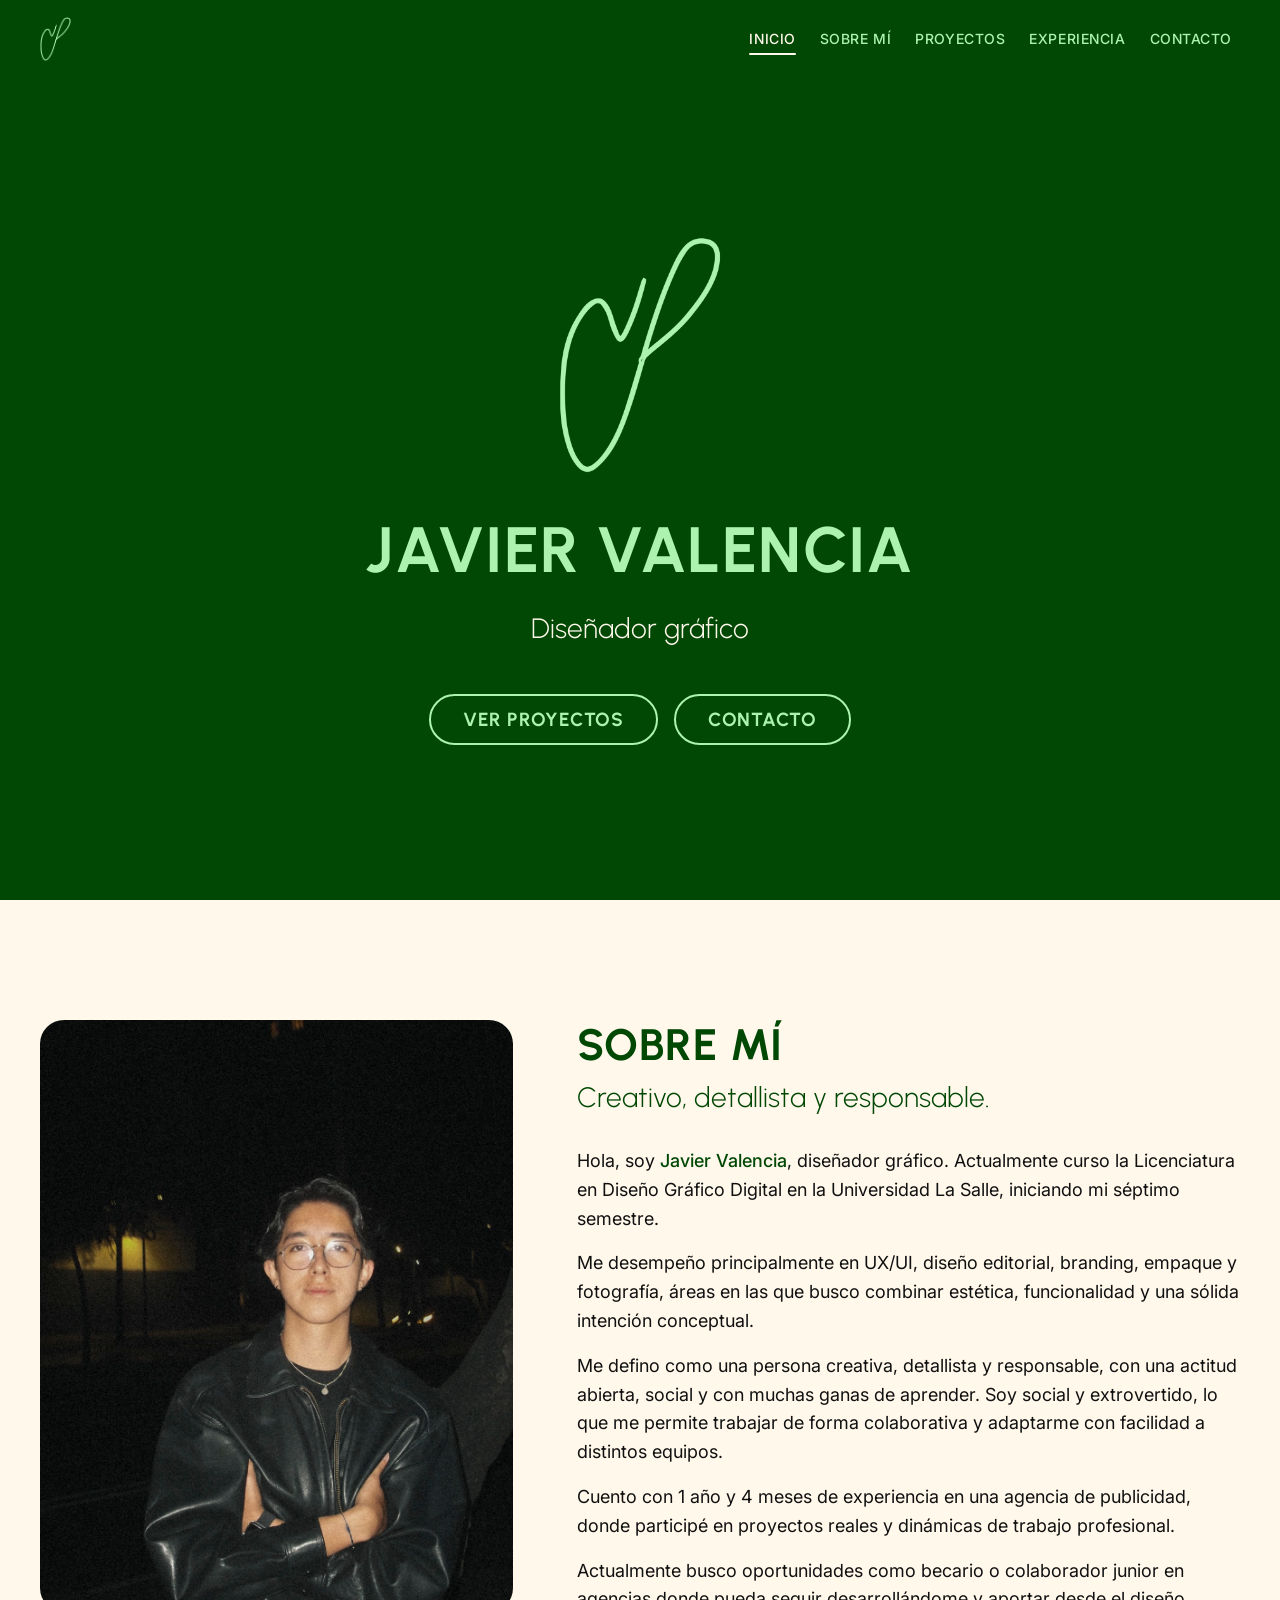
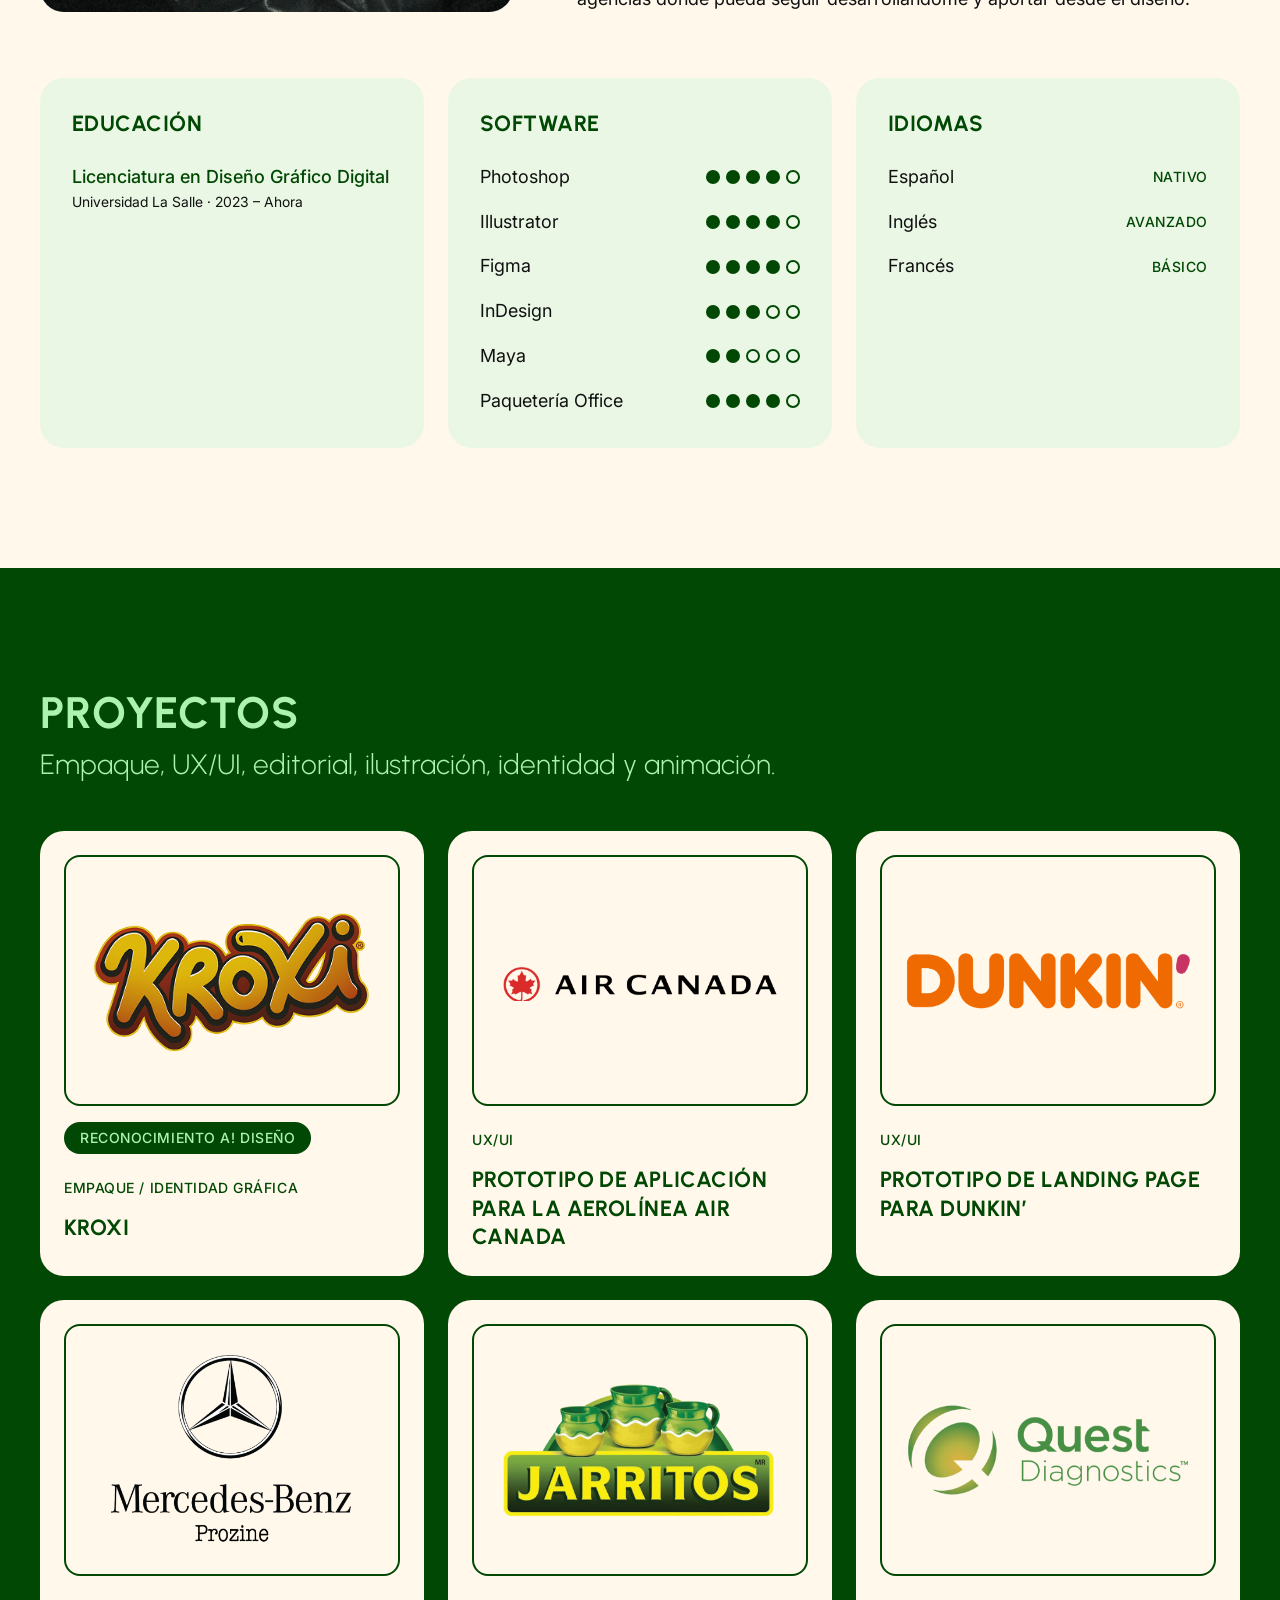
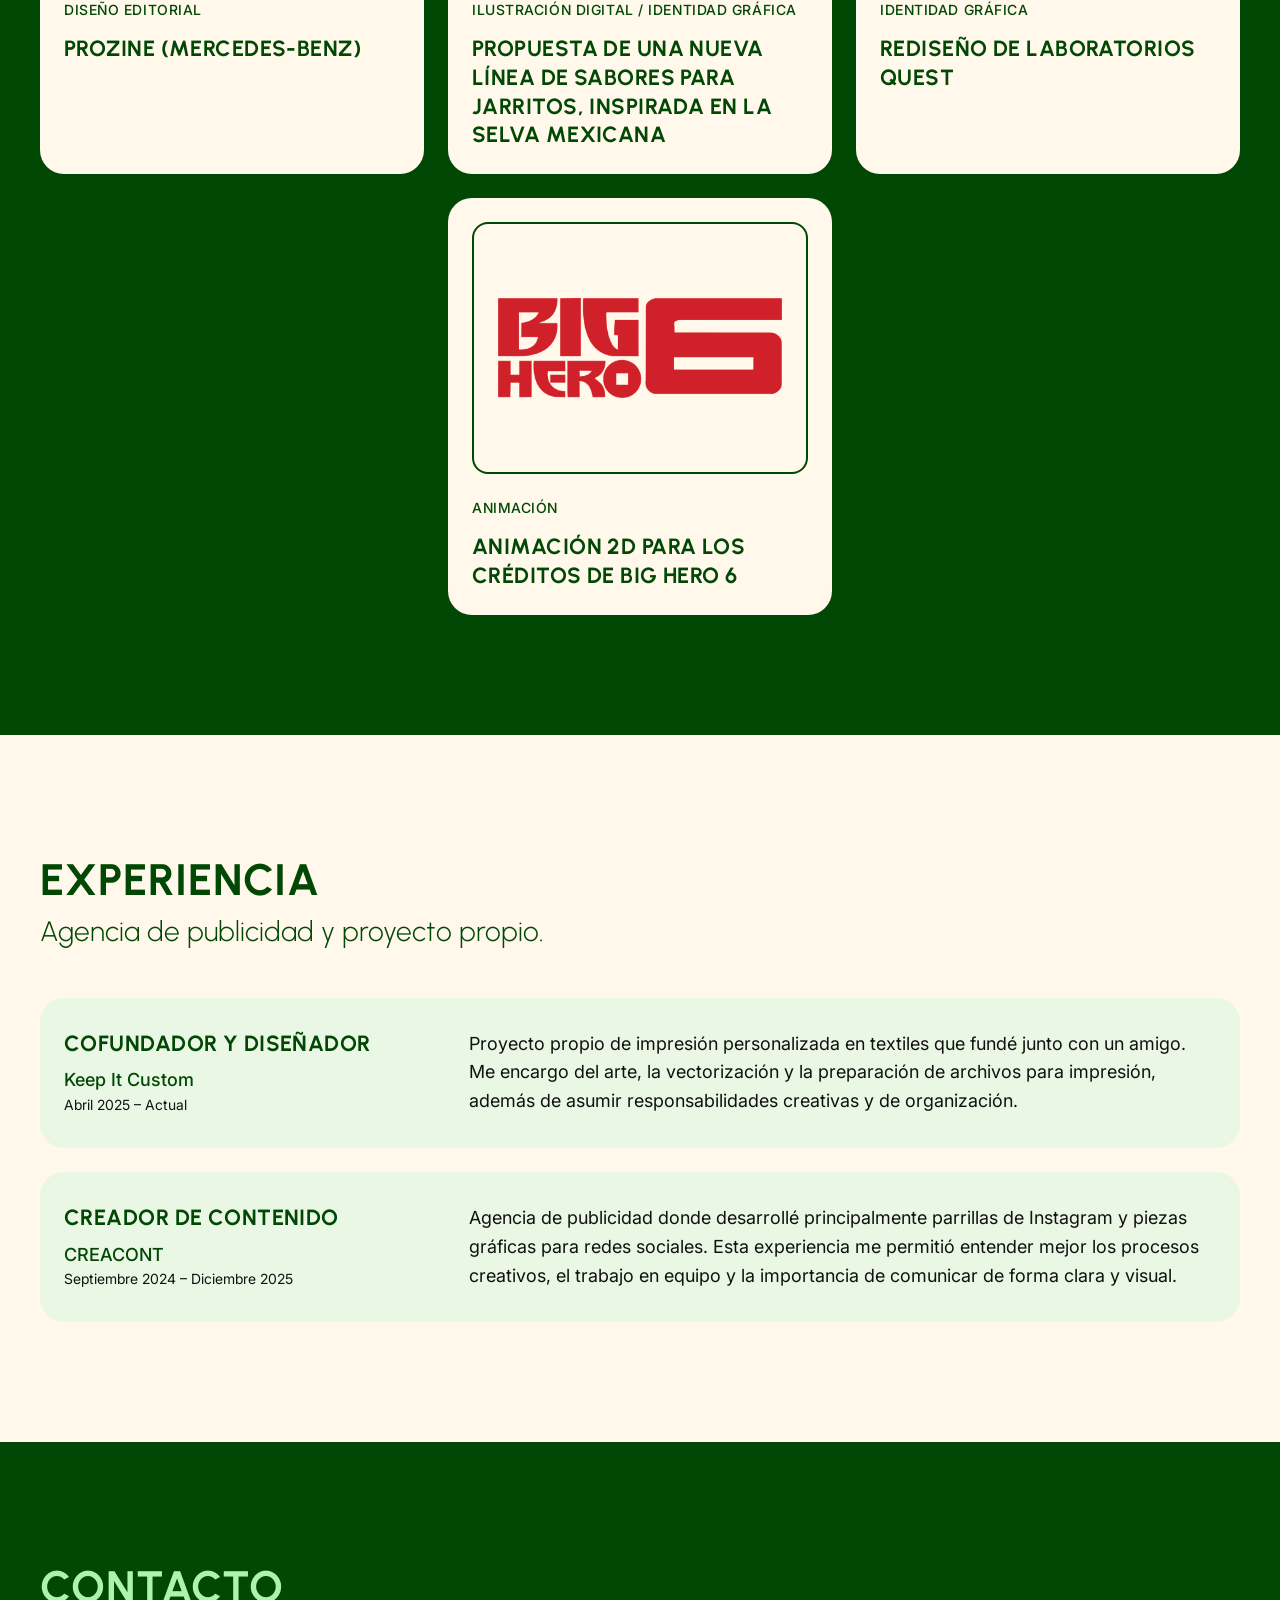
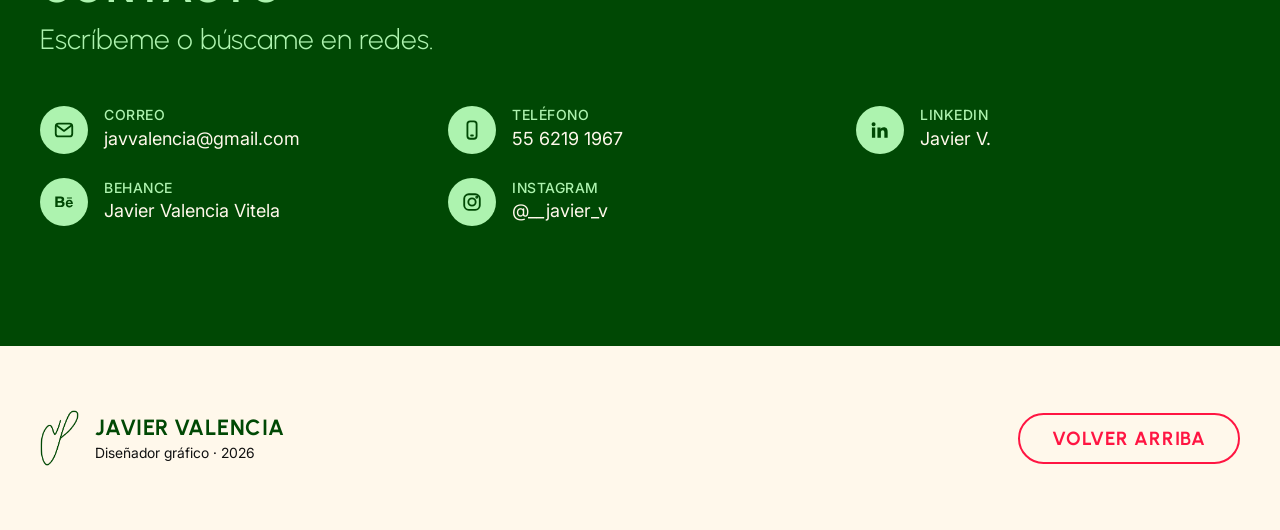
<file: index.html>
<!doctype html>
<html lang="es">
<head>
  <meta charset="utf-8">
  <meta name="viewport" content="width=device-width, initial-scale=1">
  <title>Javier Valencia · Diseñador gráfico</title>
  <meta name="description" content="CV y portafolio de Javier Valencia, diseñador gráfico. UX/UI, diseño editorial, branding, empaque y fotografía.">
  <meta name="theme-color" content="#004804">
  <link rel="icon" type="image/png" href="assets/img/logo-jv-oscuro.png">
  <link rel="preload" href="assets/fonts/Urbanist-Bold.woff2" as="font" type="font/woff2" crossorigin>
  <link rel="preload" href="assets/fonts/Inter-Regular.woff2" as="font" type="font/woff2" crossorigin>
  <style>
    /* ============================================================
       Tipografías (assets/fonts)
       ============================================================ */
    @font-face { font-family: "Urbanist"; src: url("assets/fonts/Urbanist-Light.woff2") format("woff2"); font-weight: 300; font-display: swap; }
    @font-face { font-family: "Urbanist"; src: url("assets/fonts/Urbanist-Bold.woff2") format("woff2"); font-weight: 700; font-display: swap; }
    @font-face { font-family: "Inter"; src: url("assets/fonts/Inter-Regular.woff2") format("woff2"); font-weight: 400; font-display: swap; }
    @font-face { font-family: "Inter"; src: url("assets/fonts/Inter-Medium.woff2") format("woff2"); font-weight: 500; font-display: swap; }

    /* ============================================================
       Tokens derivados de DESIGN.md
       ============================================================ */
    :root {
      /* colors */
      --color-primary: #004804;
      --color-on-primary: #FFF8EB;
      --color-secondary: #ADF3AF;
      --color-on-secondary: #004804;
      --color-tertiary: #FF1542;
      --color-on-tertiary: #FFF8EB;
      --color-neutral: #FFF8EB;
      --color-surface: var(--color-neutral);
      --color-on-surface: #111111;
      --color-surface-inverse: var(--color-primary);
      --color-on-surface-inverse: var(--color-on-primary);
      --color-surface-soft: #EAF7E4;
      --color-surface-inverse-soft: #0E6012;

      /* typography */
      --font-display: "Urbanist", system-ui, sans-serif;
      --font-body: "Inter", system-ui, sans-serif;

      /* spacing */
      --space-unit: 8px;
      --space-xs: 8px;
      --space-sm: 16px;
      --space-md: 24px;
      --space-lg: 32px;
      --space-xl: 48px;
      --space-2xl: 64px;
      --space-button-y: 14px;
      --space-button-x: 32px;
      --space-section: 120px;
      --space-section-tablet: 96px;
      --space-section-mobile: 64px;
      --space-container: 1200px;
      --space-gutter: 24px;
      --space-header-height: 80px;
      --space-touch-target: 44px;
      --space-divider: 2px;

      /* rounded */
      --rounded-sm: 16px;
      --rounded-md: 24px;
      --rounded-full: 9999px;

      /* motion & elevation */
      --ease: ease-out;
      --duration: 0.3s;
      --lift: -6px;
      --shadow-hover: 0 12px 32px rgba(0, 72, 4, 0.15);
      --shadow-hover-dark: 0 12px 32px rgba(17, 17, 17, 0.35);

      /* ritmo vertical (mobile first) */
      --section-pad: var(--space-section-mobile);
    }
    @media (min-width: 768px)  { :root { --section-pad: var(--space-section-tablet); } }
    @media (min-width: 1024px) { :root { --section-pad: var(--space-section); } }

    /* ============================================================
       Base
       ============================================================ */
    *, *::before, *::after { box-sizing: border-box; }
    html { scroll-behavior: smooth; scroll-padding-top: var(--space-header-height); -webkit-text-size-adjust: 100%; }
    body {
      margin: 0; background: var(--color-surface); color: var(--color-on-surface);
      font: 400 16px/1.6 var(--font-body); -webkit-font-smoothing: antialiased; overflow-x: hidden;
    }
    @media (min-width: 768px) { body { font-size: 18px; } }
    img { max-width: 100%; display: block; }
    h1, h2, h3, h4, p, ul, ol, dl, dd, figure { margin: 0; }
    ul[role="list"], ol[role="list"] { list-style: none; padding: 0; }
    a { color: inherit; }
    button { font: inherit; color: inherit; }
    [hidden] { display: none !important; }

    :focus-visible { outline: 3px solid var(--color-primary); outline-offset: 3px; border-radius: var(--rounded-sm); }
    .on-dark :focus-visible { outline-color: var(--color-secondary); }

    .sr-only { position: absolute; width: 1px; height: 1px; padding: 0; margin: -1px; overflow: hidden; clip: rect(0 0 0 0); white-space: nowrap; border: 0; }
    .skip-link {
      position: absolute; left: var(--space-gutter); top: -100px; z-index: 100;
      background: var(--color-primary); color: var(--color-secondary);
      padding: var(--space-button-y) var(--space-button-x); border-radius: var(--rounded-full);
      font: 700 16px/1 var(--font-display); letter-spacing: 0.04em; text-transform: uppercase; text-decoration: none;
    }
    .skip-link:focus { top: var(--space-sm); }

    .container { width: 100%; max-width: calc(var(--space-container) + 2 * var(--space-gutter)); margin-inline: auto; padding-inline: var(--space-gutter); }

    /* ============================================================
       Escala tipográfica (DESIGN.md · typography)
       ============================================================ */
    .t-display { font: 700 40px/1.1 var(--font-display); letter-spacing: 0.02em; text-transform: uppercase; }
    .t-heading { font: 700 32px/1.15 var(--font-display); letter-spacing: 0.02em; text-transform: uppercase; }
    .t-sub     { font: 300 28px/1.3 var(--font-display); letter-spacing: 0; }
    .t-card    { font: 700 22px/1.3 var(--font-display); letter-spacing: 0.02em; text-transform: uppercase; }
    .t-body    { font: 400 16px/1.6 var(--font-body); }
    .t-label   { font: 500 14px/1.4 var(--font-body); letter-spacing: 0.04em; text-transform: uppercase; }
    .t-meta    { font: 400 14px/1.4 var(--font-body); }
    @media (min-width: 768px) {
      .t-display { font-size: 64px; }
      .t-heading { font-size: 44px; }
      .t-body    { font-size: 18px; }
    }

    /* ============================================================
       Secciones alternadas
       ============================================================ */
    .section { padding-block: var(--section-pad); }
    .section--light { background: var(--color-surface); color: var(--color-on-surface); }
    .section--dark  { background: var(--color-surface-inverse); color: var(--color-on-surface-inverse); }
    .section__head { display: grid; gap: var(--space-xs); margin-bottom: var(--space-xl); max-width: 760px; }
    .section--light .section__title, .section--light .section__sub { color: var(--color-primary); }
    .section--dark  .section__title, .section--dark  .section__sub { color: var(--color-secondary); }

    /* ============================================================
       Botones (button-light / button-dark)
       ============================================================ */
    .btn {
      display: inline-flex; align-items: center; justify-content: center; gap: var(--space-xs);
      min-height: var(--space-touch-target); padding: var(--space-button-y) var(--space-button-x);
      border: var(--space-divider) solid currentColor; border-radius: var(--rounded-full); background: transparent;
      font: 700 19px/1 var(--font-display); letter-spacing: 0.04em; text-transform: uppercase;
      text-decoration: none; cursor: pointer;
      transition: background-color var(--duration) var(--ease), color var(--duration) var(--ease), border-color var(--duration) var(--ease);
    }
    .btn svg { width: 18px; height: 18px; flex: none; }
    .btn--light { color: var(--color-tertiary); border-color: var(--color-tertiary); }
    .btn--light:hover { background: var(--color-tertiary); color: var(--color-on-tertiary); }
    .btn--dark { color: var(--color-secondary); border-color: var(--color-secondary); }
    .btn--dark:hover { background: var(--color-secondary); color: var(--color-on-secondary); }

    /* ============================================================
       Logo
       ============================================================ */
    .logo { display: block; height: 48px; width: auto; aspect-ratio: 524 / 755; }

    /* ============================================================
       Header (header / header-on-hero)
       ============================================================ */
    .header {
      position: sticky; top: 0; z-index: 50; height: var(--space-header-height);
      background: var(--color-surface); color: var(--color-primary);
      border-bottom: var(--space-divider) solid transparent;
      transition: background-color var(--duration) var(--ease), color var(--duration) var(--ease), border-color var(--duration) var(--ease);
    }
    .header.is-scrolled { border-bottom-color: var(--color-surface-soft); }
    .header__inner { height: 100%; display: flex; align-items: center; justify-content: space-between; gap: var(--space-md); }
    .brand { display: inline-flex; align-items: center; gap: var(--space-sm); color: var(--color-primary); text-decoration: none; min-height: var(--space-touch-target); }
    .brand__logo { position: relative; display: block; height: 44px; aspect-ratio: 524 / 755; flex: none; }
    .brand__logo .logo { position: absolute; inset: 0; width: 100%; height: 100%; transition: opacity var(--duration) var(--ease); }
    .brand__logo .logo--claro { opacity: 0; }

    .nav__list { display: flex; gap: var(--space-xs); }
    .nav-link {
      position: relative; display: inline-flex; align-items: center; min-height: var(--space-touch-target);
      padding: var(--space-xs); color: var(--color-primary); text-decoration: none;
      transition: color var(--duration) var(--ease);
    }
    .nav-link::after {
      content: ""; position: absolute; left: var(--space-xs); right: var(--space-xs); bottom: 6px;
      height: var(--space-divider); border-radius: var(--rounded-full); background: var(--color-tertiary);
      transform: scaleX(0); transition: transform var(--duration) var(--ease), background-color var(--duration) var(--ease);
    }
    .nav-link:hover, .nav-link[aria-current="true"] { color: var(--color-tertiary); }
    .nav-link[aria-current="true"]::after { transform: scaleX(1); }

    .nav-toggle {
      display: none; place-items: center; width: var(--space-touch-target); height: var(--space-touch-target);
      border: var(--space-divider) solid var(--color-tertiary); border-radius: var(--rounded-full);
      background: transparent; color: var(--color-tertiary); cursor: pointer;
      transition: background-color var(--duration) var(--ease), color var(--duration) var(--ease), border-color var(--duration) var(--ease);
    }
    .nav-toggle:hover { background: var(--color-tertiary); color: var(--color-on-tertiary); }
    .nav-toggle svg { width: 20px; height: 20px; }
    .nav-toggle .icon-close { display: none; }
    .nav-toggle[aria-expanded="true"] .icon-open { display: none; }
    .nav-toggle[aria-expanded="true"] .icon-close { display: block; }

    /* Estado sobre el hero: verde fuerte; sin rojo sobre verde */
    .header.is-on-hero { background: var(--color-surface-inverse); color: var(--color-secondary); border-bottom-color: transparent; }
    .header.is-on-hero .brand { color: var(--color-secondary); }
    .header.is-on-hero .brand__logo .logo--claro { opacity: 1; }
    .header.is-on-hero .brand__logo .logo--oscuro { opacity: 0; }
    .header.is-on-hero .nav-link { color: var(--color-secondary); }
    .header.is-on-hero .nav-link:hover, .header.is-on-hero .nav-link[aria-current="true"] { color: var(--color-on-primary); }
    .header.is-on-hero .nav-link::after { background: var(--color-on-primary); }
    .header.is-on-hero .nav-toggle { border-color: var(--color-secondary); color: var(--color-secondary); }
    .header.is-on-hero .nav-toggle:hover { background: var(--color-secondary); color: var(--color-primary); }
    .header.is-on-hero :focus-visible { outline-color: var(--color-secondary); }

    @media (max-width: 1023px) {
      .js .nav-toggle { display: grid; }
      .js .nav {
        position: fixed; inset: var(--space-header-height) 0 auto 0;
        background: var(--color-surface); padding: var(--space-sm) var(--space-gutter) var(--space-lg);
        border-bottom: var(--space-divider) solid var(--color-surface-soft);
        visibility: hidden; opacity: 0; transform: translateY(-8px);
        transition: opacity var(--duration) var(--ease), transform var(--duration) var(--ease), visibility 0s linear var(--duration);
      }
      .js .nav.is-open { visibility: visible; opacity: 1; transform: none; transition-delay: 0s; }
      .js .header.is-on-hero .nav { background: var(--color-surface-inverse); border-bottom-color: var(--color-surface-inverse-soft); }
      .js .nav__list { flex-direction: column; gap: 0; }
      .nav { overflow-x: auto; }
    }

    /* ============================================================
       Inicio (hero): pantalla completa, centrado
       ============================================================ */
    .hero {
      background: var(--color-surface-inverse); color: var(--color-on-surface-inverse);
      min-height: calc(100vh - var(--space-header-height));
      min-height: calc(100svh - var(--space-header-height));
      display: grid; place-items: center; text-align: center;
      padding-block: var(--space-2xl);
    }
    .hero__inner { display: grid; justify-items: center; gap: var(--space-md); }
    .hero__logo { height: 180px; }
    .hero__title { color: var(--color-secondary); margin-top: var(--space-sm); }
    .hero__title:focus { outline: none; }
    .hero__sub { color: var(--color-on-primary); }
    .hero__actions { display: flex; flex-wrap: wrap; justify-content: center; gap: var(--space-sm); margin-top: var(--space-md); }
    @media (min-width: 768px) { .hero__logo { height: 240px; } }

    /* ============================================================
       Sobre mí
       ============================================================ */
    .about { display: grid; gap: var(--space-xl); align-items: start; }
    @media (min-width: 1024px) { .about { grid-template-columns: 5fr 7fr; gap: var(--space-2xl); } }
    .photo { border-radius: var(--rounded-md); overflow: hidden; aspect-ratio: 4 / 5; background: var(--color-surface-soft); max-width: 480px; width: 100%; }
    .photo > img { width: 100%; height: 100%; object-fit: cover; object-position: 50% 60%; }
    .photo__fallback { width: 100%; height: 100%; display: grid; place-items: center; color: var(--color-primary); }
    .photo__fallback .logo { height: 40%; width: auto; }
    .about__text { display: grid; gap: var(--space-sm); max-width: 680px; }
    .about__text strong { color: var(--color-primary); font-weight: 500; }

    .info-grid { display: grid; gap: var(--space-md); margin-top: var(--space-2xl); }
    @media (min-width: 768px)  { .info-grid { grid-template-columns: repeat(2, 1fr); } }
    @media (min-width: 1024px) { .info-grid { grid-template-columns: repeat(3, 1fr); } }

    /* info-box */
    .box { background: var(--color-surface-soft); color: var(--color-on-surface); border-radius: var(--rounded-md); padding: var(--space-lg); }
    .box__title { color: var(--color-primary); margin-bottom: var(--space-md); }
    .rows { display: grid; gap: var(--space-sm); }
    .row { display: flex; align-items: center; justify-content: space-between; gap: var(--space-sm); flex-wrap: wrap; }
    .row__level { color: var(--color-primary); }
    .degree { color: var(--color-primary); font-weight: 500; }

    /* level-dot / level-dot-empty */
    .dots { display: inline-flex; gap: 6px; }
    .dot { width: 14px; height: 14px; border-radius: var(--rounded-full); background: var(--color-surface-soft); border: var(--space-divider) solid var(--color-primary); }
    .dot--on { background: var(--color-primary); }

    /* ============================================================
       Proyectos (card-project-dark)
       ============================================================ */
    /* Cuadrícula de proyectos: la última fila incompleta queda centrada */
    .projects { display: flex; flex-wrap: wrap; justify-content: center; gap: var(--space-md); }
    .projects > li { flex: 0 1 100%; }
    @media (min-width: 768px)  { .projects > li { flex-basis: calc((100% - var(--space-md)) / 2); } }
    @media (min-width: 1024px) { .projects > li { flex-basis: calc((100% - 2 * var(--space-md)) / 3); } }
    .card-project {
      height: 100%; display: flex; flex-direction: column; gap: var(--space-sm);
      background: var(--color-surface); color: var(--color-on-surface);
      border-radius: var(--rounded-md); padding: var(--space-md);
      transition: transform var(--duration) var(--ease), box-shadow var(--duration) var(--ease);
    }
    .card-project:hover, .card-project:focus-within { transform: translateY(var(--lift)); box-shadow: var(--shadow-hover-dark); }
    .card-project__media { position: relative; border-radius: var(--rounded-sm); overflow: hidden; aspect-ratio: 4 / 3; background: transparent; border: var(--space-divider) solid var(--color-primary); }
    .card-project__img, .card-project__fallback { width: 100%; height: 100%; transition: transform var(--duration) var(--ease); }
    .card-project__img { object-fit: contain; padding: var(--space-md); }
    .card-project__fallback { display: grid; place-items: center; text-align: center; padding: var(--space-md); color: var(--color-primary); font: 700 28px/1.15 var(--font-display); letter-spacing: 0.02em; text-transform: uppercase; }
    .card-project:hover .card-project__img, .card-project:hover .card-project__fallback,
    .card-project:focus-within .card-project__img, .card-project:focus-within .card-project__fallback { transform: scale(1.04); }
    .card-project__category { color: var(--color-primary); margin-top: var(--space-xs); }
    .card-project__title { color: var(--color-primary); }
    /* Toda la tarjeta abre la página del proyecto (el enlace se extiende sobre la tarjeta) */
    .card-project { position: relative; }
    .card-project__link { color: inherit; text-decoration: none; }
    .card-project__link::after { content: ""; position: absolute; inset: 0; border-radius: var(--rounded-md); }
    .card-project__link:focus-visible { outline: none; }
    .card-project:has(.card-project__link:focus-visible) { outline: 3px solid var(--color-secondary); outline-offset: 4px; }
    .tag { display: inline-flex; align-items: center; align-self: flex-start; padding: 6px var(--space-sm); border-radius: var(--rounded-full); background: var(--color-primary); color: var(--color-secondary); }

    /* ============================================================
       Experiencia (card-experience)
       ============================================================ */
    .experience { display: grid; gap: var(--space-md); }
    .card-experience { background: var(--color-surface-soft); border-radius: var(--rounded-md); padding: var(--space-md); display: grid; gap: var(--space-sm); }
    @media (min-width: 768px) { .card-experience { grid-template-columns: 1fr 2fr; gap: var(--space-lg); padding: var(--space-lg) var(--space-md); } }
    .card-experience__title { color: var(--color-primary); }
    .card-experience__place { color: var(--color-primary); font-weight: 500; margin-top: var(--space-xs); }
    .card-experience__meta { color: var(--color-on-surface); }

    /* ============================================================
       Contacto (icon-circle / contact-link)
       ============================================================ */
    .contact { display: grid; gap: var(--space-md); }
    @media (min-width: 768px)  { .contact { grid-template-columns: repeat(2, 1fr); } }
    @media (min-width: 1024px) { .contact { grid-template-columns: repeat(3, 1fr); } }
    .contact-link {
      display: flex; align-items: center; gap: var(--space-sm); min-height: var(--space-touch-target);
      color: var(--color-on-surface-inverse); text-decoration: none; border-radius: var(--rounded-full);
    }
    .contact-link__text { display: grid; min-width: 0; }
    .contact-link__label { color: var(--color-secondary); }
    .contact-link__value { overflow-wrap: anywhere; }
    .icon-circle {
      width: 48px; height: 48px; flex: none; border-radius: var(--rounded-full); display: grid; place-items: center;
      background: var(--color-secondary); color: var(--color-primary);
      transition: background-color var(--duration) var(--ease), color var(--duration) var(--ease);
    }
    .icon-circle svg { width: 22px; height: 22px; }
    .contact-link:hover .icon-circle, .contact-link:focus-visible .icon-circle { background: var(--color-on-primary); color: var(--color-primary); }

    /* ============================================================
       Pie de página (footer)
       ============================================================ */
    .footer { background: var(--color-surface); color: var(--color-primary); padding-block: var(--space-2xl); }
    .footer__inner { display: flex; flex-wrap: wrap; gap: var(--space-md); align-items: center; justify-content: space-between; }
    .footer__brand { display: flex; align-items: center; gap: var(--space-sm); }
    .footer__brand .logo { height: 56px; }
    .footer__meta { color: var(--color-on-surface); }

    /* ============================================================
       Aparición al hacer scroll
       ============================================================ */
    .js .reveal { opacity: 0; transform: translateY(16px); transition: opacity 0.6s var(--ease), transform 0.6s var(--ease); }
    .js .reveal.is-in { opacity: 1; transform: none; }

    @media (prefers-reduced-motion: reduce) {
      html { scroll-behavior: auto; }
      *, *::before, *::after { transition-duration: 0.01ms !important; animation-duration: 0.01ms !important; }
      .js .reveal { opacity: 1; transform: none; }
      .card-project:hover, .card-project:focus-within { transform: none; }
    }
  </style>
  <script>document.documentElement.classList.add("js");</script>
</head>
<body>
  <a class="skip-link" href="#contenido">Saltar al contenido</a>

  <!-- ===================== Header ===================== -->
  <header class="header is-on-hero">
    <div class="container header__inner">
      <a class="brand" href="#inicio" aria-label="Javier Valencia: ir al inicio">
        <span class="brand__logo" aria-hidden="true">
          <img class="logo logo--claro" src="assets/img/logo-jv-claro.png" alt="" width="524" height="755">
          <img class="logo logo--oscuro" src="assets/img/logo-jv-oscuro.png" alt="" width="524" height="755">
        </span>
      </a>

      <button class="nav-toggle" type="button" aria-expanded="false" aria-controls="nav" aria-label="Abrir menú">
        <svg class="icon-open" viewBox="0 0 24 24" fill="none" stroke="currentColor" stroke-width="2.5" stroke-linecap="round" aria-hidden="true"><path d="M4 7h16M4 12h16M4 17h16"/></svg>
        <svg class="icon-close" viewBox="0 0 24 24" fill="none" stroke="currentColor" stroke-width="2.5" stroke-linecap="round" aria-hidden="true"><path d="M6 6l12 12M18 6L6 18"/></svg>
      </button>

      <nav class="nav" id="nav" aria-label="Secciones">
        <ul class="nav__list" role="list">
          <li><a class="nav-link t-label" href="#inicio">Inicio</a></li>
          <li><a class="nav-link t-label" href="#sobre-mi">Sobre mí</a></li>
          <li><a class="nav-link t-label" href="#proyectos">Proyectos</a></li>
          <li><a class="nav-link t-label" href="#experiencia">Experiencia</a></li>
          <li><a class="nav-link t-label" href="#contacto">Contacto</a></li>
        </ul>
      </nav>
    </div>
  </header>

  <main id="contenido" tabindex="-1">

    <!-- ===================== Inicio ===================== -->
    <section class="hero on-dark" id="inicio" aria-labelledby="hero-title">
      <div class="container hero__inner">
        <img class="logo hero__logo reveal" src="assets/img/logo-jv-claro.png" alt="Logotipo jv" width="524" height="755">
        <h1 class="t-display hero__title reveal" id="hero-title" tabindex="-1">Javier Valencia</h1>
        <p class="t-sub hero__sub reveal">Diseñador gráfico</p>
        <div class="hero__actions reveal">
          <a class="btn btn--dark" href="#proyectos">Ver proyectos</a>
          <a class="btn btn--dark" href="#contacto">Contacto</a>
        </div>
      </div>
    </section>

    <!-- ===================== Sobre mí ===================== -->
    <section class="section section--light" id="sobre-mi" aria-labelledby="sobre-mi-title">
      <div class="container">
        <div class="about">
          <figure class="photo reveal">
            <img src="assets/img/foto-javier-web.jpg" alt="Javier Valencia de pie con los brazos cruzados, con lentes y chamarra de piel negra, de noche" width="1045" height="1400" loading="lazy" data-fallback>
            <div class="photo__fallback" hidden><img class="logo" src="assets/img/logo-jv-oscuro.png" alt="" width="524" height="755"></div>
          </figure>

          <div class="about__text">
            <header class="section__head reveal" style="margin-bottom: var(--space-sm);">
              <h2 class="t-heading section__title" id="sobre-mi-title">Sobre mí</h2>
              <p class="t-sub section__sub">Creativo, detallista y responsable.</p>
            </header>
            <p class="t-body reveal">Hola, soy <strong>Javier Valencia</strong>, diseñador gráfico. Actualmente curso la Licenciatura en Diseño Gráfico Digital en la Universidad La Salle, iniciando mi séptimo semestre.</p>
            <p class="t-body reveal">Me desempeño principalmente en UX/UI, diseño editorial, branding, empaque y fotografía, áreas en las que busco combinar estética, funcionalidad y una sólida intención conceptual.</p>
            <p class="t-body reveal">Me defino como una persona creativa, detallista y responsable, con una actitud abierta, social y con muchas ganas de aprender. Soy social y extrovertido, lo que me permite trabajar de forma colaborativa y adaptarme con facilidad a distintos equipos.</p>
            <p class="t-body reveal">Cuento con 1 año y 4 meses de experiencia en una agencia de publicidad, donde participé en proyectos reales y dinámicas de trabajo profesional.</p>
            <p class="t-body reveal">Actualmente busco oportunidades como becario o colaborador junior en agencias donde pueda seguir desarrollándome y aportar desde el diseño.</p>
          </div>
        </div>

        <div class="info-grid">
          <article class="box reveal" aria-labelledby="educacion-title">
            <h3 class="t-card box__title" id="educacion-title">Educación</h3>
            <p class="t-body degree">Licenciatura en Diseño Gráfico Digital</p>
            <p class="t-meta">Universidad La Salle · 2023 – Ahora</p>
          </article>

          <article class="box reveal" aria-labelledby="software-title">
            <h3 class="t-card box__title" id="software-title">Software</h3>
            <ul class="rows" role="list">
              <li class="row"><span class="t-body">Photoshop</span><span class="dots" role="img" aria-label="Nivel 4 de 5"><span class="dot dot--on"></span><span class="dot dot--on"></span><span class="dot dot--on"></span><span class="dot dot--on"></span><span class="dot"></span></span></li>
              <li class="row"><span class="t-body">Illustrator</span><span class="dots" role="img" aria-label="Nivel 4 de 5"><span class="dot dot--on"></span><span class="dot dot--on"></span><span class="dot dot--on"></span><span class="dot dot--on"></span><span class="dot"></span></span></li>
              <li class="row"><span class="t-body">Figma</span><span class="dots" role="img" aria-label="Nivel 4 de 5"><span class="dot dot--on"></span><span class="dot dot--on"></span><span class="dot dot--on"></span><span class="dot dot--on"></span><span class="dot"></span></span></li>
              <li class="row"><span class="t-body">InDesign</span><span class="dots" role="img" aria-label="Nivel 3 de 5"><span class="dot dot--on"></span><span class="dot dot--on"></span><span class="dot dot--on"></span><span class="dot"></span><span class="dot"></span></span></li>
              <li class="row"><span class="t-body">Maya</span><span class="dots" role="img" aria-label="Nivel 2 de 5"><span class="dot dot--on"></span><span class="dot dot--on"></span><span class="dot"></span><span class="dot"></span><span class="dot"></span></span></li>
              <li class="row"><span class="t-body">Paquetería Office</span><span class="dots" role="img" aria-label="Nivel 4 de 5"><span class="dot dot--on"></span><span class="dot dot--on"></span><span class="dot dot--on"></span><span class="dot dot--on"></span><span class="dot"></span></span></li>
            </ul>
          </article>

          <article class="box reveal" aria-labelledby="idiomas-title">
            <h3 class="t-card box__title" id="idiomas-title">Idiomas</h3>
            <dl class="rows">
              <div class="row"><dt class="t-body">Español</dt><dd class="t-label row__level">Nativo</dd></div>
              <div class="row"><dt class="t-body">Inglés</dt><dd class="t-label row__level">Avanzado</dd></div>
              <div class="row"><dt class="t-body">Francés</dt><dd class="t-label row__level">Básico</dd></div>
            </dl>
          </article>
        </div>
      </div>
    </section>

    <!-- ===================== Proyectos ===================== -->
    <section class="section section--dark on-dark" id="proyectos" aria-labelledby="proyectos-title">
      <div class="container">
        <header class="section__head reveal">
          <h2 class="t-heading section__title" id="proyectos-title">Proyectos</h2>
          <p class="t-sub section__sub">Empaque, UX/UI, editorial, ilustración, identidad y animación.</p>
        </header>

        <ul class="projects" role="list">
          <li class="reveal">
            <article class="card-project" aria-labelledby="p-kroxi">
              <div class="card-project__media">
                <img class="card-project__img" src="assets/img/web/logos/kroxi.png" alt="Logotipo de Kroxi" loading="lazy" data-fallback>
                <div class="card-project__fallback" aria-hidden="true" hidden>Kroxi</div>
              </div>
              <span class="tag t-label">Reconocimiento a! diseño</span>
              <p class="t-label card-project__category">Empaque / Identidad gráfica</p>
              <h3 class="t-card card-project__title" id="p-kroxi"><a class="card-project__link" href="proyectos/kroxi.html">Kroxi</a></h3>
            </article>
          </li>
          <li class="reveal">
            <article class="card-project" aria-labelledby="p-aircanada">
              <div class="card-project__media">
                <img class="card-project__img" src="assets/img/web/logos/air-canada.png" alt="Logotipo de Air Canada" loading="lazy" data-fallback>
                <div class="card-project__fallback" aria-hidden="true" hidden>Air Canada</div>
              </div>
              <p class="t-label card-project__category">UX/UI</p>
              <h3 class="t-card card-project__title" id="p-aircanada"><a class="card-project__link" href="proyectos/air-canada.html">Prototipo de aplicación para la aerolínea Air Canada</a></h3>
            </article>
          </li>
          <li class="reveal">
            <article class="card-project" aria-labelledby="p-dunkin">
              <div class="card-project__media">
                <img class="card-project__img" src="assets/img/web/logos/dunkin.png" alt="Logotipo de Dunkin’" loading="lazy" data-fallback>
                <div class="card-project__fallback" aria-hidden="true" hidden>Dunkin’</div>
              </div>
              <p class="t-label card-project__category">UX/UI</p>
              <h3 class="t-card card-project__title" id="p-dunkin"><a class="card-project__link" href="proyectos/dunkin.html">Prototipo de landing page para Dunkin’</a></h3>
            </article>
          </li>
          <li class="reveal">
            <article class="card-project" aria-labelledby="p-prozine">
              <div class="card-project__media">
                <img class="card-project__img" src="assets/img/web/logos/prozine.png" alt="Logotipo de Mercedes-Benz Prozine" loading="lazy" data-fallback>
                <div class="card-project__fallback" aria-hidden="true" hidden>Prozine</div>
              </div>
              <p class="t-label card-project__category">Diseño editorial</p>
              <h3 class="t-card card-project__title" id="p-prozine"><a class="card-project__link" href="proyectos/prozine.html">Prozine (Mercedes-Benz)</a></h3>
            </article>
          </li>
          <li class="reveal">
            <article class="card-project" aria-labelledby="p-jarritos">
              <div class="card-project__media">
                <img class="card-project__img" src="assets/img/web/logos/jarritos.png" alt="Logotipo de Jarritos" loading="lazy" data-fallback>
                <div class="card-project__fallback" aria-hidden="true" hidden>Jarritos</div>
              </div>
              <p class="t-label card-project__category">Ilustración digital / Identidad gráfica</p>
              <h3 class="t-card card-project__title" id="p-jarritos"><a class="card-project__link" href="proyectos/jarritos.html">Propuesta de una nueva línea de sabores para Jarritos, inspirada en la Selva Mexicana</a></h3>
            </article>
          </li>
          <li class="reveal">
            <article class="card-project" aria-labelledby="p-quest">
              <div class="card-project__media">
                <img class="card-project__img" src="assets/img/web/logos/quest.png" alt="Logotipo de Laboratorios Quest" loading="lazy" data-fallback>
                <div class="card-project__fallback" aria-hidden="true" hidden>Quest</div>
              </div>
              <p class="t-label card-project__category">Identidad gráfica</p>
              <h3 class="t-card card-project__title" id="p-quest"><a class="card-project__link" href="proyectos/quest.html">Rediseño de Laboratorios Quest</a></h3>
            </article>
          </li>
          <li class="reveal">
            <article class="card-project" aria-labelledby="p-bighero">
              <div class="card-project__media">
                <img class="card-project__img" src="assets/img/web/logos/big-hero-6.png" alt="Logotipo de Big Hero 6" loading="lazy" data-fallback>
                <div class="card-project__fallback" aria-hidden="true" hidden>Big Hero 6</div>
              </div>
              <p class="t-label card-project__category">Animación</p>
              <h3 class="t-card card-project__title" id="p-bighero"><a class="card-project__link" href="proyectos/big-hero-6.html">Animación 2D para los créditos de Big Hero 6</a></h3>
            </article>
          </li>
        </ul>
      </div>
    </section>

    <!-- ===================== Experiencia ===================== -->
    <section class="section section--light" id="experiencia" aria-labelledby="experiencia-title">
      <div class="container">
        <header class="section__head reveal">
          <h2 class="t-heading section__title" id="experiencia-title">Experiencia</h2>
          <p class="t-sub section__sub">Agencia de publicidad y proyecto propio.</p>
        </header>

        <ol class="experience" role="list">
          <li class="card-experience reveal">
            <div>
              <h3 class="t-card card-experience__title">Cofundador y diseñador</h3>
              <p class="t-body card-experience__place">Keep It Custom</p>
              <p class="t-meta card-experience__meta">Abril 2025 – Actual</p>
            </div>
            <p class="t-body">Proyecto propio de impresión personalizada en textiles que fundé junto con un amigo. Me encargo del arte, la vectorización y la preparación de archivos para impresión, además de asumir responsabilidades creativas y de organización.</p>
          </li>
          <li class="card-experience reveal">
            <div>
              <h3 class="t-card card-experience__title">Creador de contenido</h3>
              <p class="t-body card-experience__place">CREACONT</p>
              <p class="t-meta card-experience__meta">Septiembre 2024 – Diciembre 2025</p>
            </div>
            <p class="t-body">Agencia de publicidad donde desarrollé principalmente parrillas de Instagram y piezas gráficas para redes sociales. Esta experiencia me permitió entender mejor los procesos creativos, el trabajo en equipo y la importancia de comunicar de forma clara y visual.</p>
          </li>
        </ol>
      </div>
    </section>

    <!-- ===================== Contacto ===================== -->
    <section class="section section--dark on-dark" id="contacto" aria-labelledby="contacto-title">
      <div class="container">
        <header class="section__head reveal">
          <h2 class="t-heading section__title" id="contacto-title">Contacto</h2>
          <p class="t-sub section__sub">Escríbeme o búscame en redes.</p>
        </header>

        <ul class="contact" role="list">
          <li class="reveal">
            <a class="contact-link" href="mailto:javvalencia@gmail.com">
              <span class="icon-circle" aria-hidden="true"><svg viewBox="0 0 24 24" fill="none" stroke="currentColor" stroke-width="2" stroke-linecap="round" stroke-linejoin="round"><rect x="3" y="5" width="18" height="14" rx="3"/><path d="M4 7l8 6 8-6"/></svg></span>
              <span class="contact-link__text"><span class="t-label contact-link__label">Correo</span><span class="t-body contact-link__value">javvalencia@gmail.com</span></span>
            </a>
          </li>
          <li class="reveal">
            <a class="contact-link" href="tel:+525562191967">
              <span class="icon-circle" aria-hidden="true"><svg viewBox="0 0 24 24" fill="none" stroke="currentColor" stroke-width="2" stroke-linecap="round" stroke-linejoin="round"><rect x="7" y="2.5" width="10" height="19" rx="3"/><path d="M11 18h2"/></svg></span>
              <span class="contact-link__text"><span class="t-label contact-link__label">Teléfono</span><span class="t-body contact-link__value">55 6219 1967</span></span>
            </a>
          </li>
          <li class="reveal">
            <a class="contact-link" href="https://www.linkedin.com/in/javier-v-46b795307/" target="_blank" rel="noopener noreferrer">
              <span class="icon-circle" aria-hidden="true"><svg viewBox="0 0 24 24" fill="currentColor"><path d="M5 3.5a2.2 2.2 0 1 1 0 4.4 2.2 2.2 0 0 1 0-4.4zM3.2 9.4h3.6V20.5H3.2zM9.2 9.4h3.4v1.5h.05c.48-.9 1.66-1.85 3.4-1.85 3.64 0 4.3 2.4 4.3 5.5v5.95h-3.6v-5.27c0-1.26-.02-2.88-1.75-2.88-1.76 0-2.03 1.37-2.03 2.79v5.36H9.2z"/></svg></span>
              <span class="contact-link__text"><span class="t-label contact-link__label">LinkedIn</span><span class="t-body contact-link__value">Javier V.<span class="sr-only"> (se abre en una pestaña nueva)</span></span></span>
            </a>
          </li>
          <li class="reveal">
            <a class="contact-link" href="https://www.behance.net/javiervalenci5" target="_blank" rel="noopener noreferrer">
              <span class="icon-circle" aria-hidden="true"><svg viewBox="0 0 24 24" fill="currentColor"><path d="M2.5 6h6.1c2.2 0 3.6 1.1 3.6 2.9 0 1.2-.6 2-1.6 2.4 1.4.4 2.1 1.4 2.1 2.8 0 2.2-1.7 3.4-4.2 3.4H2.5zm2.6 2.1v2.7h3c.9 0 1.5-.5 1.5-1.4 0-.8-.6-1.3-1.5-1.3zm0 4.7v3h3.3c1 0 1.7-.6 1.7-1.5 0-.9-.7-1.5-1.7-1.5zM15.2 7h5.4v1.3h-5.4zM17.9 9.6c2.6 0 3.9 1.8 3.8 4.6h-5.8c.1 1.3.9 2 2.1 2 .9 0 1.4-.4 1.7-1h1.9c-.5 1.8-1.9 2.7-3.7 2.7-2.4 0-4-1.6-4-4.1 0-2.5 1.6-4.2 4-4.2zm-.1 1.6c-1 0-1.7.6-1.9 1.7h3.7c-.1-1.1-.8-1.7-1.8-1.7z"/></svg></span>
              <span class="contact-link__text"><span class="t-label contact-link__label">Behance</span><span class="t-body contact-link__value">Javier Valencia Vitela<span class="sr-only"> (se abre en una pestaña nueva)</span></span></span>
            </a>
          </li>
          <li class="reveal">
            <a class="contact-link" href="https://www.instagram.com/__javier_v/" target="_blank" rel="noopener noreferrer">
              <span class="icon-circle" aria-hidden="true"><svg viewBox="0 0 24 24" fill="none" stroke="currentColor" stroke-width="2" stroke-linecap="round" stroke-linejoin="round"><rect x="3.5" y="3.5" width="17" height="17" rx="5"/><circle cx="12" cy="12" r="4"/><circle cx="17.2" cy="6.8" r="0.6" fill="currentColor"/></svg></span>
              <span class="contact-link__text"><span class="t-label contact-link__label">Instagram</span><span class="t-body contact-link__value">@__javier_v<span class="sr-only"> (se abre en una pestaña nueva)</span></span></span>
            </a>
          </li>
        </ul>
      </div>
    </section>
  </main>

  <!-- ===================== Pie de página ===================== -->
  <footer class="footer">
    <div class="container footer__inner">
      <div class="footer__brand">
        <img class="logo" src="assets/img/logo-jv-oscuro.png" alt="" width="524" height="755">
        <div>
          <p class="t-card">Javier Valencia</p>
          <p class="t-meta footer__meta">Diseñador gráfico · <span id="year">2026</span></p>
        </div>
      </div>
      <a class="btn btn--light" href="#inicio" data-back-to-top>Volver arriba</a>
    </div>
  </footer>

  <script>
  (function () {
    "use strict";
    var reduceMotion = window.matchMedia("(prefers-reduced-motion: reduce)").matches;
    var header = document.querySelector(".header");

    /* ---------- Imágenes pendientes: si falta el archivo, se muestra el respaldo ---------- */
    document.querySelectorAll("img[data-fallback]").forEach(function (img) {
      function useFallback() {
        img.hidden = true;
        var fb = img.nextElementSibling;
        if (fb) fb.hidden = false;
      }
      if (img.complete && img.naturalWidth === 0) useFallback();
      else img.addEventListener("error", useFallback);
    });

    /* ---------- Menú hamburguesa ---------- */
    var toggle = document.querySelector(".nav-toggle");
    var nav = document.getElementById("nav");
    function setMenu(open) {
      toggle.setAttribute("aria-expanded", String(open));
      toggle.setAttribute("aria-label", open ? "Cerrar menú" : "Abrir menú");
      nav.classList.toggle("is-open", open);
    }
    toggle.addEventListener("click", function () { setMenu(toggle.getAttribute("aria-expanded") !== "true"); });
    nav.addEventListener("click", function (e) { if (e.target.closest("a")) setMenu(false); });
    document.addEventListener("keydown", function (e) {
      if (e.key === "Escape" && toggle.getAttribute("aria-expanded") === "true") { setMenu(false); toggle.focus(); }
    });
    window.matchMedia("(min-width: 1024px)").addEventListener("change", function (mq) { if (mq.matches) setMenu(false); });

    /* ---------- Header: borde al hacer scroll ---------- */
    function onScroll() { header.classList.toggle("is-scrolled", window.scrollY > 8); }
    window.addEventListener("scroll", onScroll, { passive: true }); onScroll();

    /* ---------- Header verde sobre el hero, hueso al bajar ---------- */
    var hero = document.getElementById("inicio");
    if ("IntersectionObserver" in window) {
      new IntersectionObserver(function (entries) {
        header.classList.toggle("is-on-hero", entries[0].isIntersecting);
      }, { rootMargin: "-" + header.offsetHeight + "px 0px 0px 0px", threshold: 0 }).observe(hero);
    } else {
      header.classList.remove("is-on-hero");
    }

    /* ---------- Enlace de la sección actual ---------- */
    var links = Array.prototype.slice.call(nav.querySelectorAll(".nav-link"));
    var byId = {};
    links.forEach(function (a) { byId[a.getAttribute("href").slice(1)] = a; });
    if ("IntersectionObserver" in window) {
      var spy = new IntersectionObserver(function (entries) {
        entries.forEach(function (entry) {
          if (!entry.isIntersecting) return;
          links.forEach(function (a) { a.removeAttribute("aria-current"); });
          var link = byId[entry.target.id];
          if (link) link.setAttribute("aria-current", "true");
        });
      }, { rootMargin: "-45% 0px -50% 0px" });
      document.querySelectorAll("main section[id]").forEach(function (s) { spy.observe(s); });
    }

    /* ---------- Volver arriba: al hero ---------- */
    document.querySelector("[data-back-to-top]").addEventListener("click", function (e) {
      e.preventDefault();
      window.scrollTo({ top: 0, behavior: reduceMotion ? "auto" : "smooth" });
      document.getElementById("hero-title").focus({ preventScroll: true });
    });

    /* ---------- Año del pie de página ---------- */
    document.getElementById("year").textContent = new Date().getFullYear();

    /* ---------- Aparición suave al hacer scroll ---------- */
    var reveals = document.querySelectorAll(".reveal");
    if (reduceMotion || !("IntersectionObserver" in window)) {
      reveals.forEach(function (el) { el.classList.add("is-in"); });
    } else {
      var io = new IntersectionObserver(function (entries) {
        entries.forEach(function (entry) {
          if (entry.isIntersecting) { entry.target.classList.add("is-in"); io.unobserve(entry.target); }
        });
      }, { rootMargin: "0px 0px -8% 0px", threshold: 0.05 });
      reveals.forEach(function (el) { io.observe(el); });
    }
  })();
  </script>
</body>
</html>
</file>
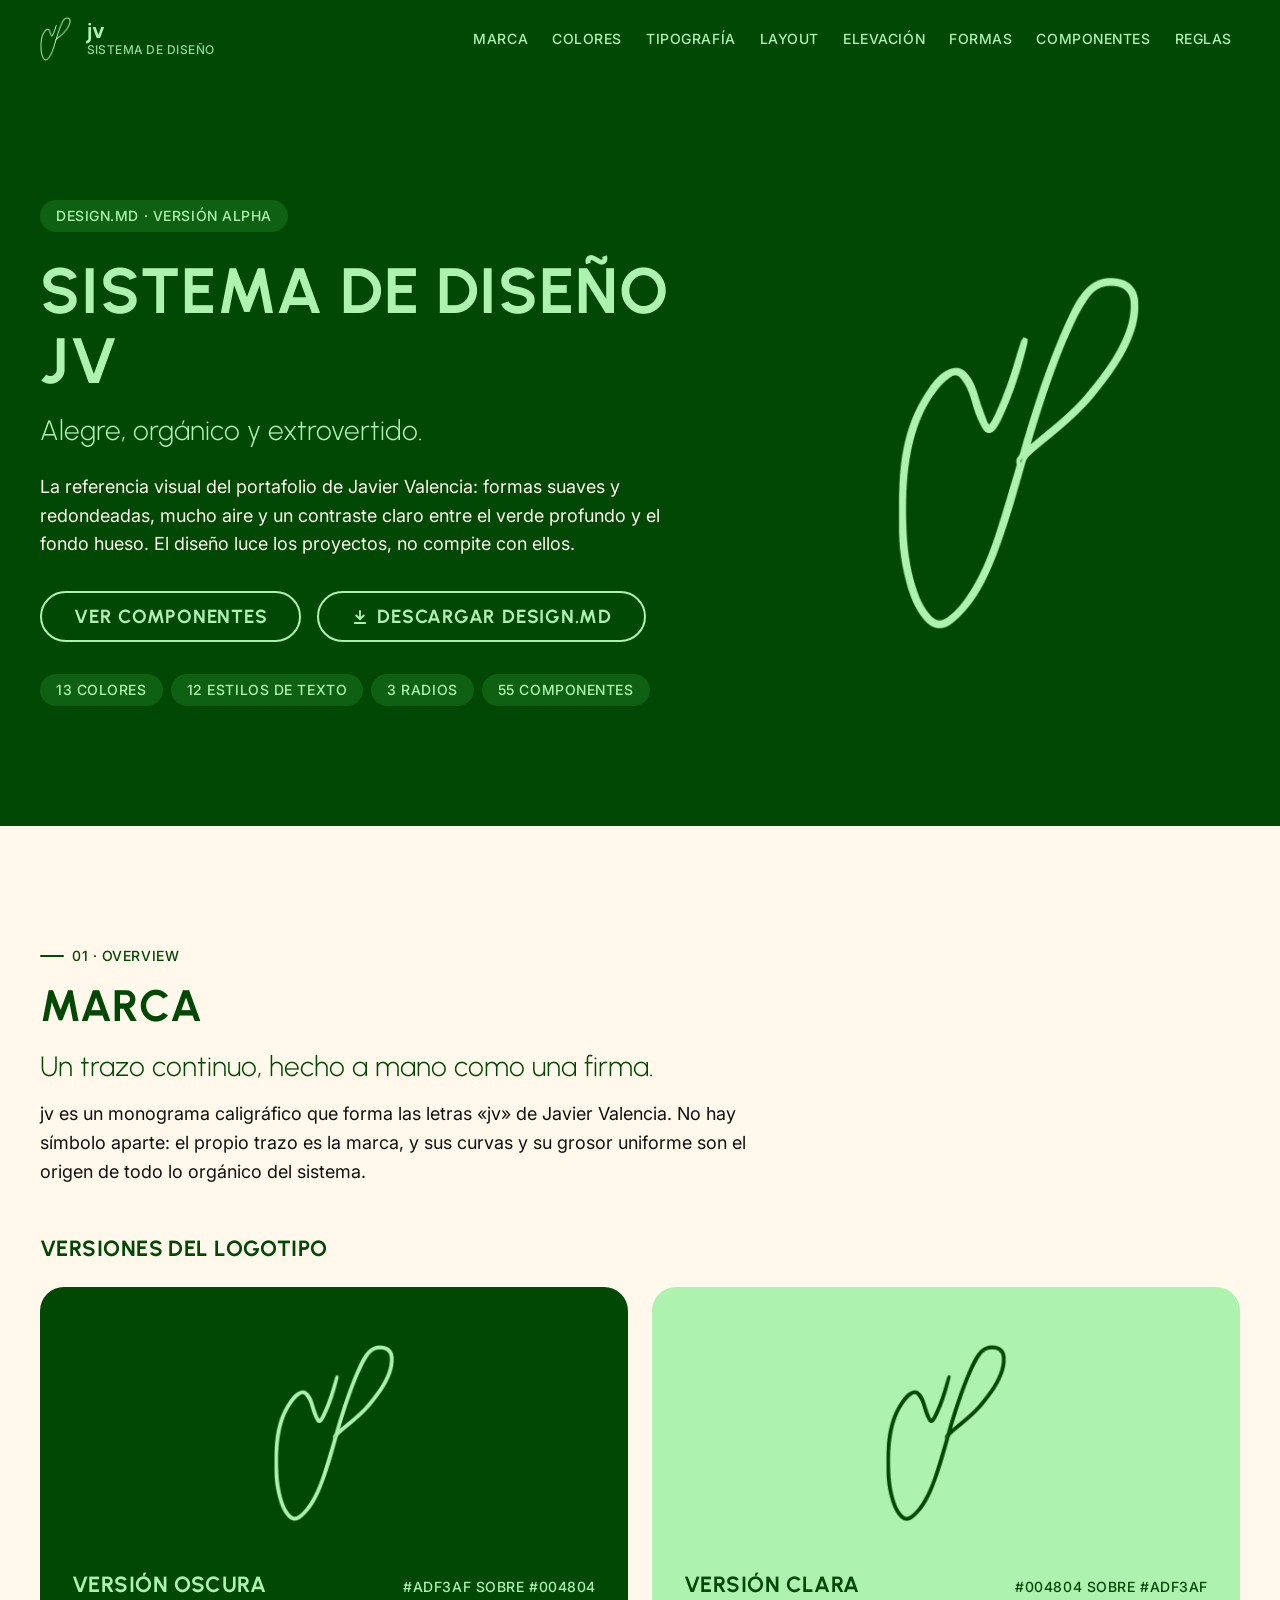
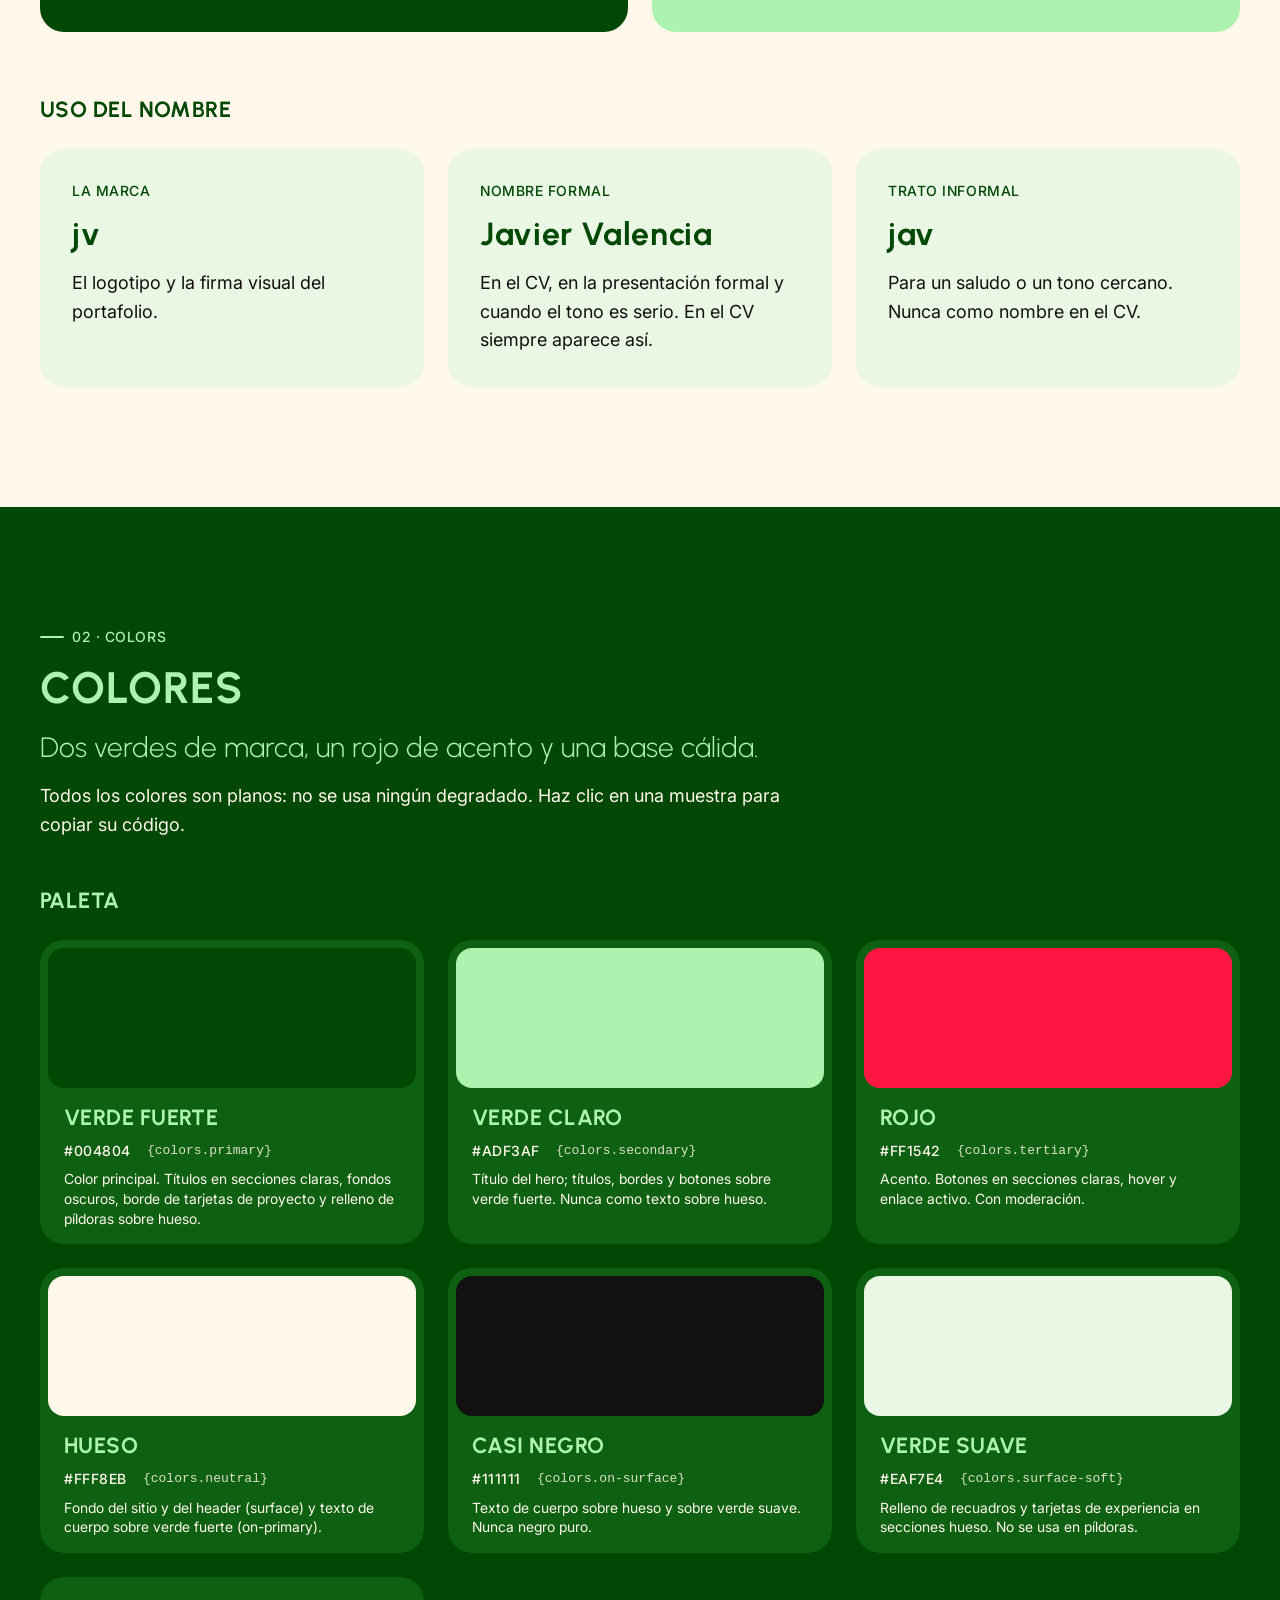
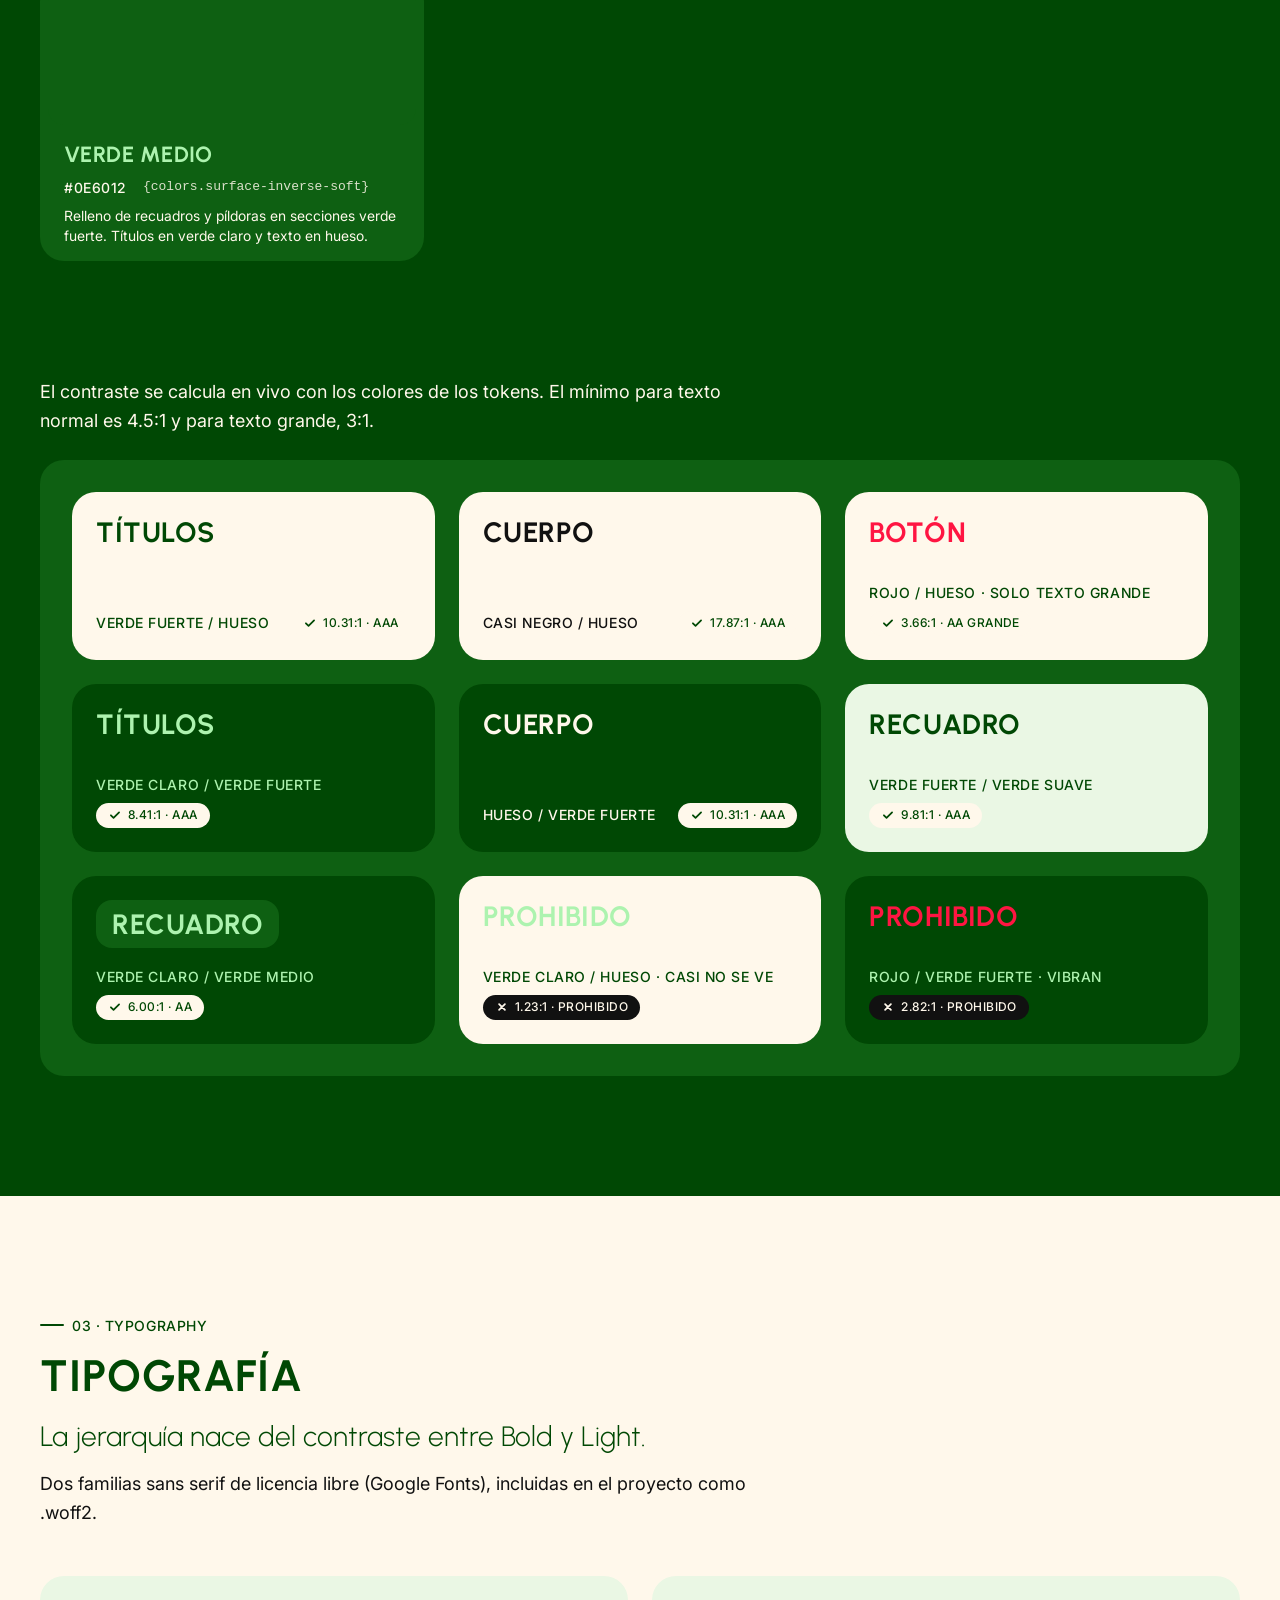
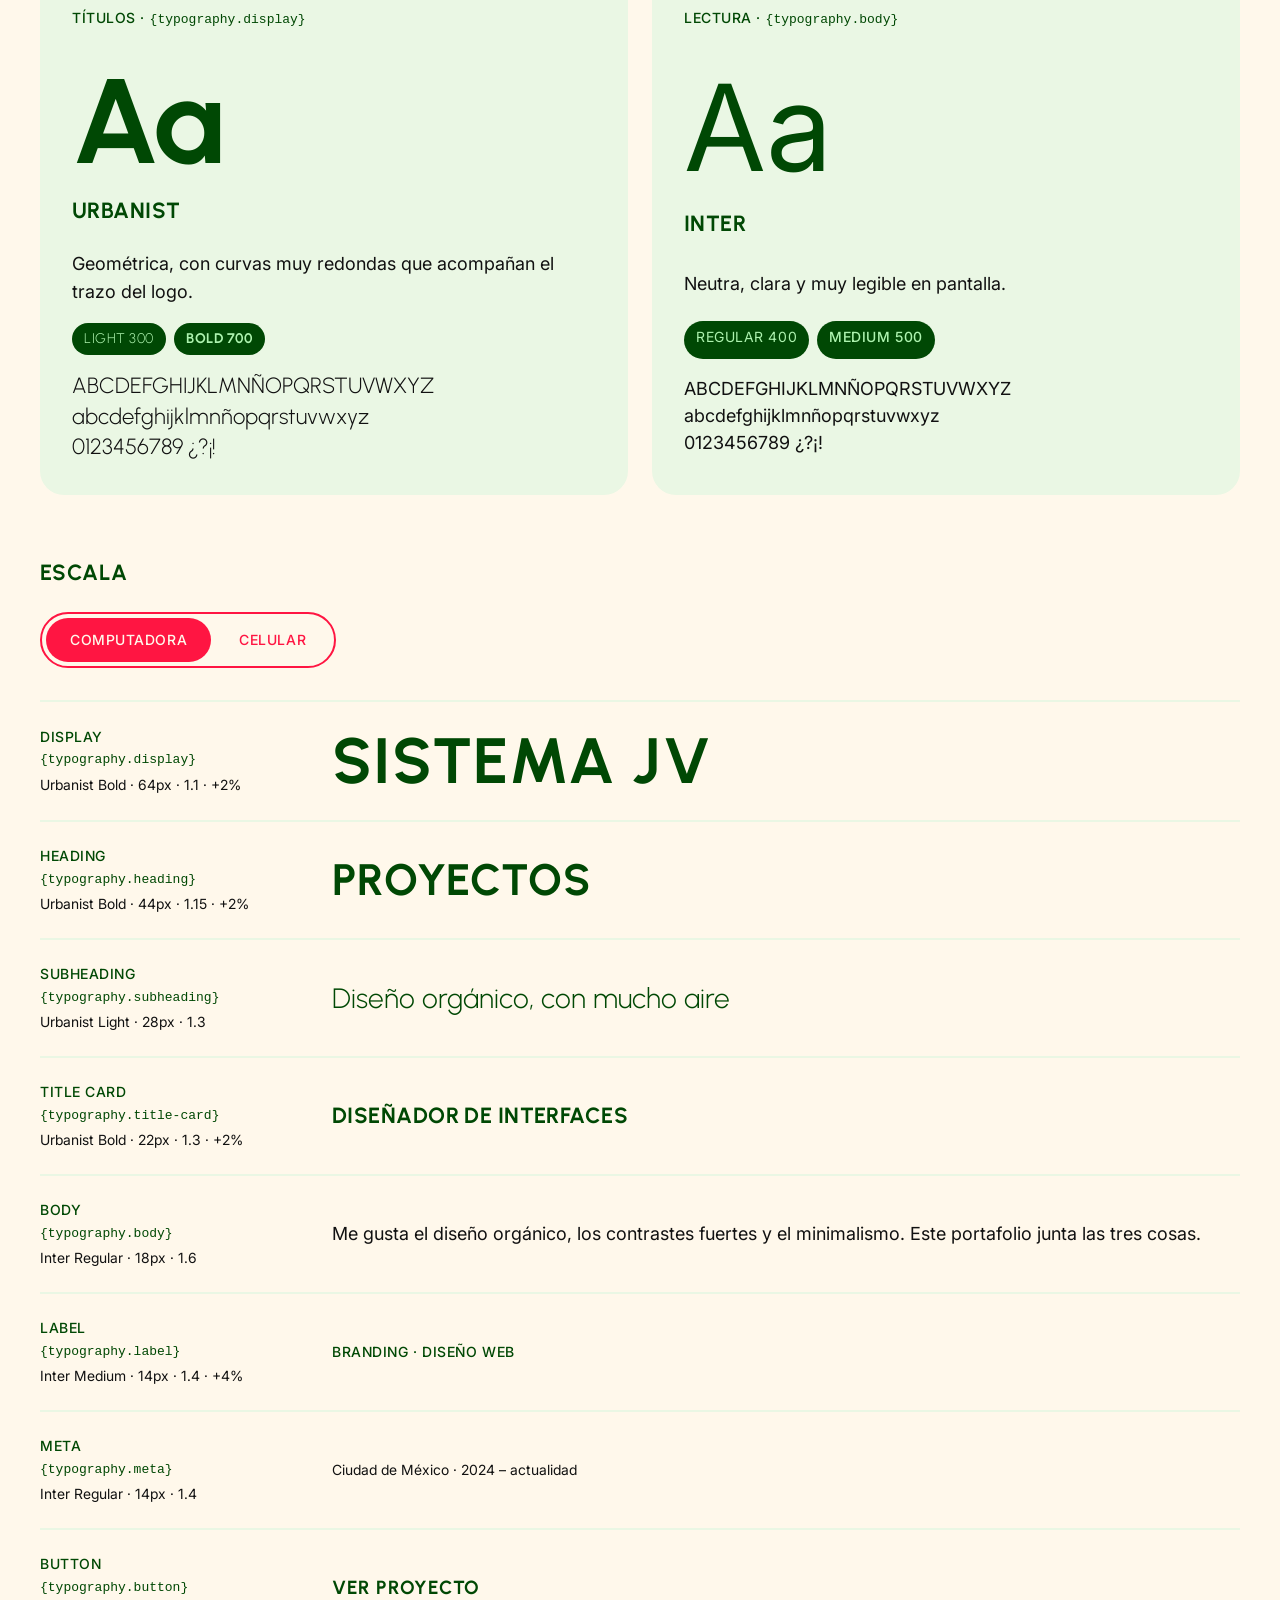
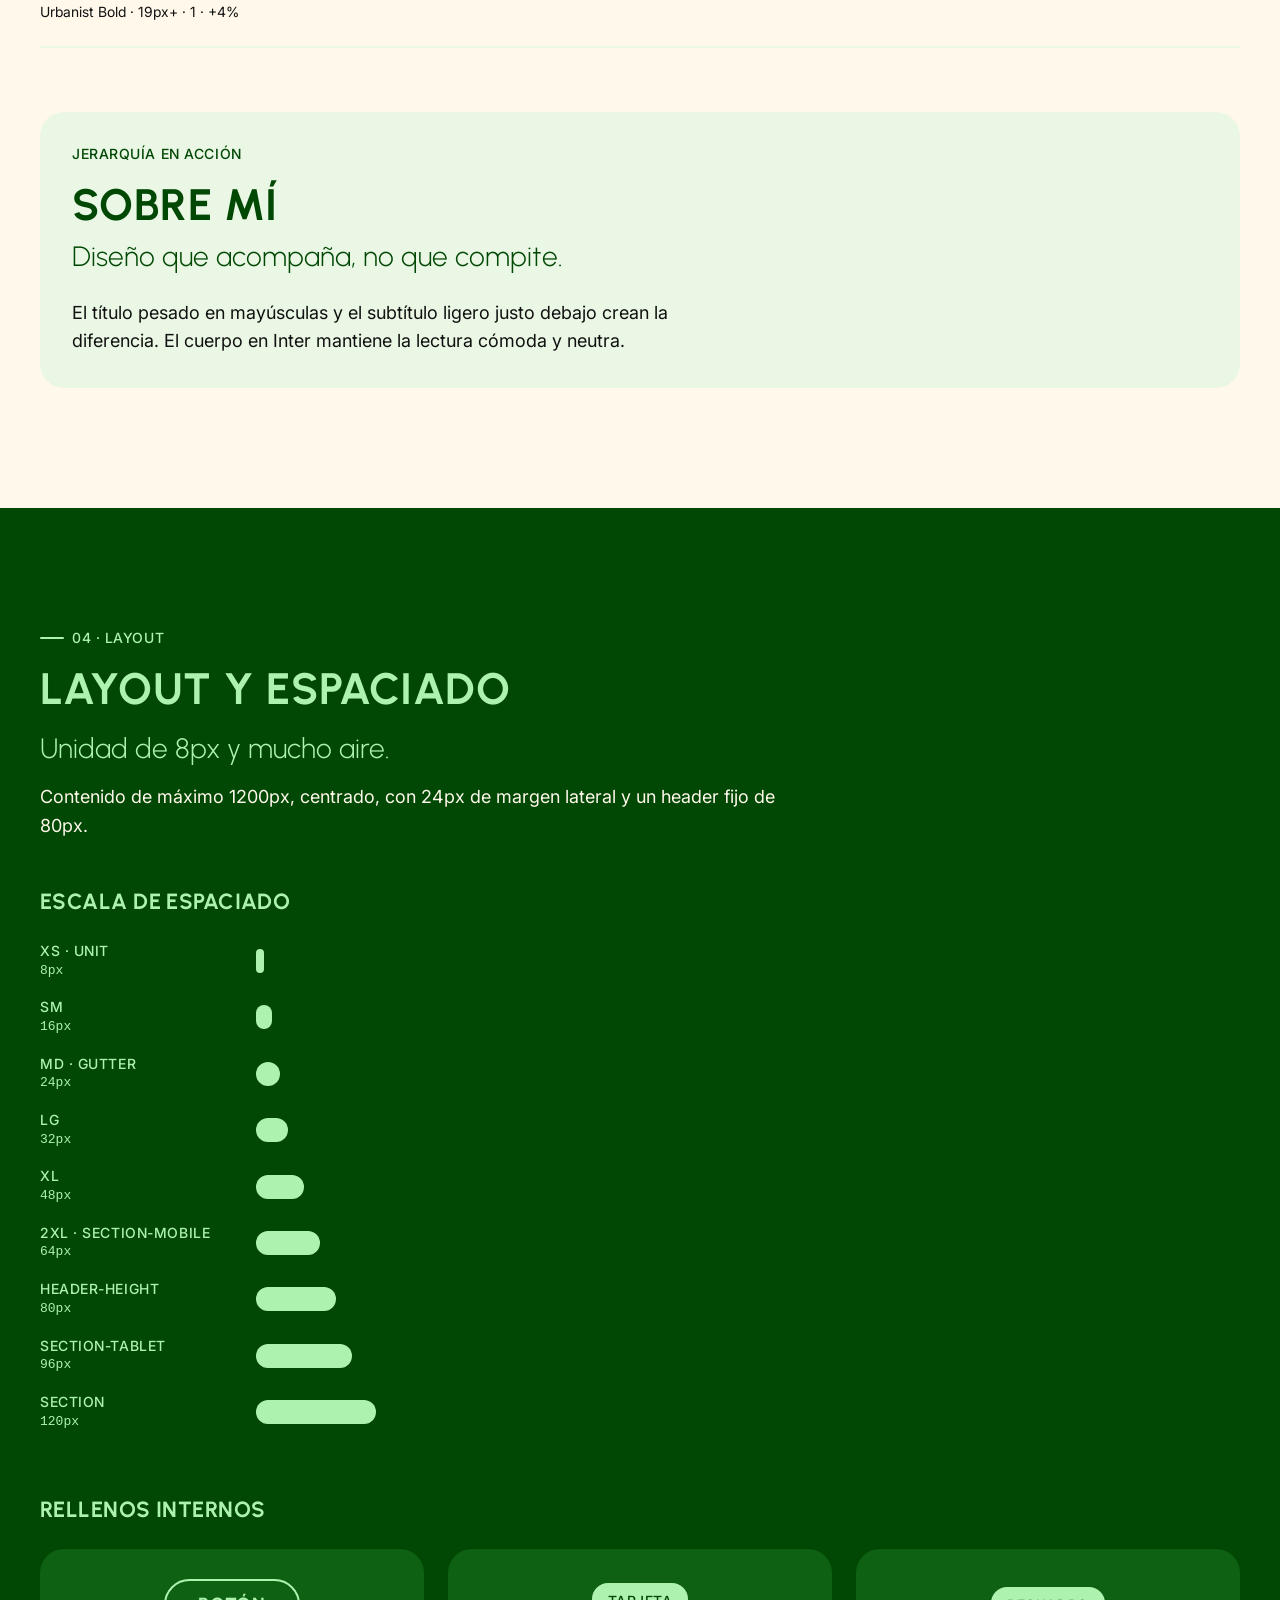
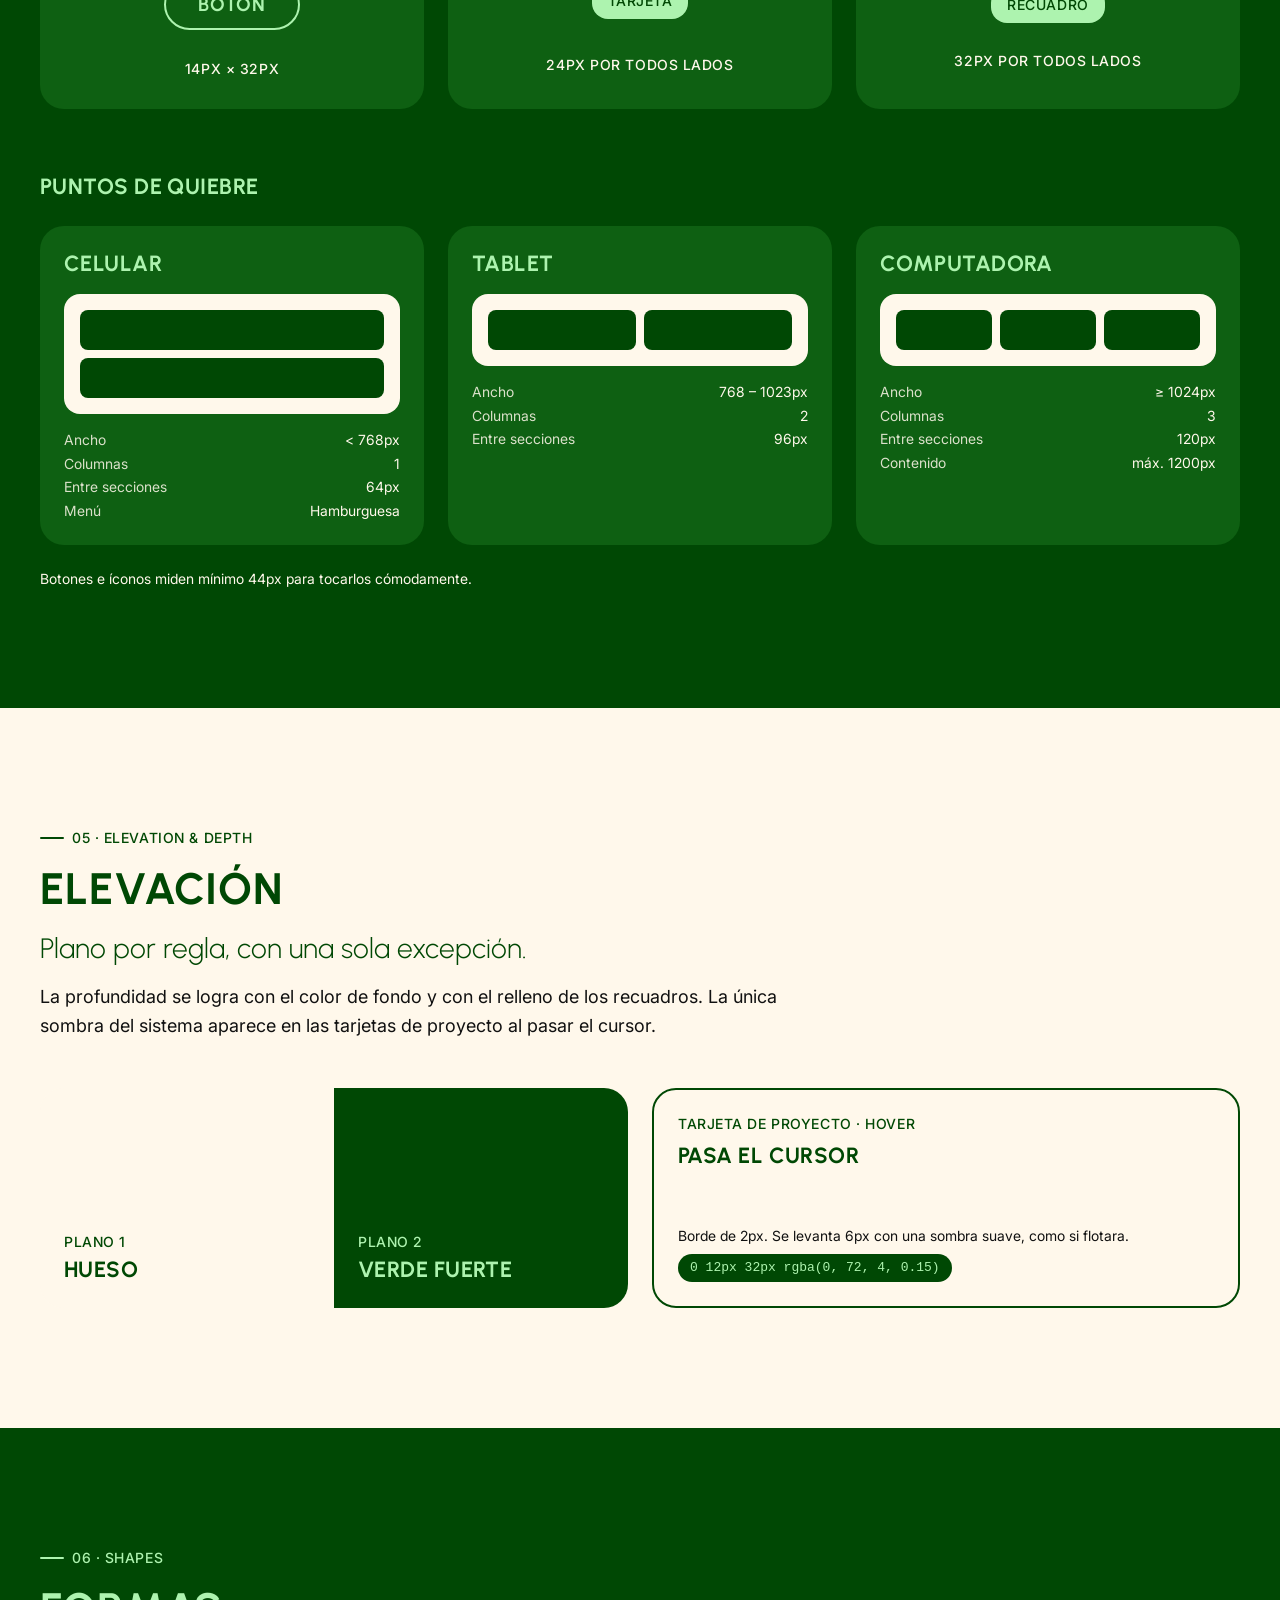
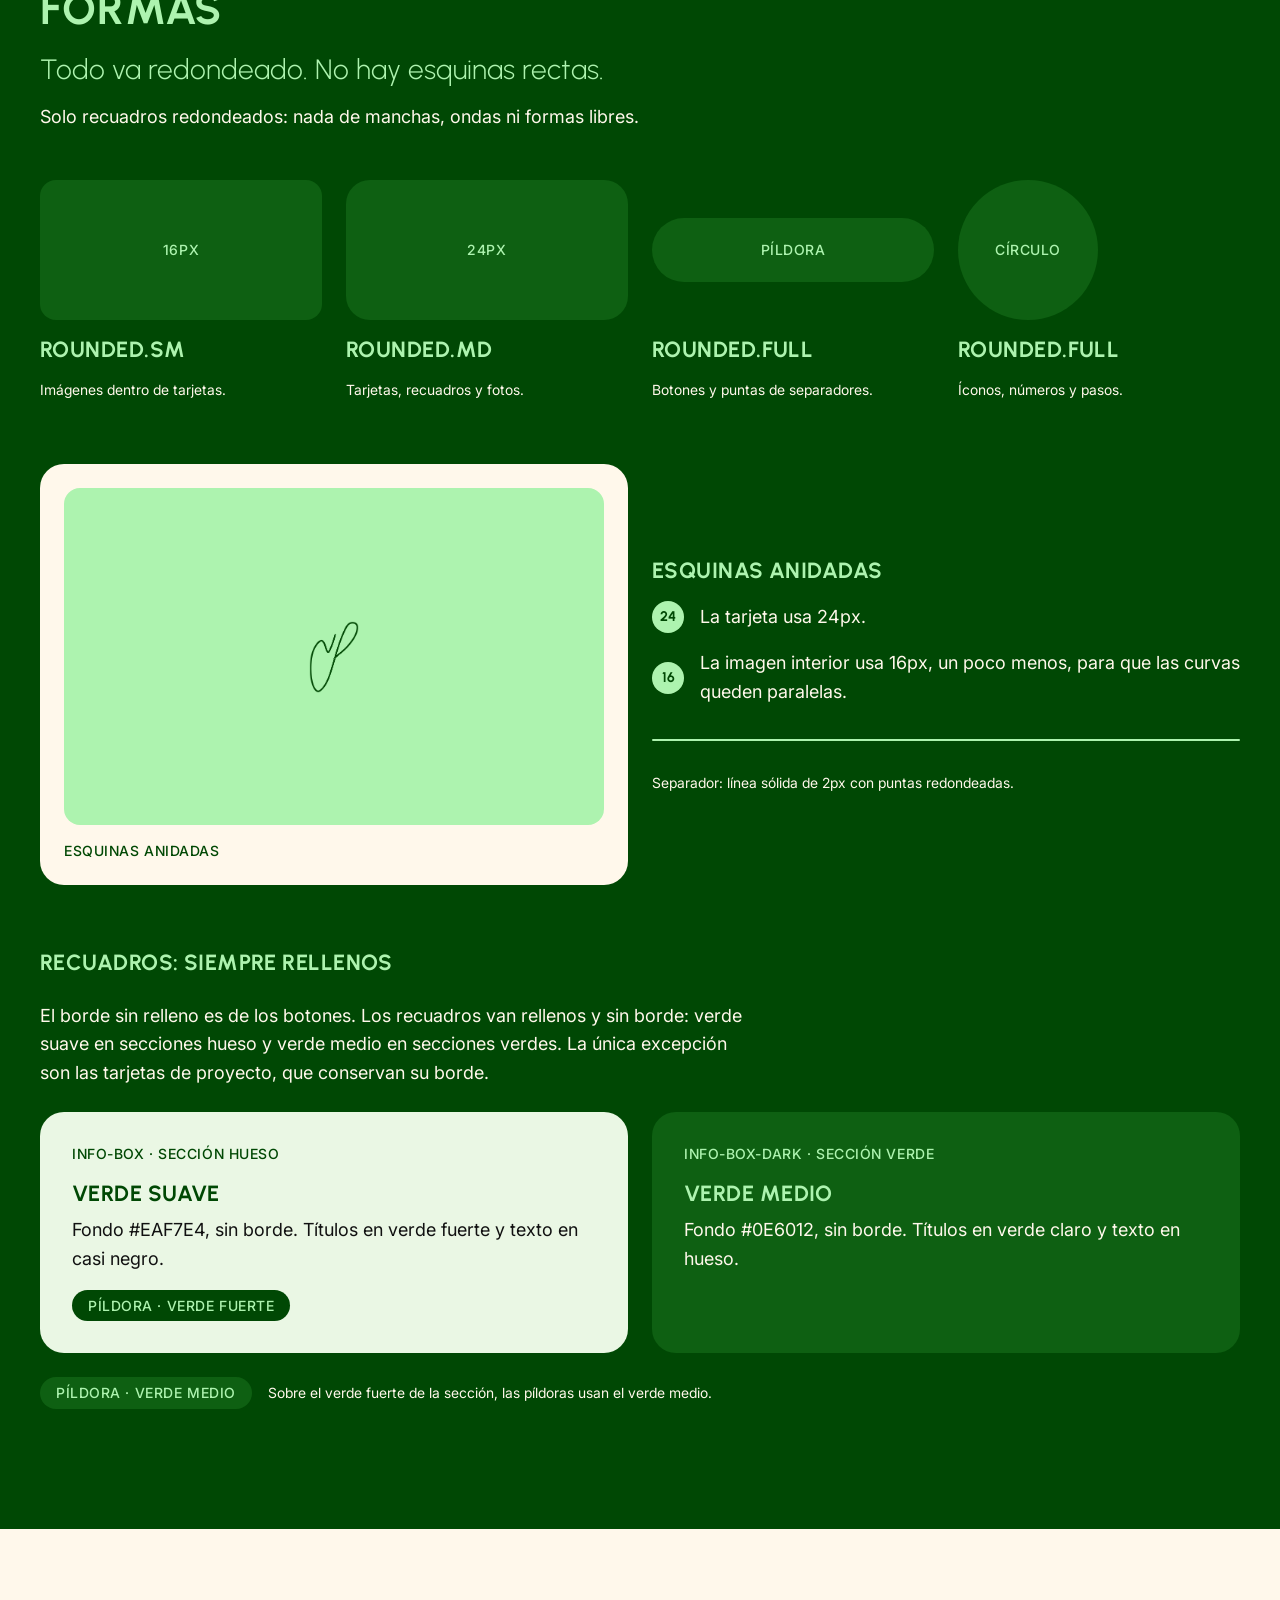
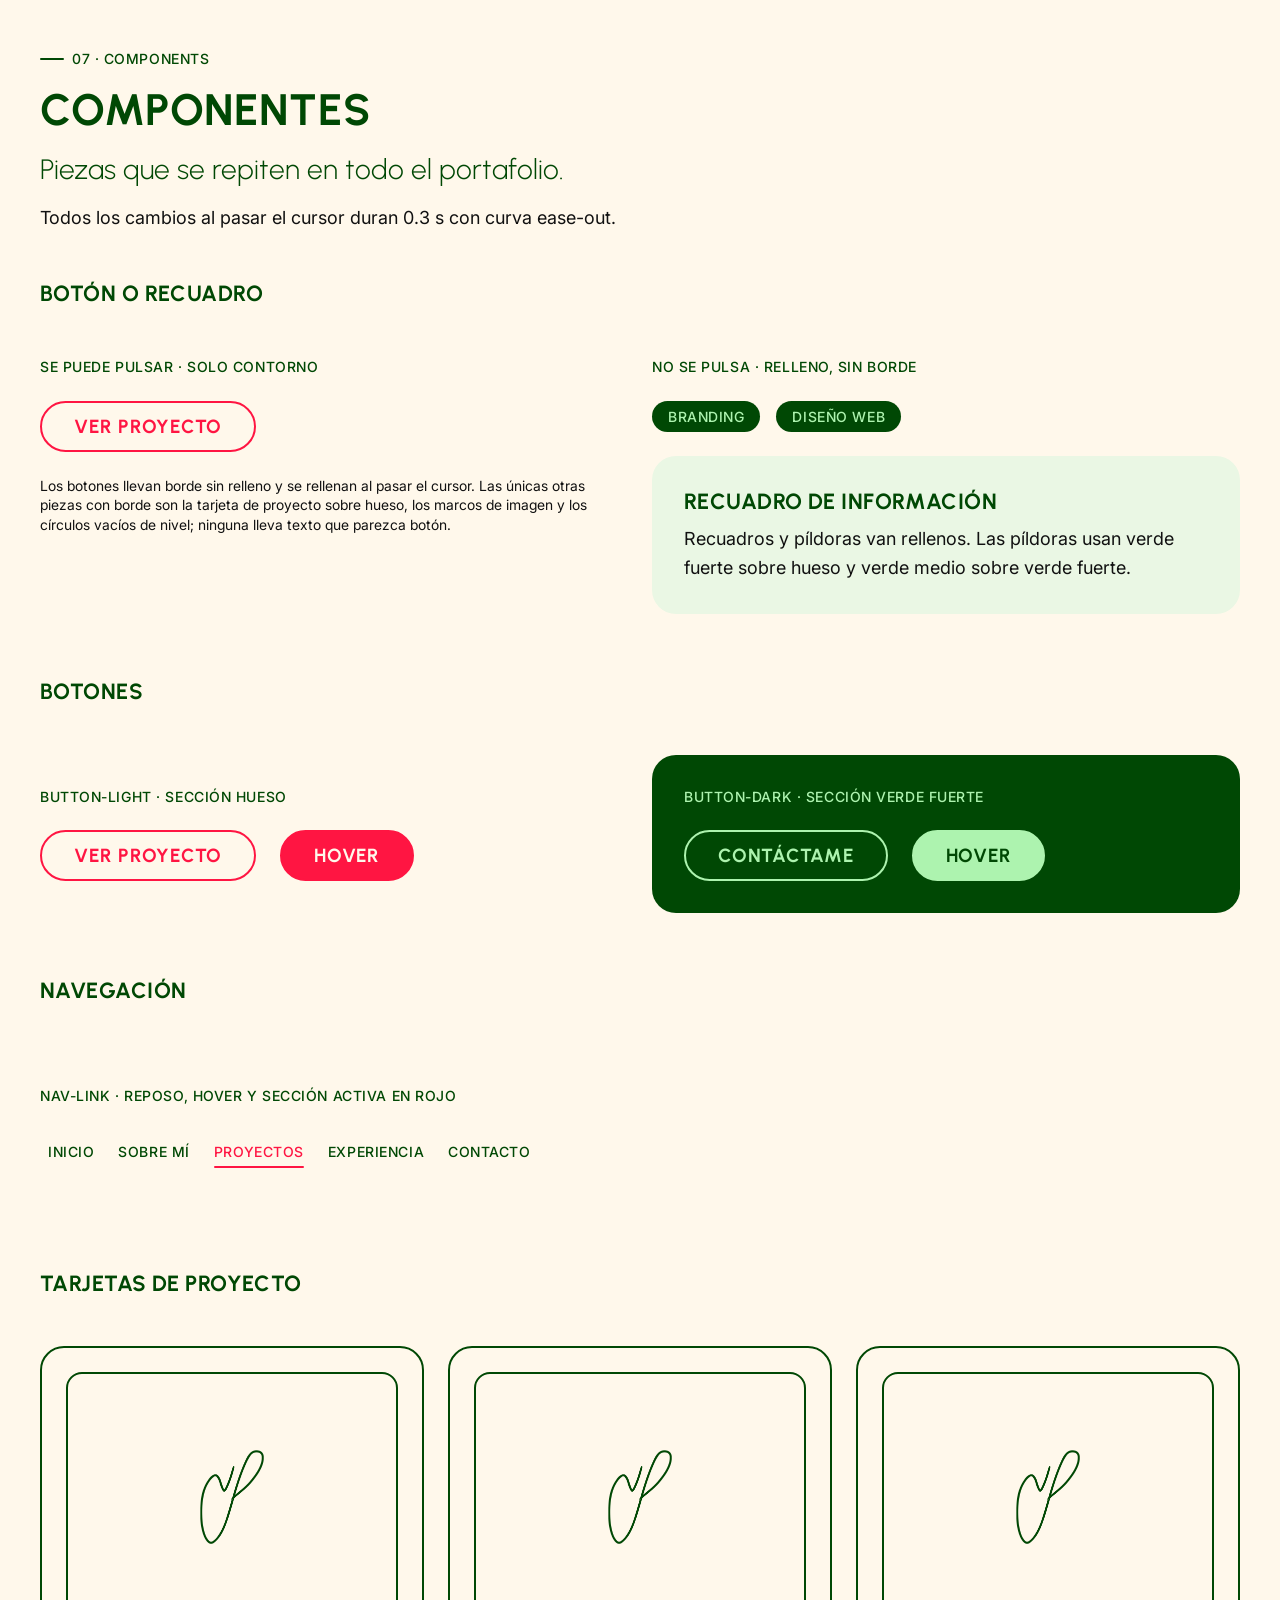
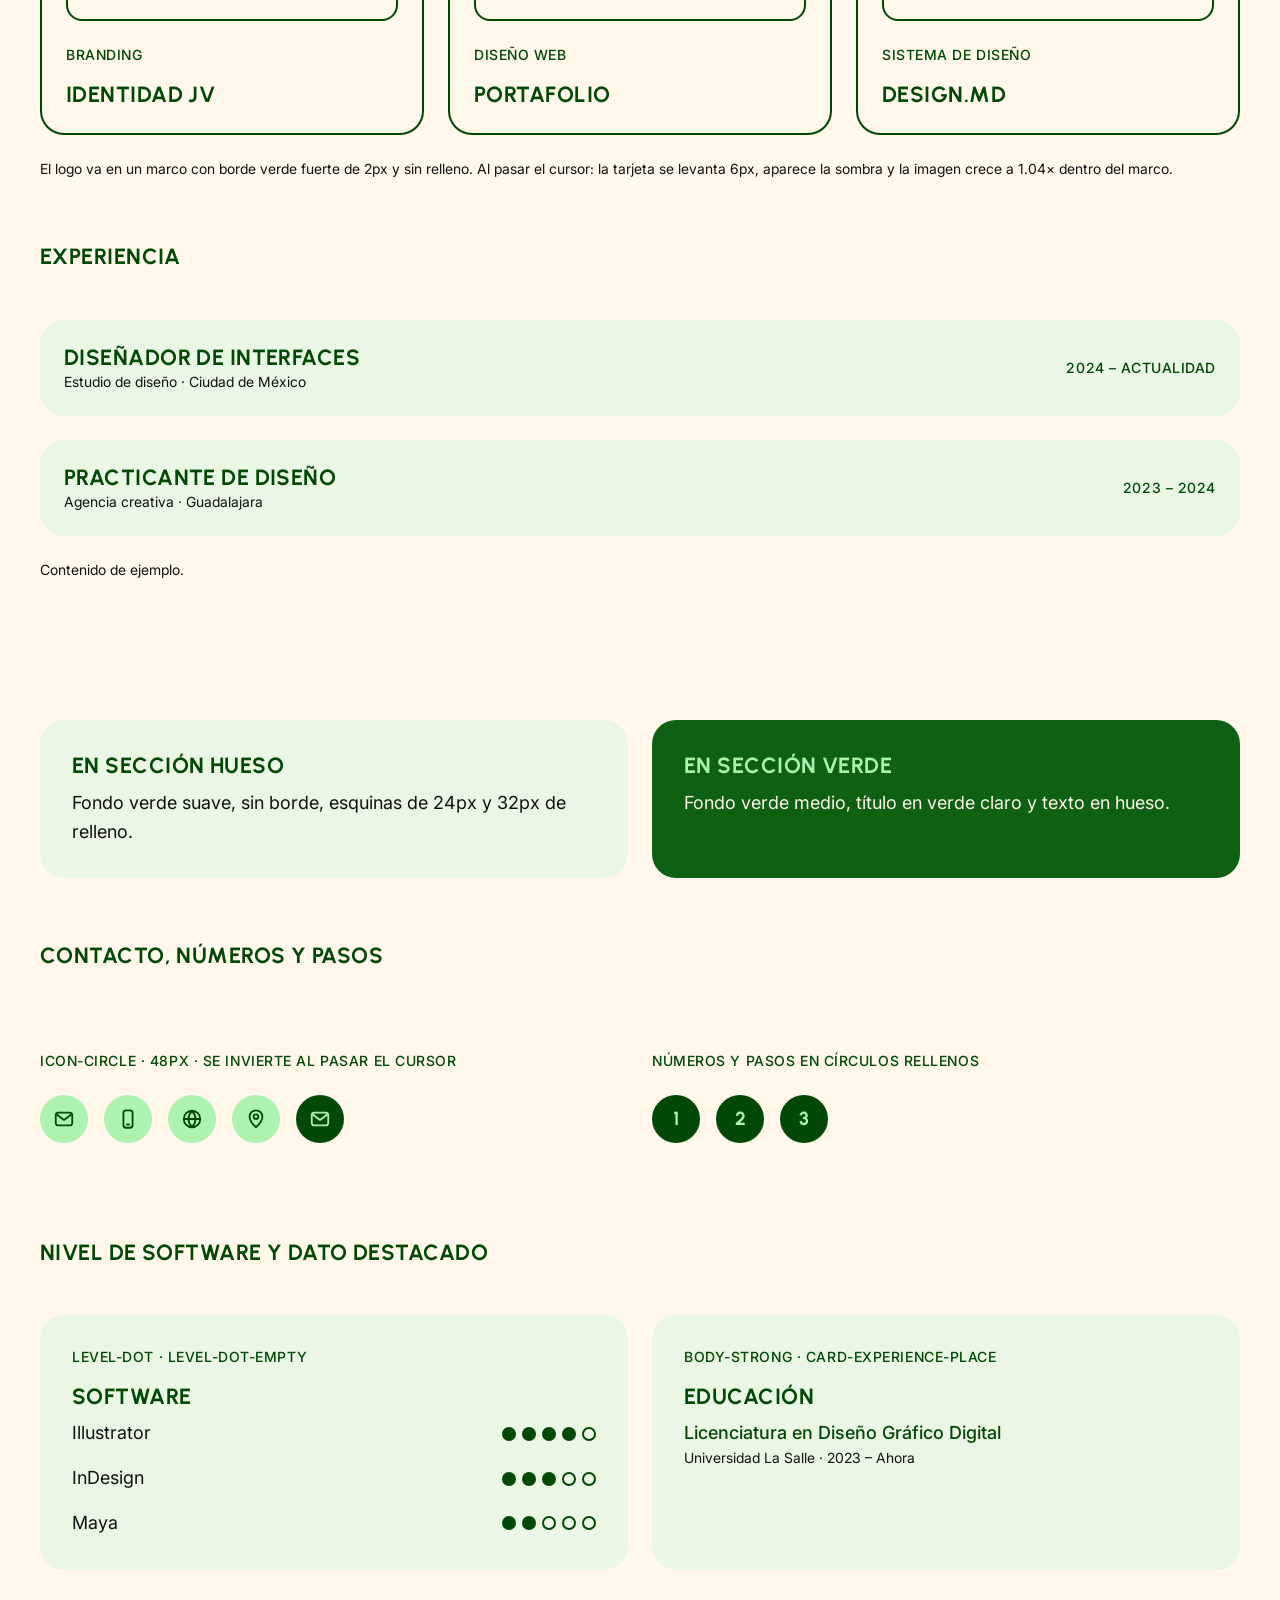
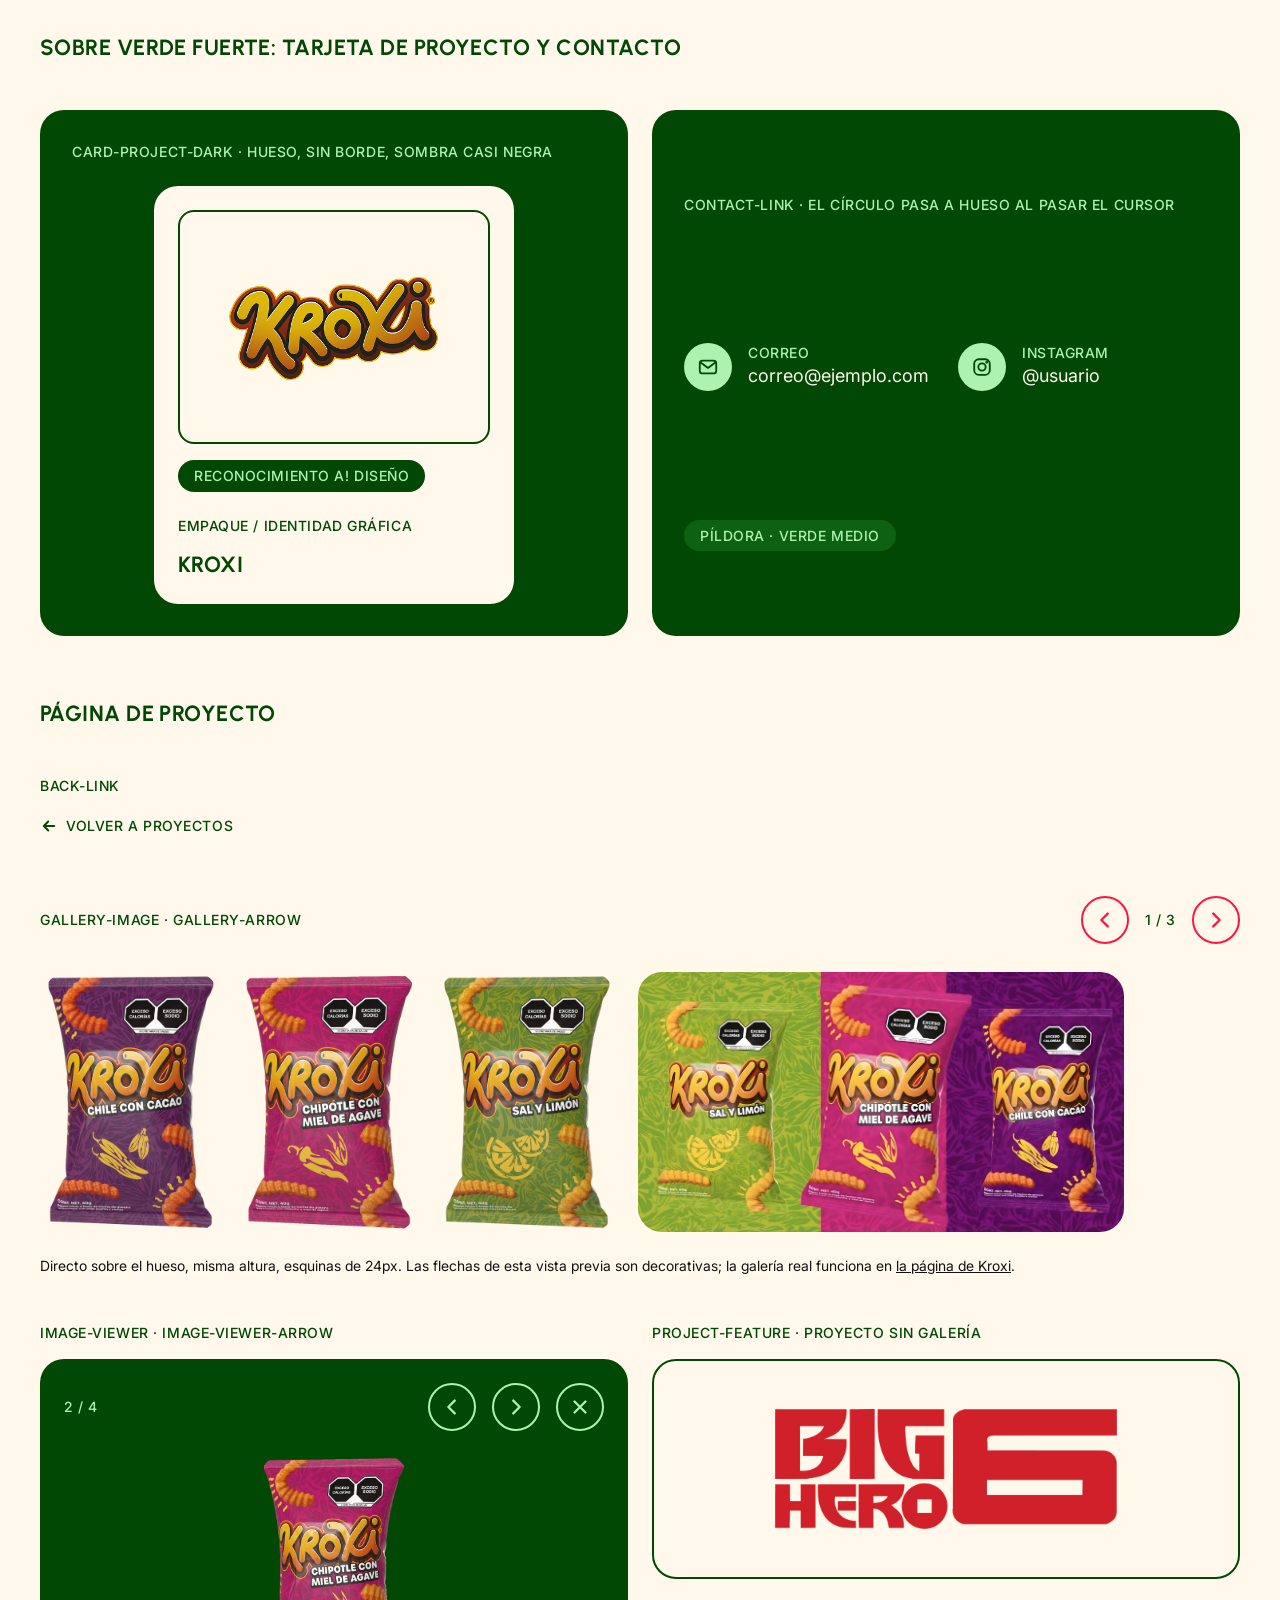
<file: design.html>
<!doctype html>
<html lang="es">
<head>
  <meta charset="utf-8">
  <meta name="viewport" content="width=device-width, initial-scale=1">
  <title>jv · Sistema de diseño</title>
  <meta name="description" content="Referencia visual del sistema de diseño jv de Javier Valencia: colores, tipografía, espaciado, formas, elevación y componentes.">
  <meta name="theme-color" content="#004804">
  <link rel="preload" href="assets/fonts/Urbanist-Bold.woff2" as="font" type="font/woff2" crossorigin>
  <link rel="preload" href="assets/fonts/Inter-Regular.woff2" as="font" type="font/woff2" crossorigin>
  <style>
    /* ============================================================
       Tipografías (assets/fonts)
       ============================================================ */
    @font-face { font-family: "Urbanist"; src: url("assets/fonts/Urbanist-Light.woff2") format("woff2"); font-weight: 300; font-style: normal; font-display: swap; }
    @font-face { font-family: "Urbanist"; src: url("assets/fonts/Urbanist-Bold.woff2") format("woff2"); font-weight: 700; font-style: normal; font-display: swap; }
    @font-face { font-family: "Inter"; src: url("assets/fonts/Inter-Regular.woff2") format("woff2"); font-weight: 400; font-style: normal; font-display: swap; }
    @font-face { font-family: "Inter"; src: url("assets/fonts/Inter-Medium.woff2") format("woff2"); font-weight: 500; font-style: normal; font-display: swap; }

    /* ============================================================
       Tokens (DESIGN.md)
       ============================================================ */
    :root {
      /* colors */
      --color-primary: #004804;
      --color-on-primary: #FFF8EB;
      --color-secondary: #ADF3AF;
      --color-on-secondary: #004804;
      --color-tertiary: #FF1542;
      --color-on-tertiary: #FFF8EB;
      --color-neutral: #FFF8EB;
      --color-surface: var(--color-neutral);
      --color-on-surface: #111111;
      --color-surface-inverse: var(--color-primary);
      --color-on-surface-inverse: var(--color-on-primary);
      --color-surface-soft: #EAF7E4;
      --color-surface-inverse-soft: #0E6012;

      /* typography */
      --font-display: "Urbanist", system-ui, sans-serif;
      --font-body: "Inter", system-ui, sans-serif;

      /* spacing */
      --space-unit: 8px;
      --space-xs: 8px;
      --space-sm: 16px;
      --space-md: 24px;
      --space-lg: 32px;
      --space-xl: 48px;
      --space-2xl: 64px;
      --space-button-y: 14px;
      --space-button-x: 32px;
      --space-section: 120px;
      --space-section-tablet: 96px;
      --space-section-mobile: 64px;
      --space-container: 1200px;
      --space-gutter: 24px;
      --space-header-height: 80px;
      --space-touch-target: 44px;
      --space-divider: 2px;

      /* rounded */
      --rounded-sm: 16px;
      --rounded-md: 24px;
      --rounded-full: 9999px;

      /* motion & elevation */
      --ease: ease-out;
      --duration: 0.3s;
      --shadow-hover: 0 12px 32px rgba(0, 72, 4, 0.15);
      --lift: -6px;

      /* section rhythm: mobile first */
      --section-pad: var(--space-section-mobile);
    }
    @media (min-width: 768px)  { :root { --section-pad: var(--space-section-tablet); } }
    @media (min-width: 1024px) { :root { --section-pad: var(--space-section); } }

    /* ============================================================
       Base
       ============================================================ */
    *, *::before, *::after { box-sizing: border-box; }
    html { scroll-behavior: smooth; scroll-padding-top: calc(var(--space-header-height) + var(--space-sm)); -webkit-text-size-adjust: 100%; }
    body {
      margin: 0;
      background: var(--color-surface);
      color: var(--color-on-surface);
      font-family: var(--font-body);
      font-size: 16px; line-height: 1.6; font-weight: 400;
      -webkit-font-smoothing: antialiased;
      overflow-x: hidden;
    }
    @media (min-width: 768px) { body { font-size: 18px; } }
    img { max-width: 100%; display: block; }
    h1, h2, h3, h4, p, ul, ol, figure, dl, dd { margin: 0; }
    ul[role="list"], ol[role="list"] { list-style: none; padding: 0; }
    a { color: inherit; }
    button { font: inherit; color: inherit; }

    :focus-visible { outline: 3px solid var(--color-primary); outline-offset: 3px; border-radius: var(--rounded-sm); }
    .on-dark :focus-visible { outline-color: var(--color-secondary); }

    .sr-only { position: absolute; width: 1px; height: 1px; padding: 0; margin: -1px; overflow: hidden; clip: rect(0 0 0 0); white-space: nowrap; border: 0; }
    .skip-link {
      position: absolute; left: var(--space-gutter); top: -100px; z-index: 100;
      background: var(--color-primary); color: var(--color-secondary);
      padding: var(--space-button-y) var(--space-button-x); border-radius: var(--rounded-full);
      font: 700 16px/1 var(--font-display); text-transform: uppercase; letter-spacing: 0.04em; text-decoration: none;
    }
    .skip-link:focus { top: var(--space-sm); }

    .container { width: 100%; max-width: calc(var(--space-container) + 2 * var(--space-gutter)); margin-inline: auto; padding-inline: var(--space-gutter); }

    /* ============================================================
       Escala tipográfica (clases utilitarias)
       ============================================================ */
    .t-display  { font: 700 40px/1.1 var(--font-display); letter-spacing: 0.02em; text-transform: uppercase; }
    .t-heading  { font: 700 32px/1.15 var(--font-display); letter-spacing: 0.02em; text-transform: uppercase; }
    .t-sub      { font: 300 28px/1.3 var(--font-display); letter-spacing: 0; }
    .t-card     { font: 700 22px/1.3 var(--font-display); letter-spacing: 0.02em; text-transform: uppercase; }
    .t-body     { font: 400 16px/1.6 var(--font-body); }
    .t-label    { font: 500 14px/1.4 var(--font-body); letter-spacing: 0.04em; text-transform: uppercase; }
    .t-meta     { font: 400 14px/1.4 var(--font-body); }
    .t-button   { font: 700 19px/1 var(--font-display); letter-spacing: 0.04em; text-transform: uppercase; }
    @media (min-width: 768px) {
      .t-display { font-size: 64px; }
      .t-heading { font-size: 44px; }
      .t-body    { font-size: 18px; }
    }
    .t-mono { font-family: ui-monospace, "SF Mono", Menlo, Consolas, monospace; font-size: 13px; letter-spacing: 0; text-transform: none; }

    /* ============================================================
       Secciones alternadas
       ============================================================ */
    .section { padding-block: var(--section-pad); }
    .section--light { background: var(--color-surface); color: var(--color-on-surface); }
    .section--dark  { background: var(--color-surface-inverse); color: var(--color-on-surface-inverse); }
    .section__head { display: grid; gap: var(--space-sm); margin-bottom: var(--space-xl); max-width: 760px; }
    .section--light .section__title { color: var(--color-primary); }
    .section--dark  .section__title { color: var(--color-secondary); }
    .section--light .section__sub { color: var(--color-primary); }
    .section--dark  .section__sub { color: var(--color-secondary); }
    .eyebrow { display: inline-flex; align-items: center; gap: var(--space-xs); }
    .section--light .eyebrow { color: var(--color-primary); }
    .section--dark  .eyebrow { color: var(--color-secondary); }
    .eyebrow::before { content: ""; width: 24px; height: var(--space-divider); border-radius: var(--rounded-full); background: currentColor; }

    .block + .block { margin-top: var(--space-2xl); }
    .block__title { margin-bottom: var(--space-md); }
    .section--light .block__title { color: var(--color-primary); }
    .section--dark  .block__title { color: var(--color-secondary); }

    .divider { height: var(--space-divider); border: 0; border-radius: var(--rounded-full); background: var(--color-primary); margin: var(--space-xl) 0; }
    .section--dark .divider { background: var(--color-secondary); }

    /* ============================================================
       Logo (trazo recortado, fondo transparente, en los dos verdes)
       ============================================================ */
    .logo { display: block; height: 48px; width: auto; aspect-ratio: 524 / 755; }

    /* ============================================================
       Header
       ============================================================ */
    .header {
      position: sticky; top: 0; z-index: 50;
      height: var(--space-header-height);
      background: var(--color-surface); color: var(--color-primary);
      border-bottom: var(--space-divider) solid transparent;
      transition: border-color var(--duration) var(--ease);
    }
    .header { transition: background-color var(--duration) var(--ease), color var(--duration) var(--ease), border-color var(--duration) var(--ease); }
    .header.is-scrolled { border-bottom-color: var(--color-surface-soft); }
    /* Estado inicial sobre el hero: verde fuerte, sin tonos intermedios */
    .header.is-on-hero { background: var(--color-surface-inverse); color: var(--color-secondary); border-bottom-color: transparent; }
    .header.is-on-hero .brand { color: var(--color-secondary); }
    .header.is-on-hero .nav-link { color: var(--color-secondary); }
    .header.is-on-hero .nav-link:hover, .header.is-on-hero .nav-link[aria-current="true"] { color: var(--color-on-primary); }
    .header.is-on-hero .nav-link::after { background: var(--color-on-primary); }
    .header.is-on-hero .nav-toggle { border-color: var(--color-secondary); color: var(--color-secondary); }
    .header.is-on-hero .nav-toggle:hover { background: var(--color-secondary); color: var(--color-primary); }
    .header.is-on-hero :focus-visible { outline-color: var(--color-secondary); }
    .brand__logo { position: relative; display: block; height: 44px; aspect-ratio: 524 / 755; flex: none; }
    .brand__logo .logo { position: absolute; inset: 0; width: 100%; height: 100%; transition: opacity var(--duration) var(--ease); }
    .brand__logo .logo--claro { opacity: 0; }
    .header.is-on-hero .brand__logo .logo--claro { opacity: 1; }
    .header.is-on-hero .brand__logo .logo--oscuro { opacity: 0; }
    .header__inner { height: 100%; display: flex; align-items: center; justify-content: space-between; gap: var(--space-md); }
    .brand { display: inline-flex; align-items: center; gap: var(--space-sm); text-decoration: none; color: var(--color-primary); min-height: var(--space-touch-target); border-radius: var(--rounded-sm); }
    .brand__text { display: grid; line-height: 1.1; }
    .brand__name { font: 700 22px/1 var(--font-display); letter-spacing: 0.02em; }
    .brand__tag { font: 500 12px/1.4 var(--font-body); letter-spacing: 0.04em; text-transform: uppercase; opacity: 0.85; }

    .nav__list { display: flex; gap: var(--space-xs); }
    .nav-link {
      position: relative; display: inline-flex; align-items: center; min-height: var(--space-touch-target);
      padding: var(--space-xs); color: var(--color-primary); text-decoration: none; border-radius: var(--rounded-sm);
      transition: color var(--duration) var(--ease);
    }
    .nav-link::after {
      content: ""; position: absolute; left: var(--space-xs); right: var(--space-xs); bottom: 6px;
      height: var(--space-divider); border-radius: var(--rounded-full); background: var(--color-tertiary);
      transform: scaleX(0); transition: transform var(--duration) var(--ease);
    }
    .nav-link:hover, .nav-link[aria-current="true"] { color: var(--color-tertiary); }
    .nav-link[aria-current="true"]::after { transform: scaleX(1); }

    .nav-toggle {
      display: none; width: var(--space-touch-target); height: var(--space-touch-target);
      border: var(--space-divider) solid var(--color-tertiary); border-radius: var(--rounded-full);
      background: transparent; color: var(--color-tertiary); cursor: pointer; place-items: center;
      transition: background-color var(--duration) var(--ease), color var(--duration) var(--ease);
    }
    .nav-toggle:hover { background: var(--color-tertiary); color: var(--color-on-tertiary); }
    .nav-toggle svg { width: 20px; height: 20px; }
    .nav-toggle .icon-close { display: none; }
    .nav-toggle[aria-expanded="true"] .icon-open { display: none; }
    .nav-toggle[aria-expanded="true"] .icon-close { display: block; }

    @media (max-width: 1023px) {
      .js .nav-toggle { display: grid; }
      .js .nav {
        position: fixed; inset: var(--space-header-height) 0 auto 0;
        background: var(--color-surface); padding: var(--space-sm) var(--space-gutter) var(--space-lg);
        border-bottom: var(--space-divider) solid var(--color-surface-soft);
        visibility: hidden; opacity: 0; transform: translateY(-8px);
        transition: opacity var(--duration) var(--ease), transform var(--duration) var(--ease), visibility 0s linear var(--duration);
      }
      .js .nav.is-open { visibility: visible; opacity: 1; transform: none; transition-delay: 0s; }
      .js .header.is-on-hero .nav { background: var(--color-surface-inverse); border-bottom-color: var(--color-surface-inverse-soft); }
      .js .nav__list { flex-direction: column; gap: 0; }
      .nav { overflow-x: auto; }
    }

    /* ============================================================
       Hero
       ============================================================ */
    .hero { background: var(--color-surface-inverse); color: var(--color-on-surface-inverse); padding-block: var(--section-pad); }
    .hero__grid { display: grid; gap: var(--space-xl); align-items: center; }
    .hero__logo { color: var(--color-secondary); justify-self: center; }
    .hero__logo .logo { height: 220px; }
    .hero__title { color: var(--color-secondary); }
    .hero__title:focus { outline: none; }
    .hero__sub { color: var(--color-secondary); margin-top: var(--space-sm); }
    .hero__lead { margin-top: var(--space-md); max-width: 620px; }
    .hero__actions { display: flex; flex-wrap: wrap; gap: var(--space-sm); margin-top: var(--space-lg); }
    .hero__stats { display: flex; flex-wrap: wrap; gap: var(--space-xs); margin-top: var(--space-lg); }
    .chip {
      display: inline-flex; align-items: center; gap: var(--space-xs); padding: 6px var(--space-sm);
      border-radius: var(--rounded-full); background: var(--color-surface-inverse-soft); color: var(--color-secondary);
    }
    /* Píldoras que no son botones: verde fuerte sobre hueso, verde medio sobre verde fuerte */
    .tag {
      display: inline-flex; align-items: center; padding: 6px var(--space-sm); border-radius: var(--rounded-full);
      background: var(--color-primary); color: var(--color-secondary);
    }
    .section--dark .tag { background: var(--color-surface-inverse-soft); }
    @media (min-width: 768px) {
      .hero__grid { grid-template-columns: 1.6fr 1fr; }
      .hero__logo { order: 2; }
      .hero__logo .logo { height: 360px; }
    }

    /* ============================================================
       Botones
       ============================================================ */
    .btn {
      display: inline-flex; align-items: center; justify-content: center; gap: var(--space-xs);
      min-height: var(--space-touch-target);
      padding: var(--space-button-y) var(--space-button-x);
      border: var(--space-divider) solid currentColor; border-radius: var(--rounded-full);
      font: 700 19px/1 var(--font-display); letter-spacing: 0.04em; text-transform: uppercase;
      text-decoration: none; cursor: pointer; background: transparent;
      transition: background-color var(--duration) var(--ease), color var(--duration) var(--ease), border-color var(--duration) var(--ease);
    }
    .btn--light { color: var(--color-tertiary); border-color: var(--color-tertiary); }
    .btn--light:hover, .btn--light.is-hover { background: var(--color-tertiary); color: var(--color-on-tertiary); }
    .btn--dark { color: var(--color-secondary); border-color: var(--color-secondary); }
    .btn--dark:hover, .btn--dark.is-hover { background: var(--color-secondary); color: var(--color-on-secondary); }
    .btn svg { width: 18px; height: 18px; flex: none; }

    /* ============================================================
       Marca
       ============================================================ */
    .grid-2 { display: grid; gap: var(--space-md); }
    .grid-3 { display: grid; gap: var(--space-md); }
    @media (min-width: 768px)  { .grid-2 { grid-template-columns: repeat(2, 1fr); } .grid-3 { grid-template-columns: repeat(2, 1fr); } }
    @media (min-width: 1024px) { .grid-3 { grid-template-columns: repeat(3, 1fr); } }

    .logo-tile { border-radius: var(--rounded-md); padding: var(--space-lg); display: grid; gap: var(--space-md); min-height: 320px; }
    .logo-tile__art { display: grid; place-items: center; flex: 1; padding-block: var(--space-md); }
    .logo-tile .logo { height: 180px; }
    .logo-tile--dark  { background: var(--color-primary); color: var(--color-secondary); }
    .logo-tile--light { background: var(--color-secondary); color: var(--color-primary); }
    .logo-tile__caption { display: flex; flex-wrap: wrap; justify-content: space-between; gap: var(--space-xs); align-items: baseline; }

    .box { border-radius: var(--rounded-md); padding: var(--space-lg); }
    /* Recuadros: siempre rellenos y sin borde (el contorno es exclusivo de los botones) */
    .box--filled { background: var(--color-surface-soft); color: var(--color-on-surface); }
    .section--dark .box--filled { background: var(--color-surface-inverse-soft); color: var(--color-on-surface-inverse); }
    .box__title { color: var(--color-primary); margin-bottom: var(--space-xs); }
    .box__kicker { color: var(--color-primary); margin-bottom: var(--space-sm); display: block; }
    .section--dark .box--filled .box__title, .section--dark .box--filled .box__kicker { color: var(--color-secondary); }
    .section--dark .box--filled.box--demo-light { background: var(--color-surface-soft); color: var(--color-on-surface); }
    .section--dark .box--filled.box--demo-light .box__title, .section--dark .box--filled.box--demo-light .box__kicker { color: var(--color-primary); }
    .name-sample { font: 700 32px/1.15 var(--font-display); letter-spacing: 0.02em; color: var(--color-primary); margin-bottom: var(--space-sm); }

    /* ============================================================
       Colores
       ============================================================ */
    .swatches { display: grid; gap: var(--space-md); grid-template-columns: 1fr; }
    @media (min-width: 560px)  { .swatches { grid-template-columns: repeat(2, 1fr); } }
    @media (min-width: 1024px) { .swatches { grid-template-columns: repeat(3, 1fr); } }
    .swatch {
      border-radius: var(--rounded-md); padding: var(--space-xs);
      display: flex; flex-direction: column; background: var(--color-surface-inverse-soft);
    }
    .swatch__chip {
      height: 140px; border: 0; width: 100%; cursor: pointer; position: relative; display: block;
      border-radius: var(--rounded-sm); padding: 0; text-align: left;
    }
    .swatch__chip:focus-visible { outline-offset: 3px; border-radius: var(--rounded-sm); }
    .swatch__copyhint {
      position: absolute; right: var(--space-sm); bottom: var(--space-sm);
      padding: 6px 12px; border-radius: var(--rounded-full); background: var(--color-surface); color: var(--color-primary);
      opacity: 0; transform: translateY(4px); transition: opacity var(--duration) var(--ease), transform var(--duration) var(--ease);
    }
    .swatch__chip:hover .swatch__copyhint, .swatch__chip:focus-visible .swatch__copyhint { opacity: 1; transform: none; }
    .swatch__body { padding: var(--space-sm) var(--space-sm) var(--space-xs); display: grid; gap: var(--space-xs); }
    .swatch__name { color: var(--color-secondary); }
    .swatch__row { display: flex; flex-wrap: wrap; gap: var(--space-xs) var(--space-sm); align-items: center; }
    .swatch__hex { font: 500 14px/1.4 var(--font-body); letter-spacing: 0.04em; }
    .swatch__token { opacity: 0.85; }
    .swatch__role { color: var(--color-on-primary); }

    .pairs { display: grid; gap: var(--space-md); grid-template-columns: 1fr; }
    @media (min-width: 768px)  { .pairs { grid-template-columns: repeat(2, 1fr); } }
    @media (min-width: 1024px) { .pairs { grid-template-columns: repeat(3, 1fr); } }
    .pairs-panel { background: var(--color-surface-inverse-soft); border-radius: var(--rounded-md); padding: var(--space-md); }
    @media (min-width: 768px) { .pairs-panel { padding: var(--space-lg); } }
    .pair { border-radius: var(--rounded-md); padding: var(--space-md); display: grid; gap: var(--space-sm); min-height: 168px; align-content: space-between; }
    .pair__sample { font: 700 28px/1.15 var(--font-display); letter-spacing: 0.02em; text-transform: uppercase; }
    .pair__meta { display: flex; justify-content: space-between; align-items: center; gap: var(--space-xs); flex-wrap: wrap; }
    .badge {
      display: inline-flex; align-items: center; gap: 6px; padding: 4px 12px; border-radius: var(--rounded-full);
      font: 500 12px/1.4 var(--font-body); letter-spacing: 0.04em; text-transform: uppercase;
      background: var(--color-surface); color: var(--color-primary);
    }
    .badge--no { background: var(--color-on-surface); color: var(--color-on-primary); }
    .badge svg { width: 14px; height: 14px; }

    /* ============================================================
       Tipografía
       ============================================================ */
    .families { display: grid; gap: var(--space-md); }
    @media (min-width: 768px) { .families { grid-template-columns: repeat(2, 1fr); } }
    .family { display: grid; gap: var(--space-sm); }
    .family__aa { font-size: 120px; line-height: 1; color: var(--color-primary); }
    .family__aa--urbanist { font-family: var(--font-display); font-weight: 700; }
    .family__aa--inter { font-family: var(--font-body); font-weight: 400; }
    .family__weights { display: flex; flex-wrap: wrap; gap: var(--space-xs); }
    .weight-pill { padding: 6px 12px; border-radius: var(--rounded-full); background: var(--color-primary); color: var(--color-secondary); }
    .family__chars { color: var(--color-on-surface); word-break: break-word; }

    .segmented { display: inline-flex; padding: 4px; gap: 4px; border: var(--space-divider) solid var(--color-tertiary); border-radius: var(--rounded-full); margin-bottom: var(--space-lg); }
    .segmented button {
      min-height: var(--space-touch-target); padding: 0 var(--space-md); border: 0; border-radius: var(--rounded-full); background: transparent;
      color: var(--color-tertiary); cursor: pointer; transition: background-color var(--duration) var(--ease), color var(--duration) var(--ease);
    }
    .segmented button[aria-pressed="true"] { background: var(--color-tertiary); color: var(--color-on-tertiary); }

    .scale { display: grid; }
    .scale__row { display: grid; gap: var(--space-sm); padding-block: var(--space-md); border-top: var(--space-divider) solid var(--color-surface-soft); }
    .scale__row:last-child { border-bottom: var(--space-divider) solid var(--color-surface-soft); }
    @media (min-width: 1024px) { .scale__row { grid-template-columns: 260px 1fr; gap: var(--space-lg); align-items: center; } }
    .scale__meta { display: grid; gap: 4px; color: var(--color-primary); }
    .scale__specs { color: var(--color-on-surface); }
    .scale__sample { color: var(--color-primary); overflow-wrap: anywhere; }
    .scale__sample--body, .scale__sample--meta { color: var(--color-on-surface); }
    /* tamaños fijos de la muestra según el modo elegido */
    .scale [data-size="display"] { font: 700 64px/1.1 var(--font-display); letter-spacing: 0.02em; text-transform: uppercase; }
    .scale [data-size="heading"] { font: 700 44px/1.15 var(--font-display); letter-spacing: 0.02em; text-transform: uppercase; }
    .scale [data-size="sub"]     { font: 300 28px/1.3 var(--font-display); }
    .scale [data-size="card"]    { font: 700 22px/1.3 var(--font-display); letter-spacing: 0.02em; text-transform: uppercase; }
    .scale [data-size="body"]    { font: 400 18px/1.6 var(--font-body); }
    .scale [data-size="label"]   { font: 500 14px/1.4 var(--font-body); letter-spacing: 0.04em; text-transform: uppercase; }
    .scale [data-size="meta"]    { font: 400 14px/1.4 var(--font-body); }
    .scale [data-size="button"]  { font: 700 19px/1 var(--font-display); letter-spacing: 0.04em; text-transform: uppercase; }
    .scale[data-mode="mobile"] [data-size="display"] { font-size: 40px; }
    .scale[data-mode="mobile"] [data-size="heading"] { font-size: 32px; }
    .scale[data-mode="mobile"] [data-size="body"]    { font-size: 16px; }
    .size-value { transition: color var(--duration) var(--ease); }

    .hierarchy { margin-top: var(--space-2xl); }
    .hierarchy__title { color: var(--color-primary); }
    .hierarchy__sub { color: var(--color-primary); margin-top: var(--space-xs); }
    .hierarchy__body { margin-top: var(--space-md); max-width: 680px; }

    /* ============================================================
       Layout y espaciado
       ============================================================ */
    .space-list { display: grid; gap: var(--space-sm); }
    .space-row { display: grid; grid-template-columns: 140px 1fr; gap: var(--space-sm); align-items: center; }
    @media (min-width: 768px) { .space-row { grid-template-columns: 200px 1fr; } }
    .space-row__label { display: grid; color: var(--color-secondary); }
    .space-row__track { min-width: 0; }
    .space-bar { height: 24px; border-radius: var(--rounded-full); background: var(--color-secondary); max-width: 100%; min-width: 8px; }

    .bp-grid { display: grid; gap: var(--space-md); }
    @media (min-width: 1024px) { .bp-grid { grid-template-columns: repeat(3, 1fr); } }
    .bp { background: var(--color-surface-inverse-soft); border-radius: var(--rounded-md); padding: var(--space-md); display: grid; gap: var(--space-sm); align-content: start; }
    .bp__title { color: var(--color-secondary); }
    .bp__demo { display: grid; gap: var(--space-xs); padding: var(--space-sm); border-radius: var(--rounded-sm); background: var(--color-on-primary); }
    .bp__demo span { height: 40px; border-radius: 8px; background: var(--color-primary); }
    .bp__demo--1 { grid-template-columns: 1fr; }
    .bp__demo--2 { grid-template-columns: repeat(2, 1fr); }
    .bp__demo--3 { grid-template-columns: repeat(3, 1fr); }
    .bp dl { display: grid; grid-template-columns: auto 1fr; gap: 4px var(--space-sm); }
    .bp dt { opacity: 0.85; }
    .bp dd { text-align: right; }

    .padding-demo { display: grid; gap: var(--space-md); }
    @media (min-width: 768px) { .padding-demo { grid-template-columns: repeat(3, 1fr); } }
    .pad-sample { background: var(--color-surface-inverse-soft); border-radius: var(--rounded-md); display: grid; place-items: center; min-height: 160px; padding: var(--space-md); text-align: center; gap: var(--space-sm); }
    .pad-sample__inner { background: var(--color-secondary); color: var(--color-on-secondary); border-radius: var(--rounded-sm); padding: var(--space-xs) var(--space-sm); }

    /* ============================================================
       Elevación
       ============================================================ */
    .elev-grid { display: grid; gap: var(--space-md); }
    @media (min-width: 768px) { .elev-grid { grid-template-columns: repeat(2, 1fr); } }
    .elev-card { border: var(--space-divider) solid var(--color-primary); border-radius: var(--rounded-md); padding: var(--space-md); background: var(--color-surface); min-height: 220px; display: grid; align-content: space-between; gap: var(--space-md); }
    .elev-card--live { transition: transform var(--duration) var(--ease), box-shadow var(--duration) var(--ease); cursor: default; }
    .elev-card--live:hover, .elev-card--live:focus-visible { transform: translateY(var(--lift)); box-shadow: var(--shadow-hover); }
    .elev-card__title { color: var(--color-primary); }
    .code { display: inline-block; justify-self: start; padding: 4px 12px; border-radius: var(--rounded-full); background: var(--color-primary); color: var(--color-secondary); }
    .section--dark .code { background: var(--color-surface-inverse-soft); color: var(--color-secondary); }
    .planes { display: grid; grid-template-columns: repeat(2, 1fr); border-radius: var(--rounded-md); overflow: hidden; min-height: 220px; }
    .planes > div { padding: var(--space-md); display: grid; align-content: end; gap: 4px; }
    .planes__light { background: var(--color-surface); color: var(--color-primary); }
    .planes__dark  { background: var(--color-primary); color: var(--color-secondary); }

    /* ============================================================
       Formas
       ============================================================ */
    .radii { display: grid; gap: var(--space-md); grid-template-columns: 1fr; }
    @media (min-width: 560px)  { .radii { grid-template-columns: repeat(2, 1fr); } }
    @media (min-width: 1024px) { .radii { grid-template-columns: repeat(4, 1fr); } }
    .radius { display: grid; gap: var(--space-sm); }
    .radius__shape { height: 140px; background: var(--color-surface-inverse-soft); display: grid; place-items: center; color: var(--color-secondary); }
    .radius__shape--sm   { border-radius: var(--rounded-sm); }
    .radius__shape--md   { border-radius: var(--rounded-md); }
    .radius__shape--full { border-radius: var(--rounded-full); height: 64px; align-self: center; margin-block: 38px; }
    .radius__shape--circle { border-radius: var(--rounded-full); width: 140px; justify-self: start; }
    .radius__name { color: var(--color-secondary); }

    .nested { display: grid; gap: var(--space-md); margin-top: var(--space-2xl); }
    @media (min-width: 768px) { .nested { grid-template-columns: 1fr 1fr; align-items: center; } }
    .nested__card { background: var(--color-on-primary); border-radius: var(--rounded-md); padding: var(--space-md); color: var(--color-on-surface); }
    .nested__img { aspect-ratio: 16 / 10; border-radius: var(--rounded-sm); background: var(--color-secondary); display: grid; place-items: center; color: var(--color-primary); }
    .nested__img .logo { height: 72px; }
    .nested__legend { display: grid; gap: var(--space-sm); }
    .legend-item { display: flex; gap: var(--space-sm); align-items: center; }
    .legend-dot { width: 32px; height: 32px; flex: none; border-radius: var(--rounded-full); display: grid; place-items: center; background: var(--color-secondary); color: var(--color-on-secondary); font: 700 14px/1 var(--font-display); }

    .variants { margin-top: var(--space-2xl); }

    /* ============================================================
       Componentes
       ============================================================ */
    .comp { display: grid; gap: var(--space-md); }
    .comp__label { color: var(--color-primary); }
    .stage { border-radius: var(--rounded-md); padding: var(--space-lg); display: flex; flex-wrap: wrap; gap: var(--space-md); align-items: center; }
    .stage--light { background: transparent; padding-inline: 0; }
    .stage--dark  { background: var(--color-primary); color: var(--color-on-primary); }
    .stage__note { width: 100%; }
    .stage--light .stage__note { color: var(--color-primary); }
    .stage--dark  .stage__note { color: var(--color-secondary); }

    .demo-nav { display: flex; flex-wrap: wrap; gap: var(--space-xs); }

    /* Cuadrícula de proyectos: la última fila incompleta queda centrada */
    .projects { display: flex; flex-wrap: wrap; justify-content: center; gap: var(--space-md); }
    .projects > li { flex: 0 1 100%; }
    @media (min-width: 768px)  { .projects > li { flex-basis: calc((100% - var(--space-md)) / 2); } }
    @media (min-width: 1024px) { .projects > li { flex-basis: calc((100% - 2 * var(--space-md)) / 3); } }
    .card-project {
      display: grid; gap: var(--space-sm); align-content: start;
      background: var(--color-surface); color: var(--color-on-surface);
      border: var(--space-divider) solid var(--color-primary); border-radius: var(--rounded-md);
      padding: var(--space-md); text-decoration: none;
      transition: transform var(--duration) var(--ease), box-shadow var(--duration) var(--ease);
    }
    .card-project:hover, .card-project:focus-visible { transform: translateY(var(--lift)); box-shadow: var(--shadow-hover); }
    .card-project:focus-visible { border-radius: var(--rounded-md); }
    .card-project__media { border-radius: var(--rounded-sm); overflow: hidden; aspect-ratio: 4 / 3; border: var(--space-divider) solid var(--color-primary); }
    .card-project__img { width: 100%; height: 100%; display: grid; place-items: center; transition: transform var(--duration) var(--ease); }
    .card-project:hover .card-project__img, .card-project:focus-visible .card-project__img { transform: scale(1.04); }
    .card-project__img--a, .card-project__img--b, .card-project__img--c { background: transparent; color: var(--color-primary); }
    .card-project__img .logo { height: 96px; }
    .card-project__category { color: var(--color-primary); margin-top: var(--space-xs); }
    .card-project__title { color: var(--color-primary); }

    .experience { display: grid; gap: var(--space-md); }
    .card-experience {
      border-radius: var(--rounded-md); padding: var(--space-md);
      background: var(--color-surface-soft); display: grid; gap: var(--space-xs);
    }
    @media (min-width: 768px) { .card-experience { grid-template-columns: 1fr auto; align-items: center; gap: var(--space-md); } }
    .card-experience__title { color: var(--color-primary); }
    .card-experience__meta { color: var(--color-on-surface); }
    .card-experience__time { color: var(--color-primary); }

    .icons { display: flex; flex-wrap: wrap; gap: var(--space-sm); }
    .icon-circle {
      width: 48px; height: 48px; border-radius: var(--rounded-full); display: grid; place-items: center;
      background: var(--color-secondary); color: var(--color-primary); text-decoration: none;
      transition: background-color var(--duration) var(--ease), color var(--duration) var(--ease);
    }
    .icon-circle:hover, .icon-circle.is-hover { background: var(--color-primary); color: var(--color-secondary); }
    .icon-circle:focus-visible { border-radius: var(--rounded-full); }
    .icon-circle svg { width: 22px; height: 22px; }
    .steps { display: flex; flex-wrap: wrap; gap: var(--space-sm); }
    .step { width: 48px; height: 48px; border-radius: var(--rounded-full); display: grid; place-items: center; background: var(--color-primary); color: var(--color-secondary); font: 700 19px/1 var(--font-display); }
    .compare { display: grid; gap: var(--space-md); align-content: start; }
    .compare__label { color: var(--color-primary); }
    .compare__row { display: flex; flex-wrap: wrap; gap: var(--space-sm); align-items: center; }


    /* ============================================================
       Componentes del CV y de las páginas de proyecto
       ============================================================ */
    .demo-grid { display: grid; gap: var(--space-md); }
    @media (min-width: 1024px) { .demo-grid { grid-template-columns: repeat(2, 1fr); } }

    /* level-dot / level-dot-empty */
    .rows { display: grid; gap: var(--space-sm); }
    .row { display: flex; align-items: center; justify-content: space-between; gap: var(--space-sm); flex-wrap: wrap; }
    .dots { display: inline-flex; gap: 6px; }
    .dot { width: 14px; height: 14px; border-radius: var(--rounded-full); background: var(--color-surface-soft); border: var(--space-divider) solid var(--color-primary); }
    .dot--on { background: var(--color-primary); }
    .strong { font: 500 16px/1.6 var(--font-body); color: var(--color-primary); }
    @media (min-width: 768px) { .strong { font-size: 18px; } }

    /* card-project-dark */
    .stage--dark .projects-demo { width: 100%; display: flex; justify-content: center; }
    .card-project--dark { border: 0; max-width: 360px; width: 100%; }
    .card-project--dark:hover, .card-project--dark:focus-visible { box-shadow: 0 12px 32px rgba(17, 17, 17, 0.35); }
    .tag { display: inline-flex; align-items: center; align-self: flex-start; justify-self: start; padding: 6px var(--space-sm); border-radius: var(--rounded-full); background: var(--color-primary); color: var(--color-secondary); }
    .section--dark .tag, .stage--dark .tag-dark { background: var(--color-surface-inverse-soft); color: var(--color-secondary); }

    /* contact-link (sobre verde) */
    .contact-demo { display: grid; gap: var(--space-md); width: 100%; }
    @media (min-width: 768px) { .contact-demo { grid-template-columns: repeat(2, 1fr); } }
    .contact-link { display: flex; align-items: center; gap: var(--space-sm); min-height: var(--space-touch-target); color: var(--color-on-surface-inverse); text-decoration: none; border-radius: var(--rounded-full); }
    .contact-link__text { display: grid; min-width: 0; }
    .contact-link__label { color: var(--color-secondary); }
    .contact-link .icon-circle { flex: none; }
    .contact-link:hover .icon-circle, .contact-link:focus-visible .icon-circle { background: var(--color-on-primary); color: var(--color-primary); }

    /* back-link */
    .back-link { display: inline-flex; align-items: center; gap: var(--space-xs); min-height: var(--space-touch-target); color: var(--color-primary); text-decoration: none; transition: color var(--duration) var(--ease); }
    .back-link svg { width: 18px; height: 18px; transition: transform var(--duration) var(--ease); }
    .back-link:hover { color: var(--color-tertiary); }
    .back-link:hover svg { transform: translateX(-4px); }

    /* gallery (vista previa) */
    .gallery-demo__bar { display: flex; align-items: center; justify-content: space-between; gap: var(--space-md); margin-bottom: var(--space-md); }
    .gallery-demo__controls { display: flex; align-items: center; gap: var(--space-sm); }
    .btn-round { width: 48px; height: 48px; flex: none; display: grid; place-items: center; padding: 0; border: var(--space-divider) solid var(--color-tertiary); border-radius: var(--rounded-full); background: transparent; color: var(--color-tertiary); cursor: pointer; transition: background-color var(--duration) var(--ease), color var(--duration) var(--ease); }
    .btn-round:hover { background: var(--color-tertiary); color: var(--color-on-tertiary); }
    .btn-round svg { width: 22px; height: 22px; }
    .btn-round--dark { border-color: var(--color-secondary); color: var(--color-secondary); }
    .btn-round--dark:hover { background: var(--color-secondary); color: var(--color-on-secondary); }
    .gallery-demo__track { display: flex; gap: var(--space-md); overflow-x: auto; scroll-snap-type: x mandatory; padding: 4px 4px var(--space-md); scrollbar-width: thin; scrollbar-color: var(--color-primary) var(--color-surface-soft); }
    .gallery-demo__track:focus-visible { outline-offset: -3px; }
    .gallery-demo__track img { height: 260px; width: auto; flex: none; scroll-snap-align: start; border-radius: var(--rounded-md); }

    /* image-viewer (vista previa) */
    .viewer-demo { background: var(--color-surface-inverse); color: var(--color-on-surface-inverse); border-radius: var(--rounded-md); padding: var(--space-md); display: grid; gap: var(--space-md); }
    .viewer-demo__bar { display: flex; justify-content: space-between; align-items: center; gap: var(--space-sm); }
    .viewer-demo__controls { display: flex; gap: var(--space-sm); }
    .viewer-demo img { height: 220px; width: auto; margin-inline: auto; border-radius: var(--rounded-md); }
    .viewer-demo figcaption { color: var(--color-on-primary); text-align: center; }

    /* project-feature */
    .feature-demo { border: var(--space-divider) solid var(--color-primary); border-radius: var(--rounded-md); padding: var(--space-xl); display: grid; place-items: center; }
    .feature-demo img { max-height: 120px; width: auto; }

    /* siguiente proyecto */
    .next-demo { border-top: var(--space-divider) solid var(--color-primary); padding-top: var(--space-lg); display: flex; flex-wrap: wrap; align-items: center; justify-content: space-between; gap: var(--space-md); }

    /* footer-dark (vista previa) */
    .footer-demo { background: var(--color-surface-inverse); color: var(--color-secondary); border-radius: var(--rounded-md); padding: var(--space-lg); display: flex; flex-wrap: wrap; align-items: center; justify-content: space-between; gap: var(--space-md); }
    .footer-demo__brand { display: flex; align-items: center; gap: var(--space-sm); }
    .footer-demo__brand .logo { height: 56px; }
    .footer-demo p.t-meta { color: var(--color-on-primary); }

    /* ============================================================
       Reglas
       ============================================================ */
    .rules { display: grid; gap: var(--space-md); }
    @media (min-width: 768px) { .rules { grid-template-columns: repeat(2, 1fr); } }
    .rules__col { background: var(--color-surface-inverse-soft); border-radius: var(--rounded-md); padding: var(--space-lg); }
    .rules__title { color: var(--color-secondary); display: flex; align-items: center; gap: var(--space-sm); margin-bottom: var(--space-md); }
    .rules__list { display: grid; gap: var(--space-sm); }
    .rules__list li { display: grid; grid-template-columns: 32px 1fr; gap: var(--space-sm); align-items: start; }
    .rule-icon { width: 32px; height: 32px; border-radius: var(--rounded-full); display: grid; place-items: center; }
    .rule-icon svg { width: 16px; height: 16px; }
    .rule-icon--yes { background: var(--color-secondary); color: var(--color-primary); }
    .rule-icon--no  { background: var(--color-on-primary); color: var(--color-primary); }

    /* ============================================================
       Footer
       ============================================================ */
    .footer { background: var(--color-surface); color: var(--color-primary); padding-block: var(--space-2xl); }
    .footer__inner { display: flex; flex-wrap: wrap; gap: var(--space-md); align-items: center; justify-content: space-between; }
    .footer__brand { display: flex; align-items: center; gap: var(--space-sm); }
    .footer__brand .logo { height: 56px; }
    .footer p { color: var(--color-on-surface); }

    /* ============================================================
       Toast (copiar)
       ============================================================ */
    .toast {
      position: fixed; left: 50%; bottom: var(--space-md); z-index: 60;
      transform: translate(-50%, 16px); opacity: 0; pointer-events: none;
      background: var(--color-primary); color: var(--color-secondary); border: var(--space-divider) solid var(--color-secondary);
      padding: var(--space-button-y) var(--space-md); border-radius: var(--rounded-full);
      transition: opacity var(--duration) var(--ease), transform var(--duration) var(--ease);
    }
    .toast.is-visible { opacity: 1; transform: translate(-50%, 0); }

    /* ============================================================
       Aparición al hacer scroll
       ============================================================ */
    .js .reveal { opacity: 0; transform: translateY(16px); transition: opacity 0.6s var(--ease), transform 0.6s var(--ease); }
    .js .reveal.is-in { opacity: 1; transform: none; }

    @media (prefers-reduced-motion: reduce) {
      html { scroll-behavior: auto; }
      *, *::before, *::after { transition-duration: 0.01ms !important; animation-duration: 0.01ms !important; }
      .js .reveal { opacity: 1; transform: none; }
      .card-project:hover, .elev-card--live:hover { transform: none; }
    }
  </style>
  <script>document.documentElement.classList.add("js");</script>
</head>
<body>
  <a class="skip-link" href="#contenido">Saltar al contenido</a>

  <!-- ===================== Header ===================== -->
  <header class="header is-on-hero" id="top">
    <div class="container header__inner">
      <a class="brand" href="#inicio" aria-label="jv, sistema de diseño: ir al inicio">
        <span class="brand__logo" aria-hidden="true">
          <img class="logo logo--claro" src="assets/img/logo-jv-claro.png" alt="" width="524" height="755">
          <img class="logo logo--oscuro" src="assets/img/logo-jv-oscuro.png" alt="" width="524" height="755">
        </span>
        <span class="brand__text">
          <span class="brand__name">jv</span>
          <span class="brand__tag">Sistema de diseño</span>
        </span>
      </a>

      <button class="nav-toggle" type="button" aria-expanded="false" aria-controls="nav" aria-label="Abrir menú">
        <svg class="icon-open" viewBox="0 0 24 24" fill="none" stroke="currentColor" stroke-width="2.5" stroke-linecap="round" aria-hidden="true"><path d="M4 7h16M4 12h16M4 17h16"/></svg>
        <svg class="icon-close" viewBox="0 0 24 24" fill="none" stroke="currentColor" stroke-width="2.5" stroke-linecap="round" aria-hidden="true"><path d="M6 6l12 12M18 6L6 18"/></svg>
      </button>

      <nav class="nav" id="nav" aria-label="Secciones del sistema">
        <ul class="nav__list" role="list">
          <li><a class="nav-link t-label" href="#marca">Marca</a></li>
          <li><a class="nav-link t-label" href="#colores">Colores</a></li>
          <li><a class="nav-link t-label" href="#tipografia">Tipografía</a></li>
          <li><a class="nav-link t-label" href="#layout">Layout</a></li>
          <li><a class="nav-link t-label" href="#elevacion">Elevación</a></li>
          <li><a class="nav-link t-label" href="#formas">Formas</a></li>
          <li><a class="nav-link t-label" href="#componentes">Componentes</a></li>
          <li><a class="nav-link t-label" href="#reglas">Reglas</a></li>
        </ul>
      </nav>
    </div>
  </header>

  <main id="contenido" tabindex="-1">

    <!-- ===================== Hero ===================== -->
    <section class="hero on-dark" id="inicio" aria-labelledby="hero-title">
      <div class="container hero__grid">
        <div class="hero__logo reveal"><img class="logo" src="assets/img/logo-jv-claro.png" alt="" width="524" height="755"></div>
        <div class="reveal">
          <p class="t-label chip" style="margin-bottom: var(--space-md);">DESIGN.md · versión alpha</p>
          <h1 class="t-display hero__title" id="hero-title" tabindex="-1">Sistema de diseño jv</h1>
          <p class="t-sub hero__sub">Alegre, orgánico y extrovertido.</p>
          <p class="t-body hero__lead">La referencia visual del portafolio de Javier Valencia: formas suaves y redondeadas, mucho aire y un contraste claro entre el verde profundo y el fondo hueso. El diseño luce los proyectos, no compite con ellos.</p>
          <div class="hero__actions">
            <a class="btn btn--dark" href="#componentes">Ver componentes</a>
            <a class="btn btn--dark" href="DESIGN.md" download>
              <svg viewBox="0 0 24 24" fill="none" stroke="currentColor" stroke-width="2.5" stroke-linecap="round" stroke-linejoin="round" aria-hidden="true"><path d="M12 4v11M7 10l5 5 5-5M5 20h14"/></svg>
              Descargar DESIGN.md
            </a>
          </div>
          <ul class="hero__stats" role="list" aria-label="Resumen de tokens">
            <li class="chip t-label">13 colores</li>
            <li class="chip t-label">12 estilos de texto</li>
            <li class="chip t-label">3 radios</li>
            <li class="chip t-label">55 componentes</li>
          </ul>
        </div>
      </div>
    </section>

    <!-- ===================== Marca ===================== -->
    <section class="section section--light" id="marca" aria-labelledby="marca-title">
      <div class="container">
        <header class="section__head reveal">
          <p class="eyebrow t-label">01 · Overview</p>
          <h2 class="t-heading section__title" id="marca-title">Marca</h2>
          <p class="t-sub section__sub">Un trazo continuo, hecho a mano como una firma.</p>
          <p class="t-body">jv es un monograma caligráfico que forma las letras «jv» de Javier Valencia. No hay símbolo aparte: el propio trazo es la marca, y sus curvas y su grosor uniforme son el origen de todo lo orgánico del sistema.</p>
        </header>

        <div class="block">
          <h3 class="t-card block__title reveal">Versiones del logotipo</h3>
          <div class="grid-2">
            <figure class="logo-tile logo-tile--dark reveal">
              <div class="logo-tile__art"><img class="logo" src="assets/img/logo-jv-claro.png" alt="Logotipo jv en verde claro sobre verde fuerte" width="524" height="755"></div>
              <figcaption class="logo-tile__caption">
                <span class="t-card">Versión oscura</span>
                <span class="t-label">#ADF3AF sobre #004804</span>
              </figcaption>
            </figure>
            <figure class="logo-tile logo-tile--light reveal">
              <div class="logo-tile__art"><img class="logo" src="assets/img/logo-jv-oscuro.png" alt="Logotipo jv en verde fuerte sobre verde claro" width="524" height="755"></div>
              <figcaption class="logo-tile__caption">
                <span class="t-card">Versión clara</span>
                <span class="t-label">#004804 sobre #ADF3AF</span>
              </figcaption>
            </figure>
          </div>
        </div>

        <div class="block">
          <h3 class="t-card block__title reveal">Uso del nombre</h3>
          <div class="grid-3">
            <article class="box box--filled reveal">
              <span class="t-label box__kicker">La marca</span>
              <p class="name-sample">jv</p>
              <p class="t-body">El logotipo y la firma visual del portafolio.</p>
            </article>
            <article class="box box--filled reveal">
              <span class="t-label box__kicker">Nombre formal</span>
              <p class="name-sample">Javier Valencia</p>
              <p class="t-body">En el CV, en la presentación formal y cuando el tono es serio. En el CV siempre aparece así.</p>
            </article>
            <article class="box box--filled reveal">
              <span class="t-label box__kicker">Trato informal</span>
              <p class="name-sample">jav</p>
              <p class="t-body">Para un saludo o un tono cercano. Nunca como nombre en el CV.</p>
            </article>
          </div>
        </div>
      </div>
    </section>

    <!-- ===================== Colores ===================== -->
    <section class="section section--dark on-dark" id="colores" aria-labelledby="colores-title">
      <div class="container">
        <header class="section__head reveal">
          <p class="eyebrow t-label">02 · Colors</p>
          <h2 class="t-heading section__title" id="colores-title">Colores</h2>
          <p class="t-sub section__sub">Dos verdes de marca, un rojo de acento y una base cálida.</p>
          <p class="t-body">Todos los colores son planos: no se usa ningún degradado. Haz clic en una muestra para copiar su código.</p>
        </header>

        <div class="block">
          <h3 class="t-card block__title reveal">Paleta</h3>
          <ul class="swatches" role="list">
            <li class="swatch reveal">
              <button class="swatch__chip" type="button" style="background: var(--color-primary);" data-copy="#004804" aria-label="Copiar #004804, verde fuerte"><span class="swatch__copyhint t-label" aria-hidden="true">Copiar</span></button>
              <div class="swatch__body">
                <p class="t-card swatch__name">Verde fuerte</p>
                <p class="swatch__row"><span class="swatch__hex">#004804</span><code class="t-mono swatch__token">{colors.primary}</code></p>
                <p class="t-meta swatch__role">Color principal. Títulos en secciones claras, fondos oscuros, borde de tarjetas de proyecto y relleno de píldoras sobre hueso.</p>
              </div>
            </li>
            <li class="swatch reveal">
              <button class="swatch__chip" type="button" style="background: var(--color-secondary);" data-copy="#ADF3AF" aria-label="Copiar #ADF3AF, verde claro"><span class="swatch__copyhint t-label" aria-hidden="true">Copiar</span></button>
              <div class="swatch__body">
                <p class="t-card swatch__name">Verde claro</p>
                <p class="swatch__row"><span class="swatch__hex">#ADF3AF</span><code class="t-mono swatch__token">{colors.secondary}</code></p>
                <p class="t-meta swatch__role">Título del hero; títulos, bordes y botones sobre verde fuerte. Nunca como texto sobre hueso.</p>
              </div>
            </li>
            <li class="swatch reveal">
              <button class="swatch__chip" type="button" style="background: var(--color-tertiary);" data-copy="#FF1542" aria-label="Copiar #FF1542, rojo"><span class="swatch__copyhint t-label" aria-hidden="true">Copiar</span></button>
              <div class="swatch__body">
                <p class="t-card swatch__name">Rojo</p>
                <p class="swatch__row"><span class="swatch__hex">#FF1542</span><code class="t-mono swatch__token">{colors.tertiary}</code></p>
                <p class="t-meta swatch__role">Acento. Botones en secciones claras, hover y enlace activo. Con moderación.</p>
              </div>
            </li>
            <li class="swatch reveal">
              <button class="swatch__chip" type="button" style="background: var(--color-neutral);" data-copy="#FFF8EB" aria-label="Copiar #FFF8EB, hueso"><span class="swatch__copyhint t-label" aria-hidden="true">Copiar</span></button>
              <div class="swatch__body">
                <p class="t-card swatch__name">Hueso</p>
                <p class="swatch__row"><span class="swatch__hex">#FFF8EB</span><code class="t-mono swatch__token">{colors.neutral}</code></p>
                <p class="t-meta swatch__role">Fondo del sitio y del header (surface) y texto de cuerpo sobre verde fuerte (on-primary).</p>
              </div>
            </li>
            <li class="swatch reveal">
              <button class="swatch__chip" type="button" style="background: var(--color-on-surface);" data-copy="#111111" aria-label="Copiar #111111, casi negro"><span class="swatch__copyhint t-label" aria-hidden="true">Copiar</span></button>
              <div class="swatch__body">
                <p class="t-card swatch__name">Casi negro</p>
                <p class="swatch__row"><span class="swatch__hex">#111111</span><code class="t-mono swatch__token">{colors.on-surface}</code></p>
                <p class="t-meta swatch__role">Texto de cuerpo sobre hueso y sobre verde suave. Nunca negro puro.</p>
              </div>
            </li>
            <li class="swatch reveal">
              <button class="swatch__chip" type="button" style="background: var(--color-surface-soft);" data-copy="#EAF7E4" aria-label="Copiar #EAF7E4, verde suave"><span class="swatch__copyhint t-label" aria-hidden="true">Copiar</span></button>
              <div class="swatch__body">
                <p class="t-card swatch__name">Verde suave</p>
                <p class="swatch__row"><span class="swatch__hex">#EAF7E4</span><code class="t-mono swatch__token">{colors.surface-soft}</code></p>
                <p class="t-meta swatch__role">Relleno de recuadros y tarjetas de experiencia en secciones hueso. No se usa en píldoras.</p>
              </div>
            </li>
            <li class="swatch reveal">
              <button class="swatch__chip" type="button" style="background: var(--color-surface-inverse-soft);" data-copy="#0E6012" aria-label="Copiar #0E6012, verde medio"><span class="swatch__copyhint t-label" aria-hidden="true">Copiar</span></button>
              <div class="swatch__body">
                <p class="t-card swatch__name">Verde medio</p>
                <p class="swatch__row"><span class="swatch__hex">#0E6012</span><code class="t-mono swatch__token">{colors.surface-inverse-soft}</code></p>
                <p class="t-meta swatch__role">Relleno de recuadros y píldoras en secciones verde fuerte. Títulos en verde claro y texto en hueso.</p>
              </div>
            </li>
          </ul>
        </div>

        <div class="block">
          <h3 class="t-card block__title reveal">Combinaciones de contraste</h3>
          <p class="t-body reveal" style="margin-bottom: var(--space-md); max-width: 720px;">El contraste se calcula en vivo con los colores de los tokens. El mínimo para texto normal es 4.5:1 y para texto grande, 3:1.</p>
          <div class="pairs-panel reveal">
          <ul class="pairs" role="list">
            <li class="pair" style="background: var(--color-surface); color: var(--color-primary);" data-fg="#004804" data-bg="#FFF8EB">
              <p class="pair__sample">Títulos</p>
              <div class="pair__meta"><span class="t-label">Verde fuerte / hueso</span><span class="badge" data-ratio></span></div>
            </li>
            <li class="pair" style="background: var(--color-surface); color: var(--color-on-surface);" data-fg="#111111" data-bg="#FFF8EB">
              <p class="pair__sample">Cuerpo</p>
              <div class="pair__meta"><span class="t-label">Casi negro / hueso</span><span class="badge" data-ratio></span></div>
            </li>
            <li class="pair" style="background: var(--color-surface); color: var(--color-tertiary);" data-fg="#FF1542" data-bg="#FFF8EB" data-large>
              <p class="pair__sample">Botón</p>
              <div class="pair__meta"><span class="t-label" style="color: var(--color-primary);">Rojo / hueso · solo texto grande</span><span class="badge" data-ratio></span></div>
            </li>
            <li class="pair" style="background: var(--color-primary); color: var(--color-secondary);" data-fg="#ADF3AF" data-bg="#004804">
              <p class="pair__sample">Títulos</p>
              <div class="pair__meta"><span class="t-label">Verde claro / verde fuerte</span><span class="badge" data-ratio></span></div>
            </li>
            <li class="pair" style="background: var(--color-primary); color: var(--color-on-primary);" data-fg="#FFF8EB" data-bg="#004804">
              <p class="pair__sample">Cuerpo</p>
              <div class="pair__meta"><span class="t-label">Hueso / verde fuerte</span><span class="badge" data-ratio></span></div>
            </li>
            <li class="pair" style="background: var(--color-surface-soft); color: var(--color-primary);" data-fg="#004804" data-bg="#EAF7E4">
              <p class="pair__sample">Recuadro</p>
              <div class="pair__meta"><span class="t-label">Verde fuerte / verde suave</span><span class="badge" data-ratio></span></div>
            </li>
            <li class="pair" style="background: var(--color-primary); color: var(--color-secondary);" data-fg="#ADF3AF" data-bg="#0E6012">
              <p class="pair__sample" style="background: var(--color-surface-inverse-soft); border-radius: var(--rounded-sm); padding: var(--space-xs) var(--space-sm); justify-self: start;">Recuadro</p>
              <div class="pair__meta"><span class="t-label">Verde claro / verde medio</span><span class="badge" data-ratio></span></div>
            </li>
            <li class="pair" style="background: var(--color-surface); color: var(--color-secondary);" data-fg="#ADF3AF" data-bg="#FFF8EB" data-forbidden>
              <p class="pair__sample">Prohibido</p>
              <div class="pair__meta"><span class="t-label" style="color: var(--color-primary);">Verde claro / hueso · casi no se ve</span><span class="badge badge--no" data-ratio></span></div>
            </li>
            <li class="pair" style="background: var(--color-primary); color: var(--color-tertiary);" data-fg="#FF1542" data-bg="#004804" data-forbidden>
              <p class="pair__sample">Prohibido</p>
              <div class="pair__meta"><span class="t-label" style="color: var(--color-secondary);">Rojo / verde fuerte · vibran</span><span class="badge badge--no" data-ratio></span></div>
            </li>
          </ul>
          </div>
        </div>
      </div>
    </section>

    <!-- ===================== Tipografía ===================== -->
    <section class="section section--light" id="tipografia" aria-labelledby="tipografia-title">
      <div class="container">
        <header class="section__head reveal">
          <p class="eyebrow t-label">03 · Typography</p>
          <h2 class="t-heading section__title" id="tipografia-title">Tipografía</h2>
          <p class="t-sub section__sub">La jerarquía nace del contraste entre Bold y Light.</p>
          <p class="t-body">Dos familias sans serif de licencia libre (Google Fonts), incluidas en el proyecto como .woff2.</p>
        </header>

        <div class="block">
          <div class="families">
            <article class="box box--filled family reveal">
              <span class="t-label box__kicker">Títulos · <code class="t-mono">{typography.display}</code></span>
              <p class="family__aa family__aa--urbanist" aria-hidden="true">Aa</p>
              <h3 class="t-card box__title">Urbanist</h3>
              <p class="t-body">Geométrica, con curvas muy redondas que acompañan el trazo del logo.</p>
              <ul class="family__weights" role="list">
                <li class="weight-pill t-label" style="font-family: var(--font-display); font-weight: 300;">Light 300</li>
                <li class="weight-pill t-label" style="font-family: var(--font-display); font-weight: 700;">Bold 700</li>
              </ul>
              <p class="family__chars" style="font: 300 22px/1.4 var(--font-display);">ABCDEFGHIJKLMNÑOPQRSTUVWXYZ<br>abcdefghijklmnñopqrstuvwxyz<br>0123456789 ¿?¡!</p>
            </article>
            <article class="box box--filled family reveal">
              <span class="t-label box__kicker">Lectura · <code class="t-mono">{typography.body}</code></span>
              <p class="family__aa family__aa--inter" aria-hidden="true">Aa</p>
              <h3 class="t-card box__title">Inter</h3>
              <p class="t-body">Neutra, clara y muy legible en pantalla.</p>
              <ul class="family__weights" role="list">
                <li class="weight-pill t-label" style="font-weight: 400;">Regular 400</li>
                <li class="weight-pill t-label" style="font-weight: 500;">Medium 500</li>
              </ul>
              <p class="family__chars" style="font: 400 18px/1.5 var(--font-body);">ABCDEFGHIJKLMNÑOPQRSTUVWXYZ<br>abcdefghijklmnñopqrstuvwxyz<br>0123456789 ¿?¡!</p>
            </article>
          </div>
        </div>

        <div class="block">
          <h3 class="t-card block__title reveal">Escala</h3>
          <div class="segmented reveal" role="group" aria-label="Ver tamaños de">
            <button type="button" class="t-label" aria-pressed="true" data-mode="desktop">Computadora</button>
            <button type="button" class="t-label" aria-pressed="false" data-mode="mobile">Celular</button>
          </div>

          <div class="scale" data-mode="desktop" id="scale">
            <div class="scale__row reveal">
              <div class="scale__meta"><span class="t-label">Display</span><code class="t-mono">{typography.display}</code><span class="t-meta scale__specs">Urbanist Bold · <span class="size-value" data-d="64px" data-m="40px">64px</span> · 1.1 · +2%</span></div>
              <p class="scale__sample" data-size="display">Sistema jv</p>
            </div>
            <div class="scale__row reveal">
              <div class="scale__meta"><span class="t-label">Heading</span><code class="t-mono">{typography.heading}</code><span class="t-meta scale__specs">Urbanist Bold · <span class="size-value" data-d="44px" data-m="32px">44px</span> · 1.15 · +2%</span></div>
              <p class="scale__sample" data-size="heading">Proyectos</p>
            </div>
            <div class="scale__row reveal">
              <div class="scale__meta"><span class="t-label">Subheading</span><code class="t-mono">{typography.subheading}</code><span class="t-meta scale__specs">Urbanist Light · 28px · 1.3</span></div>
              <p class="scale__sample" data-size="sub">Diseño orgánico, con mucho aire</p>
            </div>
            <div class="scale__row reveal">
              <div class="scale__meta"><span class="t-label">Title card</span><code class="t-mono">{typography.title-card}</code><span class="t-meta scale__specs">Urbanist Bold · 22px · 1.3 · +2%</span></div>
              <p class="scale__sample" data-size="card">Diseñador de interfaces</p>
            </div>
            <div class="scale__row reveal">
              <div class="scale__meta"><span class="t-label">Body</span><code class="t-mono">{typography.body}</code><span class="t-meta scale__specs">Inter Regular · <span class="size-value" data-d="18px" data-m="16px">18px</span> · 1.6</span></div>
              <p class="scale__sample scale__sample--body" data-size="body">Me gusta el diseño orgánico, los contrastes fuertes y el minimalismo. Este portafolio junta las tres cosas.</p>
            </div>
            <div class="scale__row reveal">
              <div class="scale__meta"><span class="t-label">Label</span><code class="t-mono">{typography.label}</code><span class="t-meta scale__specs">Inter Medium · 14px · 1.4 · +4%</span></div>
              <p class="scale__sample" data-size="label">Branding · Diseño web</p>
            </div>
            <div class="scale__row reveal">
              <div class="scale__meta"><span class="t-label">Meta</span><code class="t-mono">{typography.meta}</code><span class="t-meta scale__specs">Inter Regular · 14px · 1.4</span></div>
              <p class="scale__sample scale__sample--meta" data-size="meta">Ciudad de México · 2024 – actualidad</p>
            </div>
            <div class="scale__row reveal">
              <div class="scale__meta"><span class="t-label">Button</span><code class="t-mono">{typography.button}</code><span class="t-meta scale__specs">Urbanist Bold · 19px+ · 1 · +4%</span></div>
              <p class="scale__sample" data-size="button">Ver proyecto</p>
            </div>
          </div>
        </div>

        <div class="hierarchy box box--filled reveal">
          <span class="t-label box__kicker">Jerarquía en acción</span>
          <p class="t-heading hierarchy__title">Sobre mí</p>
          <p class="t-sub hierarchy__sub">Diseño que acompaña, no que compite.</p>
          <p class="t-body hierarchy__body">El título pesado en mayúsculas y el subtítulo ligero justo debajo crean la diferencia. El cuerpo en Inter mantiene la lectura cómoda y neutra.</p>
        </div>
      </div>
    </section>

    <!-- ===================== Layout ===================== -->
    <section class="section section--dark on-dark" id="layout" aria-labelledby="layout-title">
      <div class="container">
        <header class="section__head reveal">
          <p class="eyebrow t-label">04 · Layout</p>
          <h2 class="t-heading section__title" id="layout-title">Layout y espaciado</h2>
          <p class="t-sub section__sub">Unidad de 8px y mucho aire.</p>
          <p class="t-body">Contenido de máximo 1200px, centrado, con 24px de margen lateral y un header fijo de 80px.</p>
        </header>

        <div class="block">
          <h3 class="t-card block__title reveal">Escala de espaciado</h3>
          <ul class="space-list" role="list">
            <li class="space-row reveal"><span class="space-row__label"><span class="t-label">xs · unit</span><code class="t-mono">8px</code></span><span class="space-row__track"><span class="space-bar" style="display:block; width: var(--space-xs);"></span></span></li>
            <li class="space-row reveal"><span class="space-row__label"><span class="t-label">sm</span><code class="t-mono">16px</code></span><span class="space-row__track"><span class="space-bar" style="display:block; width: var(--space-sm);"></span></span></li>
            <li class="space-row reveal"><span class="space-row__label"><span class="t-label">md · gutter</span><code class="t-mono">24px</code></span><span class="space-row__track"><span class="space-bar" style="display:block; width: var(--space-md);"></span></span></li>
            <li class="space-row reveal"><span class="space-row__label"><span class="t-label">lg</span><code class="t-mono">32px</code></span><span class="space-row__track"><span class="space-bar" style="display:block; width: var(--space-lg);"></span></span></li>
            <li class="space-row reveal"><span class="space-row__label"><span class="t-label">xl</span><code class="t-mono">48px</code></span><span class="space-row__track"><span class="space-bar" style="display:block; width: var(--space-xl);"></span></span></li>
            <li class="space-row reveal"><span class="space-row__label"><span class="t-label">2xl · section-mobile</span><code class="t-mono">64px</code></span><span class="space-row__track"><span class="space-bar" style="display:block; width: var(--space-2xl);"></span></span></li>
            <li class="space-row reveal"><span class="space-row__label"><span class="t-label">header-height</span><code class="t-mono">80px</code></span><span class="space-row__track"><span class="space-bar" style="display:block; width: var(--space-header-height);"></span></span></li>
            <li class="space-row reveal"><span class="space-row__label"><span class="t-label">section-tablet</span><code class="t-mono">96px</code></span><span class="space-row__track"><span class="space-bar" style="display:block; width: var(--space-section-tablet);"></span></span></li>
            <li class="space-row reveal"><span class="space-row__label"><span class="t-label">section</span><code class="t-mono">120px</code></span><span class="space-row__track"><span class="space-bar" style="display:block; width: var(--space-section);"></span></span></li>
          </ul>
        </div>

        <div class="block">
          <h3 class="t-card block__title reveal">Rellenos internos</h3>
          <div class="padding-demo">
            <div class="pad-sample reveal">
              <span class="btn btn--dark" aria-hidden="true">Botón</span>
              <span class="t-label">14px × 32px</span>
            </div>
            <div class="pad-sample reveal" style="padding: var(--space-md);">
              <span class="pad-sample__inner t-label">Tarjeta</span>
              <span class="t-label">24px por todos lados</span>
            </div>
            <div class="pad-sample reveal" style="padding: var(--space-lg);">
              <span class="pad-sample__inner t-label">Recuadro</span>
              <span class="t-label">32px por todos lados</span>
            </div>
          </div>
        </div>

        <div class="block">
          <h3 class="t-card block__title reveal">Puntos de quiebre</h3>
          <div class="bp-grid">
            <article class="bp reveal">
              <h4 class="t-card bp__title">Celular</h4>
              <div class="bp__demo bp__demo--1" aria-hidden="true"><span></span><span></span></div>
              <dl class="t-meta">
                <dt>Ancho</dt><dd>&lt; 768px</dd>
                <dt>Columnas</dt><dd>1</dd>
                <dt>Entre secciones</dt><dd>64px</dd>
                <dt>Menú</dt><dd>Hamburguesa</dd>
              </dl>
            </article>
            <article class="bp reveal">
              <h4 class="t-card bp__title">Tablet</h4>
              <div class="bp__demo bp__demo--2" aria-hidden="true"><span></span><span></span></div>
              <dl class="t-meta">
                <dt>Ancho</dt><dd>768 – 1023px</dd>
                <dt>Columnas</dt><dd>2</dd>
                <dt>Entre secciones</dt><dd>96px</dd>
              </dl>
            </article>
            <article class="bp reveal">
              <h4 class="t-card bp__title">Computadora</h4>
              <div class="bp__demo bp__demo--3" aria-hidden="true"><span></span><span></span><span></span></div>
              <dl class="t-meta">
                <dt>Ancho</dt><dd>≥ 1024px</dd>
                <dt>Columnas</dt><dd>3</dd>
                <dt>Entre secciones</dt><dd>120px</dd>
                <dt>Contenido</dt><dd>máx. 1200px</dd>
              </dl>
            </article>
          </div>
          <p class="t-meta reveal" style="margin-top: var(--space-md);">Botones e íconos miden mínimo 44px para tocarlos cómodamente.</p>
        </div>
      </div>
    </section>

    <!-- ===================== Elevación ===================== -->
    <section class="section section--light" id="elevacion" aria-labelledby="elevacion-title">
      <div class="container">
        <header class="section__head reveal">
          <p class="eyebrow t-label">05 · Elevation &amp; Depth</p>
          <h2 class="t-heading section__title" id="elevacion-title">Elevación</h2>
          <p class="t-sub section__sub">Plano por regla, con una sola excepción.</p>
          <p class="t-body">La profundidad se logra con el color de fondo y con el relleno de los recuadros. La única sombra del sistema aparece en las tarjetas de proyecto al pasar el cursor.</p>
        </header>
        <div class="elev-grid">
          <div class="planes reveal" role="img" aria-label="Dos planos separados solo por color: hueso con contorno y verde fuerte">
            <div class="planes__light"><span class="t-label">Plano 1</span><span class="t-card">Hueso</span></div>
            <div class="planes__dark"><span class="t-label">Plano 2</span><span class="t-card">Verde fuerte</span></div>
          </div>
          <div class="elev-card elev-card--live reveal" tabindex="0" aria-label="Ejemplo de sombra: pasa el cursor o enfoca esta tarjeta">
            <div>
              <p class="t-label" style="color: var(--color-primary);">Tarjeta de proyecto · hover</p>
              <p class="t-card elev-card__title" style="margin-top: var(--space-xs);">Pasa el cursor</p>
            </div>
            <div style="display: grid; gap: var(--space-xs);">
              <p class="t-meta">Borde de 2px. Se levanta 6px con una sombra suave, como si flotara.</p>
              <code class="t-mono code">0 12px 32px rgba(0, 72, 4, 0.15)</code>
            </div>
          </div>
        </div>
      </div>
    </section>

    <!-- ===================== Formas ===================== -->
    <section class="section section--dark on-dark" id="formas" aria-labelledby="formas-title">
      <div class="container">
        <header class="section__head reveal">
          <p class="eyebrow t-label">06 · Shapes</p>
          <h2 class="t-heading section__title" id="formas-title">Formas</h2>
          <p class="t-sub section__sub">Todo va redondeado. No hay esquinas rectas.</p>
          <p class="t-body">Solo recuadros redondeados: nada de manchas, ondas ni formas libres.</p>
        </header>

        <ul class="radii" role="list">
          <li class="radius reveal">
            <div class="radius__shape radius__shape--sm"><span class="t-label">16px</span></div>
            <p class="t-card radius__name">rounded.sm</p>
            <p class="t-meta">Imágenes dentro de tarjetas.</p>
          </li>
          <li class="radius reveal">
            <div class="radius__shape radius__shape--md"><span class="t-label">24px</span></div>
            <p class="t-card radius__name">rounded.md</p>
            <p class="t-meta">Tarjetas, recuadros y fotos.</p>
          </li>
          <li class="radius reveal">
            <div class="radius__shape radius__shape--full"><span class="t-label">Píldora</span></div>
            <p class="t-card radius__name">rounded.full</p>
            <p class="t-meta">Botones y puntas de separadores.</p>
          </li>
          <li class="radius reveal">
            <div class="radius__shape radius__shape--circle"><span class="t-label">Círculo</span></div>
            <p class="t-card radius__name">rounded.full</p>
            <p class="t-meta">Íconos, números y pasos.</p>
          </li>
        </ul>

        <div class="nested">
          <div class="nested__card reveal" aria-hidden="true">
            <div class="nested__img"><img class="logo" src="assets/img/logo-jv-oscuro.png" alt="" width="524" height="755"></div>
            <p class="t-label" style="color: var(--color-primary); margin-top: var(--space-sm);">Esquinas anidadas</p>
          </div>
          <div class="nested__legend reveal">
            <h3 class="t-card" style="color: var(--color-secondary);">Esquinas anidadas</h3>
            <p class="legend-item t-body"><span class="legend-dot" aria-hidden="true">24</span>La tarjeta usa 24px.</p>
            <p class="legend-item t-body"><span class="legend-dot" aria-hidden="true">16</span>La imagen interior usa 16px, un poco menos, para que las curvas queden paralelas.</p>
            <hr class="divider" style="margin: var(--space-sm) 0;">
            <p class="t-meta">Separador: línea sólida de 2px con puntas redondeadas.</p>
          </div>
        </div>

        <div class="variants">
          <h3 class="t-card block__title reveal">Recuadros: siempre rellenos</h3>
          <p class="t-body reveal" style="margin-bottom: var(--space-md); max-width: 720px;">El borde sin relleno es de los botones. Los recuadros van rellenos y sin borde: verde suave en secciones hueso y verde medio en secciones verdes. La única excepción son las tarjetas de proyecto, que conservan su borde.</p>
          <div class="grid-2">
            <div class="box box--filled box--demo-light reveal">
              <span class="t-label box__kicker">info-box · sección hueso</span>
              <p class="t-card box__title">Verde suave</p>
              <p class="t-body">Fondo #EAF7E4, sin borde. Títulos en verde fuerte y texto en casi negro.</p>
              <p style="margin-top: var(--space-sm);"><span class="tag t-label" style="background: var(--color-primary);">Píldora · verde fuerte</span></p>
            </div>
            <div class="box box--filled reveal">
              <span class="t-label box__kicker">info-box-dark · sección verde</span>
              <p class="t-card box__title">Verde medio</p>
              <p class="t-body">Fondo #0E6012, sin borde. Títulos en verde claro y texto en hueso.</p>
            </div>
          </div>
          <p class="t-meta reveal" style="margin-top: var(--space-md); display: flex; flex-wrap: wrap; gap: var(--space-sm); align-items: center;"><span class="tag t-label">Píldora · verde medio</span> Sobre el verde fuerte de la sección, las píldoras usan el verde medio.</p>
        </div>
      </div>
    </section>

    <!-- ===================== Componentes ===================== -->
    <section class="section section--light" id="componentes" aria-labelledby="componentes-title">
      <div class="container">
        <header class="section__head reveal">
          <p class="eyebrow t-label">07 · Components</p>
          <h2 class="t-heading section__title" id="componentes-title">Componentes</h2>
          <p class="t-sub section__sub">Piezas que se repiten en todo el portafolio.</p>
          <p class="t-body">Todos los cambios al pasar el cursor duran 0.3 s con curva ease-out.</p>
        </header>

        <div class="block comp">
          <h3 class="t-card block__title reveal">Botón o recuadro</h3>
          <div class="grid-2">
            <div class="compare reveal">
              <p class="t-label compare__label">Se puede pulsar · solo contorno</p>
              <div class="compare__row">
                <a class="btn btn--light" href="#componentes">Ver proyecto</a>
              </div>
              <p class="t-meta">Los botones llevan borde sin relleno y se rellenan al pasar el cursor. Las únicas otras piezas con borde son la tarjeta de proyecto sobre hueso, los marcos de imagen y los círculos vacíos de nivel; ninguna lleva texto que parezca botón.</p>
            </div>
            <div class="compare reveal">
              <p class="t-label compare__label">No se pulsa · relleno, sin borde</p>
              <div class="compare__row">
                <span class="tag t-label">Branding</span>
                <span class="tag t-label">Diseño web</span>
              </div>
              <div class="box box--filled">
                <p class="t-card box__title">Recuadro de información</p>
                <p class="t-body">Recuadros y píldoras van rellenos. Las píldoras usan verde fuerte sobre hueso y verde medio sobre verde fuerte.</p>
              </div>
            </div>
          </div>
        </div>

        <div class="block comp">
          <h3 class="t-card block__title reveal">Botones</h3>
          <div class="grid-2">
            <div class="stage stage--light reveal">
              <p class="t-label stage__note">button-light · sección hueso</p>
              <a class="btn btn--light" href="#componentes">Ver proyecto</a>
              <span class="btn btn--light is-hover" aria-hidden="true">Hover</span>
            </div>
            <div class="stage stage--dark on-dark reveal">
              <p class="t-label stage__note">button-dark · sección verde fuerte</p>
              <a class="btn btn--dark" href="#componentes">Contáctame</a>
              <span class="btn btn--dark is-hover" aria-hidden="true">Hover</span>
            </div>
          </div>
        </div>

        <div class="block comp">
          <h3 class="t-card block__title reveal">Navegación</h3>
          <div class="stage stage--light reveal">
            <p class="t-label stage__note">nav-link · reposo, hover y sección activa en rojo</p>
            <ul class="demo-nav" role="list" aria-label="Ejemplo de navegación">
              <li><a class="nav-link t-label" href="#componentes">Inicio</a></li>
              <li><a class="nav-link t-label" href="#componentes">Sobre mí</a></li>
              <li><a class="nav-link t-label" href="#componentes" aria-current="true">Proyectos</a></li>
              <li><a class="nav-link t-label" href="#componentes">Experiencia</a></li>
              <li><a class="nav-link t-label" href="#componentes">Contacto</a></li>
            </ul>
          </div>
        </div>

        <div class="block comp">
          <h3 class="t-card block__title reveal">Tarjetas de proyecto</h3>
          <ul class="projects" role="list">
            <li class="reveal">
              <a class="card-project" href="#componentes">
                <div class="card-project__media"><div class="card-project__img card-project__img--a"><img class="logo" src="assets/img/logo-jv-oscuro.png" alt="" width="524" height="755"></div></div>
                <p class="t-label card-project__category">Branding</p>
                <h4 class="t-card card-project__title">Identidad jv</h4>
              </a>
            </li>
            <li class="reveal">
              <a class="card-project" href="#componentes">
                <div class="card-project__media"><div class="card-project__img card-project__img--b"><img class="logo" src="assets/img/logo-jv-oscuro.png" alt="" width="524" height="755"></div></div>
                <p class="t-label card-project__category">Diseño web</p>
                <h4 class="t-card card-project__title">Portafolio</h4>
              </a>
            </li>
            <li class="reveal">
              <a class="card-project" href="#componentes">
                <div class="card-project__media"><div class="card-project__img card-project__img--c"><img class="logo" src="assets/img/logo-jv-oscuro.png" alt="" width="524" height="755"></div></div>
                <p class="t-label card-project__category">Sistema de diseño</p>
                <h4 class="t-card card-project__title">DESIGN.md</h4>
              </a>
            </li>
          </ul>
          <p class="t-meta reveal">El logo va en un marco con borde verde fuerte de 2px y sin relleno. Al pasar el cursor: la tarjeta se levanta 6px, aparece la sombra y la imagen crece a 1.04× dentro del marco.</p>
        </div>

        <div class="block comp">
          <h3 class="t-card block__title reveal">Experiencia</h3>
          <ol class="experience" role="list" aria-label="Ejemplo de experiencia, de lo más reciente a lo más antiguo">
            <li class="card-experience reveal">
              <div>
                <h4 class="t-card card-experience__title">Diseñador de interfaces</h4>
                <p class="t-meta card-experience__meta">Estudio de diseño · Ciudad de México</p>
              </div>
              <p class="t-label card-experience__time">2024 – actualidad</p>
            </li>
            <li class="card-experience reveal">
              <div>
                <h4 class="t-card card-experience__title">Practicante de diseño</h4>
                <p class="t-meta card-experience__meta">Agencia creativa · Guadalajara</p>
              </div>
              <p class="t-label card-experience__time">2023 – 2024</p>
            </li>
          </ol>
          <p class="t-meta reveal">Contenido de ejemplo.</p>
        </div>

        <div class="block comp">
          <h3 class="t-card block__title reveal">Recuadros de información</h3>
          <div class="grid-2">
            <div class="box box--filled reveal">
              <p class="t-card box__title">En sección hueso</p>
              <p class="t-body">Fondo verde suave, sin borde, esquinas de 24px y 32px de relleno.</p>
            </div>
            <div class="box reveal" style="background: var(--color-surface-inverse-soft); color: var(--color-on-surface-inverse);">
              <p class="t-card box__title" style="color: var(--color-secondary);">En sección verde</p>
              <p class="t-body">Fondo verde medio, título en verde claro y texto en hueso.</p>
            </div>
          </div>
        </div>

        <div class="block comp">
          <h3 class="t-card block__title reveal">Contacto, números y pasos</h3>
          <div class="grid-2">
            <div class="stage stage--light reveal">
              <p class="t-label stage__note">icon-circle · 48px · se invierte al pasar el cursor</p>
              <ul class="icons" role="list">
                <li><a class="icon-circle" href="#componentes" aria-label="Correo (ejemplo)"><svg viewBox="0 0 24 24" fill="none" stroke="currentColor" stroke-width="2" stroke-linecap="round" stroke-linejoin="round" aria-hidden="true"><rect x="3" y="5" width="18" height="14" rx="3"/><path d="M4 7l8 6 8-6"/></svg></a></li>
                <li><a class="icon-circle" href="#componentes" aria-label="Teléfono (ejemplo)"><svg viewBox="0 0 24 24" fill="none" stroke="currentColor" stroke-width="2" stroke-linecap="round" stroke-linejoin="round" aria-hidden="true"><rect x="7" y="2.5" width="10" height="19" rx="3"/><path d="M11 18h2"/></svg></a></li>
                <li><a class="icon-circle" href="#componentes" aria-label="Sitio web (ejemplo)"><svg viewBox="0 0 24 24" fill="none" stroke="currentColor" stroke-width="2" stroke-linecap="round" stroke-linejoin="round" aria-hidden="true"><circle cx="12" cy="12" r="9"/><path d="M3 12h18M12 3c2.5 2.6 3.8 5.6 3.8 9s-1.3 6.4-3.8 9c-2.5-2.6-3.8-5.6-3.8-9S9.5 5.6 12 3z"/></svg></a></li>
                <li><a class="icon-circle" href="#componentes" aria-label="Ubicación (ejemplo)"><svg viewBox="0 0 24 24" fill="none" stroke="currentColor" stroke-width="2" stroke-linecap="round" stroke-linejoin="round" aria-hidden="true"><path d="M12 21s-7-6.2-7-11.5a7 7 0 0 1 14 0C19 14.8 12 21 12 21z"/><circle cx="12" cy="9.5" r="2.5"/></svg></a></li>
                <li><span class="icon-circle is-hover" aria-hidden="true"><svg viewBox="0 0 24 24" fill="none" stroke="currentColor" stroke-width="2" stroke-linecap="round" stroke-linejoin="round"><rect x="3" y="5" width="18" height="14" rx="3"/><path d="M4 7l8 6 8-6"/></svg></span></li>
              </ul>
            </div>
            <div class="stage stage--light reveal">
              <p class="t-label stage__note">Números y pasos en círculos rellenos</p>
              <ol class="steps" role="list" aria-label="Ejemplo de pasos">
                <li class="step">1</li>
                <li class="step">2</li>
                <li class="step">3</li>
              </ol>
            </div>
          </div>
        </div>

        <div class="block comp">
          <h3 class="t-card block__title reveal">Nivel de software y dato destacado</h3>
          <div class="demo-grid">
            <div class="box box--filled reveal">
              <span class="t-label box__kicker">level-dot · level-dot-empty</span>
              <p class="t-card box__title">Software</p>
              <ul class="rows" role="list">
                <li class="row"><span class="t-body">Illustrator</span><span class="dots" role="img" aria-label="Nivel 4 de 5"><span class="dot dot--on"></span><span class="dot dot--on"></span><span class="dot dot--on"></span><span class="dot dot--on"></span><span class="dot"></span></span></li>
                <li class="row"><span class="t-body">InDesign</span><span class="dots" role="img" aria-label="Nivel 3 de 5"><span class="dot dot--on"></span><span class="dot dot--on"></span><span class="dot dot--on"></span><span class="dot"></span><span class="dot"></span></span></li>
                <li class="row"><span class="t-body">Maya</span><span class="dots" role="img" aria-label="Nivel 2 de 5"><span class="dot dot--on"></span><span class="dot dot--on"></span><span class="dot"></span><span class="dot"></span><span class="dot"></span></span></li>
              </ul>
            </div>
            <div class="box box--filled reveal">
              <span class="t-label box__kicker">body-strong · card-experience-place</span>
              <p class="t-card box__title">Educación</p>
              <p class="strong">Licenciatura en Diseño Gráfico Digital</p>
              <p class="t-meta">Universidad La Salle · 2023 – Ahora</p>
            </div>
          </div>
        </div>

        <div class="block comp">
          <h3 class="t-card block__title reveal">Sobre verde fuerte: tarjeta de proyecto y contacto</h3>
          <div class="demo-grid">
            <div class="stage stage--dark on-dark reveal">
              <p class="t-label stage__note">card-project-dark · hueso, sin borde, sombra casi negra</p>
              <div class="projects-demo">
                <a class="card-project card-project--dark" href="proyectos/kroxi.html">
                  <div class="card-project__media"><div class="card-project__img card-project__img--a"><img class="logo" src="assets/img/web/logos/kroxi.png" alt="" style="height:auto; width:70%; aspect-ratio:auto;"></div></div>
                  <span class="tag t-label">Reconocimiento a! diseño</span>
                  <p class="t-label card-project__category">Empaque / Identidad gráfica</p>
                  <h4 class="t-card card-project__title">Kroxi</h4>
                </a>
              </div>
            </div>
            <div class="stage stage--dark on-dark reveal">
              <p class="t-label stage__note">contact-link · el círculo pasa a hueso al pasar el cursor</p>
              <ul class="contact-demo" role="list">
                <li><a class="contact-link" href="#componentes"><span class="icon-circle" aria-hidden="true"><svg viewBox="0 0 24 24" fill="none" stroke="currentColor" stroke-width="2" stroke-linecap="round" stroke-linejoin="round" aria-hidden="true"><rect x="3" y="5" width="18" height="14" rx="3"/><path d="M4 7l8 6 8-6"/></svg></span><span class="contact-link__text"><span class="t-label contact-link__label">Correo</span><span class="t-body">correo@ejemplo.com</span></span></a></li>
                <li><a class="contact-link" href="#componentes"><span class="icon-circle" aria-hidden="true"><svg viewBox="0 0 24 24" fill="none" stroke="currentColor" stroke-width="2" stroke-linecap="round" stroke-linejoin="round" aria-hidden="true"><rect x="3.5" y="3.5" width="17" height="17" rx="5"/><circle cx="12" cy="12" r="4"/><circle cx="17.2" cy="6.8" r="0.6" fill="currentColor"/></svg></span><span class="contact-link__text"><span class="t-label contact-link__label">Instagram</span><span class="t-body">@usuario</span></span></a></li>
              </ul>
              <p class="t-meta" style="width:100%;"><span class="tag t-label tag-dark">Píldora · verde medio</span></p>
            </div>
          </div>
        </div>

        <div class="block comp">
          <h3 class="t-card block__title reveal">Página de proyecto</h3>
          <div class="reveal" style="display:grid; gap: var(--space-xl);">
            <div>
              <p class="t-label stage__note" style="color: var(--color-primary); margin-bottom: var(--space-xs);">back-link</p>
              <a class="back-link t-label" href="#componentes"><svg viewBox="0 0 24 24" fill="none" stroke="currentColor" stroke-width="2.5" stroke-linecap="round" stroke-linejoin="round" aria-hidden="true"><path d="M19 12H5M11 6l-6 6 6 6"/></svg>Volver a proyectos</a>
            </div>

            <div>
              <div class="gallery-demo__bar">
                <p class="t-label" style="color: var(--color-primary);">gallery-image · gallery-arrow</p>
                <div class="gallery-demo__controls" aria-hidden="true">
                  <span class="btn-round"><svg viewBox="0 0 24 24" fill="none" stroke="currentColor" stroke-width="2.5" stroke-linecap="round" stroke-linejoin="round" aria-hidden="true"><path d="M15 5l-7 7 7 7"/></svg></span>
                  <span class="t-label" style="color: var(--color-primary);">1 / 3</span>
                  <span class="btn-round"><svg viewBox="0 0 24 24" fill="none" stroke="currentColor" stroke-width="2.5" stroke-linecap="round" stroke-linejoin="round" aria-hidden="true"><path d="M9 5l7 7-7 7"/></svg></span>
                </div>
              </div>
              <div class="gallery-demo__track" tabindex="0" role="region" aria-label="Ejemplo de galería horizontal">
                <img src="assets/img/web/kroxi/01.png" alt="Bolsa de Kroxi sabor chile con cacao" loading="lazy">
                <img src="assets/img/web/kroxi/02.png" alt="Bolsa de Kroxi sabor chipotle con miel de agave" loading="lazy">
                <img src="assets/img/web/kroxi/03.png" alt="Bolsa de Kroxi sabor sal y limón" loading="lazy">
                <img src="assets/img/web/kroxi/04.jpg" alt="Las tres bolsas de Kroxi juntas" loading="lazy">
              </div>
              <p class="t-meta">Directo sobre el hueso, misma altura, esquinas de 24px. Las flechas de esta vista previa son decorativas; la galería real funciona en <a href="proyectos/kroxi.html">la página de Kroxi</a>.</p>
            </div>

            <div class="demo-grid">
              <div>
                <p class="t-label" style="color: var(--color-primary); margin-bottom: var(--space-sm);">image-viewer · image-viewer-arrow</p>
                <figure class="viewer-demo" aria-label="Vista previa del visor de imagen">
                  <div class="viewer-demo__bar">
                    <span class="t-label" style="color: var(--color-secondary);">2 / 4</span>
                    <span class="viewer-demo__controls" aria-hidden="true"><span class="btn-round btn-round--dark"><svg viewBox="0 0 24 24" fill="none" stroke="currentColor" stroke-width="2.5" stroke-linecap="round" stroke-linejoin="round" aria-hidden="true"><path d="M15 5l-7 7 7 7"/></svg></span><span class="btn-round btn-round--dark"><svg viewBox="0 0 24 24" fill="none" stroke="currentColor" stroke-width="2.5" stroke-linecap="round" stroke-linejoin="round" aria-hidden="true"><path d="M9 5l7 7-7 7"/></svg></span><span class="btn-round btn-round--dark"><svg viewBox="0 0 24 24" fill="none" stroke="currentColor" stroke-width="2.5" stroke-linecap="round" aria-hidden="true"><path d="M6 6l12 12M18 6L6 18"/></svg></span></span>
                  </div>
                  <img src="assets/img/web/kroxi/02.png" alt="" loading="lazy">
                  <figcaption class="t-meta">Descripción de la imagen en hueso.</figcaption>
                </figure>
              </div>
              <div>
                <p class="t-label" style="color: var(--color-primary); margin-bottom: var(--space-sm);">project-feature · proyecto sin galería</p>
                <figure class="feature-demo"><img src="assets/img/web/logos/big-hero-6.png" alt="Logotipo de Big Hero 6 en un marco de imagen" loading="lazy"></figure>
              </div>
            </div>

            <div class="next-demo">
              <div>
                <p class="t-label" style="color: var(--color-primary);">Siguiente proyecto</p>
                <p class="t-card" style="color: var(--color-primary); margin-top: 4px;">Air Canada</p>
              </div>
              <a class="btn btn--light" href="proyectos/air-canada.html">Ver proyecto<svg viewBox="0 0 24 24" fill="none" stroke="currentColor" stroke-width="2.5" stroke-linecap="round" stroke-linejoin="round" aria-hidden="true"><path d="M5 12h14M13 6l6 6-6 6"/></svg></a>
            </div>

            <div>
              <p class="t-label" style="color: var(--color-primary); margin-bottom: var(--space-sm);">footer-dark · pie de página de los proyectos</p>
              <div class="footer-demo on-dark">
                <div class="footer-demo__brand">
                  <img class="logo" src="assets/img/logo-jv-claro.png" alt="" width="524" height="755">
                  <div><p class="t-card">Javier Valencia</p><p class="t-meta">Diseñador gráfico</p></div>
                </div>
                <a class="btn btn--dark" href="#inicio">Volver arriba</a>
              </div>
            </div>
          </div>
        </div>
      </div>
    </section>

    <!-- ===================== Reglas ===================== -->
    <section class="section section--dark on-dark" id="reglas" aria-labelledby="reglas-title">
      <div class="container">
        <header class="section__head reveal">
          <p class="eyebrow t-label">08 · Do's and Don'ts</p>
          <h2 class="t-heading section__title" id="reglas-title">Reglas</h2>
          <p class="t-sub section__sub">Lo que sí y lo que no.</p>
        </header>
        <div class="rules">
          <div class="rules__col reveal">
            <h3 class="t-card rules__title"><span class="rule-icon rule-icon--yes" aria-hidden="true"><svg viewBox="0 0 24 24" fill="none" stroke="currentColor" stroke-width="3" stroke-linecap="round" stroke-linejoin="round"><path d="M5 12.5l4.5 4.5L19 7.5"/></svg></span>Sí</h3>
            <ul class="rules__list t-body" role="list">
              <li><span class="rule-icon rule-icon--yes" aria-hidden="true"><svg viewBox="0 0 24 24" fill="none" stroke="currentColor" stroke-width="3" stroke-linecap="round" stroke-linejoin="round"><path d="M5 12.5l4.5 4.5L19 7.5"/></svg></span>Alternar secciones hueso y verde fuerte para generar contraste.</li>
              <li><span class="rule-icon rule-icon--yes" aria-hidden="true"><svg viewBox="0 0 24 24" fill="none" stroke="currentColor" stroke-width="3" stroke-linecap="round" stroke-linejoin="round"><path d="M5 12.5l4.5 4.5L19 7.5"/></svg></span>Redondear todo: botones en píldora, recuadros con 24px, imágenes internas con 16px.</li>
              <li><span class="rule-icon rule-icon--yes" aria-hidden="true"><svg viewBox="0 0 24 24" fill="none" stroke="currentColor" stroke-width="3" stroke-linecap="round" stroke-linejoin="round"><path d="M5 12.5l4.5 4.5L19 7.5"/></svg></span>Escribir los títulos siempre en Urbanist Bold mayúsculas, y el cuerpo siempre en Inter.</li>
              <li><span class="rule-icon rule-icon--yes" aria-hidden="true"><svg viewBox="0 0 24 24" fill="none" stroke="currentColor" stroke-width="3" stroke-linecap="round" stroke-linejoin="round"><path d="M5 12.5l4.5 4.5L19 7.5"/></svg></span>Lograr la jerarquía con el contraste entre Bold y Light.</li>
              <li><span class="rule-icon rule-icon--yes" aria-hidden="true"><svg viewBox="0 0 24 24" fill="none" stroke="currentColor" stroke-width="3" stroke-linecap="round" stroke-linejoin="round"><path d="M5 12.5l4.5 4.5L19 7.5"/></svg></span>Dejar mucho aire alrededor de títulos, fotos y tarjetas.</li>
              <li><span class="rule-icon rule-icon--yes" aria-hidden="true"><svg viewBox="0 0 24 24" fill="none" stroke="currentColor" stroke-width="3" stroke-linecap="round" stroke-linejoin="round"><path d="M5 12.5l4.5 4.5L19 7.5"/></svg></span>Usar el rojo con moderación: solo en botones y en enlaces activos o en hover.</li>
              <li><span class="rule-icon rule-icon--yes" aria-hidden="true"><svg viewBox="0 0 24 24" fill="none" stroke="currentColor" stroke-width="3" stroke-linecap="round" stroke-linejoin="round"><path d="M5 12.5l4.5 4.5L19 7.5"/></svg></span>Hacer todas las animaciones y hovers suaves, con curva ease-out.</li>
              <li><span class="rule-icon rule-icon--yes" aria-hidden="true"><svg viewBox="0 0 24 24" fill="none" stroke="currentColor" stroke-width="3" stroke-linecap="round" stroke-linejoin="round"><path d="M5 12.5l4.5 4.5L19 7.5"/></svg></span>Rellenar los recuadros y las píldoras que no son botones: píldoras en verde fuerte sobre hueso y en verde medio sobre verde fuerte.</li>
              <li><span class="rule-icon rule-icon--yes" aria-hidden="true"><svg viewBox="0 0 24 24" fill="none" stroke="currentColor" stroke-width="3" stroke-linecap="round" stroke-linejoin="round"><path d="M5 12.5l4.5 4.5L19 7.5"/></svg></span>Empezar el header en verde fuerte sobre el hero y pasarlo a hueso al bajar.</li>
            </ul>
          </div>
          <div class="rules__col reveal">
            <h3 class="t-card rules__title"><span class="rule-icon rule-icon--no" aria-hidden="true"><svg viewBox="0 0 24 24" fill="none" stroke="currentColor" stroke-width="3" stroke-linecap="round"><path d="M7 7l10 10M17 7L7 17"/></svg></span>No</h3>
            <ul class="rules__list t-body" role="list">
              <li><span class="rule-icon rule-icon--no" aria-hidden="true"><svg viewBox="0 0 24 24" fill="none" stroke="currentColor" stroke-width="3" stroke-linecap="round"><path d="M7 7l10 10M17 7L7 17"/></svg></span>No usar degradados.</li>
              <li><span class="rule-icon rule-icon--no" aria-hidden="true"><svg viewBox="0 0 24 24" fill="none" stroke="currentColor" stroke-width="3" stroke-linecap="round"><path d="M7 7l10 10M17 7L7 17"/></svg></span>No usar sombras, salvo la de las tarjetas de proyecto al pasar el cursor.</li>
              <li><span class="rule-icon rule-icon--no" aria-hidden="true"><svg viewBox="0 0 24 24" fill="none" stroke="currentColor" stroke-width="3" stroke-linecap="round"><path d="M7 7l10 10M17 7L7 17"/></svg></span>No poner texto verde claro sobre hueso.</li>
              <li><span class="rule-icon rule-icon--no" aria-hidden="true"><svg viewBox="0 0 24 24" fill="none" stroke="currentColor" stroke-width="3" stroke-linecap="round"><path d="M7 7l10 10M17 7L7 17"/></svg></span>No poner rojo sobre verde fuerte.</li>
              <li><span class="rule-icon rule-icon--no" aria-hidden="true"><svg viewBox="0 0 24 24" fill="none" stroke="currentColor" stroke-width="3" stroke-linecap="round"><path d="M7 7l10 10M17 7L7 17"/></svg></span>No usar negro puro; el texto va en casi negro (#111111).</li>
              <li><span class="rule-icon rule-icon--no" aria-hidden="true"><svg viewBox="0 0 24 24" fill="none" stroke="currentColor" stroke-width="3" stroke-linecap="round"><path d="M7 7l10 10M17 7L7 17"/></svg></span>No usar esquinas rectas.</li>
              <li><span class="rule-icon rule-icon--no" aria-hidden="true"><svg viewBox="0 0 24 24" fill="none" stroke="currentColor" stroke-width="3" stroke-linecap="round"><path d="M7 7l10 10M17 7L7 17"/></svg></span>No usar recuadros con solo contorno: el borde sin relleno es de los botones (las únicas excepciones son las tarjetas de proyecto sobre hueso, los marcos de imagen y los círculos vacíos de nivel).</li>
              <li><span class="rule-icon rule-icon--no" aria-hidden="true"><svg viewBox="0 0 24 24" fill="none" stroke="currentColor" stroke-width="3" stroke-linecap="round"><path d="M7 7l10 10M17 7L7 17"/></svg></span>No poner tarjetas con borde verde sobre verde fuerte: ahí la tarjeta va rellena de hueso.</li>
              <li><span class="rule-icon rule-icon--no" aria-hidden="true"><svg viewBox="0 0 24 24" fill="none" stroke="currentColor" stroke-width="3" stroke-linecap="round"><path d="M7 7l10 10M17 7L7 17"/></svg></span>No usar el verde suave en píldoras: sobre hueso se pierde.</li>
              <li><span class="rule-icon rule-icon--no" aria-hidden="true"><svg viewBox="0 0 24 24" fill="none" stroke="currentColor" stroke-width="3" stroke-linecap="round"><path d="M7 7l10 10M17 7L7 17"/></svg></span>No usar más de dos tipografías (Urbanist e Inter).</li>
              <li><span class="rule-icon rule-icon--no" aria-hidden="true"><svg viewBox="0 0 24 24" fill="none" stroke="currentColor" stroke-width="3" stroke-linecap="round"><path d="M7 7l10 10M17 7L7 17"/></svg></span>No escribir «jav» ni «jv» como nombre en el CV; ahí va Javier Valencia.</li>
            </ul>
          </div>
        </div>
      </div>
    </section>
  </main>

  <footer class="footer">
    <div class="container footer__inner">
      <div class="footer__brand">
        <img class="logo" src="assets/img/logo-jv-oscuro.png" alt="" width="524" height="755">
        <div>
          <p class="t-card" style="color: var(--color-primary);">Javier Valencia</p>
          <p class="t-meta">Sistema de diseño jv · DESIGN.md versión alpha</p>
        </div>
      </div>
      <a class="btn btn--light" href="#inicio" data-back-to-top>Volver arriba</a>
    </div>
  </footer>

  <div class="toast t-label" id="toast" role="status" aria-live="polite"></div>

  <script>
  (function () {
    "use strict";
    var reduceMotion = window.matchMedia("(prefers-reduced-motion: reduce)").matches;

    /* ---------- Menú hamburguesa ---------- */
    var toggle = document.querySelector(".nav-toggle");
    var nav = document.getElementById("nav");
    function setMenu(open) {
      toggle.setAttribute("aria-expanded", String(open));
      toggle.setAttribute("aria-label", open ? "Cerrar menú" : "Abrir menú");
      nav.classList.toggle("is-open", open);
    }
    toggle.addEventListener("click", function () { setMenu(toggle.getAttribute("aria-expanded") !== "true"); });
    nav.addEventListener("click", function (e) { if (e.target.closest("a")) setMenu(false); });
    document.addEventListener("keydown", function (e) {
      if (e.key === "Escape" && toggle.getAttribute("aria-expanded") === "true") { setMenu(false); toggle.focus(); }
    });
    window.matchMedia("(min-width: 1024px)").addEventListener("change", function (mq) { if (mq.matches) setMenu(false); });

    /* ---------- Header con borde al hacer scroll ---------- */
    var header = document.querySelector(".header");
    function onScroll() { header.classList.toggle("is-scrolled", window.scrollY > 8); }
    window.addEventListener("scroll", onScroll, { passive: true }); onScroll();

    /* ---------- Header verde sobre el hero, hueso al bajar ---------- */
    var hero = document.getElementById("inicio");
    if (hero && "IntersectionObserver" in window) {
      var heroObserver = new IntersectionObserver(function (entries) {
        header.classList.toggle("is-on-hero", entries[0].isIntersecting);
      }, { rootMargin: "-" + header.offsetHeight + "px 0px 0px 0px", threshold: 0 });
      heroObserver.observe(hero);
    } else {
      header.classList.remove("is-on-hero");
    }

    /* ---------- Volver arriba: a la portada (hero) ---------- */
    var backToTop = document.querySelector("[data-back-to-top]");
    if (backToTop) {
      backToTop.addEventListener("click", function (e) {
        e.preventDefault();
        window.scrollTo({ top: 0, behavior: reduceMotion ? "auto" : "smooth" });
        var heroTitle = document.getElementById("hero-title");
        if (heroTitle) heroTitle.focus({ preventScroll: true });
      });
    }

    /* ---------- Sección activa en la navegación ---------- */
    var links = Array.prototype.slice.call(nav.querySelectorAll(".nav-link"));
    var byId = {};
    links.forEach(function (a) { byId[a.getAttribute("href").slice(1)] = a; });
    if ("IntersectionObserver" in window) {
      var spy = new IntersectionObserver(function (entries) {
        entries.forEach(function (entry) {
          if (!entry.isIntersecting) return;
          links.forEach(function (a) { a.removeAttribute("aria-current"); });
          var link = byId[entry.target.id];
          if (link) link.setAttribute("aria-current", "true");
        });
      }, { rootMargin: "-45% 0px -50% 0px" });
      document.querySelectorAll("main section[id]").forEach(function (s) { spy.observe(s); });
    }

    /* ---------- Copiar colores ---------- */
    var toast = document.getElementById("toast");
    var toastTimer;
    function showToast(msg) {
      toast.textContent = msg;
      toast.classList.add("is-visible");
      clearTimeout(toastTimer);
      toastTimer = setTimeout(function () { toast.classList.remove("is-visible"); }, 1800);
    }
    function copyText(text) {
      if (navigator.clipboard && window.isSecureContext) return navigator.clipboard.writeText(text);
      return new Promise(function (resolve, reject) {
        var ta = document.createElement("textarea");
        ta.value = text; ta.setAttribute("readonly", ""); ta.style.position = "fixed"; ta.style.opacity = "0";
        document.body.appendChild(ta); ta.select();
        try { document.execCommand("copy") ? resolve() : reject(); } catch (err) { reject(err); }
        document.body.removeChild(ta);
      });
    }
    document.querySelectorAll("[data-copy]").forEach(function (btn) {
      btn.addEventListener("click", function () {
        var value = btn.getAttribute("data-copy");
        copyText(value).then(function () { showToast(value + " copiado"); }, function () { showToast("No se pudo copiar " + value); });
      });
    });

    /* ---------- Contraste en vivo (WCAG 2.x) ---------- */
    function luminance(hex) {
      var n = hex.replace("#", "");
      return [0, 2, 4].map(function (i) {
        var c = parseInt(n.substr(i, 2), 16) / 255;
        return c <= 0.03928 ? c / 12.92 : Math.pow((c + 0.055) / 1.055, 2.4);
      }).reduce(function (sum, c, i) { return sum + c * [0.2126, 0.7152, 0.0722][i]; }, 0);
    }
    function ratio(a, b) {
      var l1 = luminance(a), l2 = luminance(b);
      return (Math.max(l1, l2) + 0.05) / (Math.min(l1, l2) + 0.05);
    }
    var check = '<svg viewBox="0 0 24 24" fill="none" stroke="currentColor" stroke-width="3" stroke-linecap="round" stroke-linejoin="round" aria-hidden="true"><path d="M5 12.5l4.5 4.5L19 7.5"/></svg>';
    var cross = '<svg viewBox="0 0 24 24" fill="none" stroke="currentColor" stroke-width="3" stroke-linecap="round" aria-hidden="true"><path d="M7 7l10 10M17 7L7 17"/></svg>';
    document.querySelectorAll(".pair").forEach(function (pair) {
      var r = ratio(pair.getAttribute("data-fg"), pair.getAttribute("data-bg"));
      var badge = pair.querySelector("[data-ratio]");
      var value = r.toFixed(2) + ":1";
      var label;
      if (pair.hasAttribute("data-forbidden")) label = cross + value + " · prohibido";
      else if (r >= 7) label = check + value + " · AAA";
      else if (r >= 4.5) label = check + value + " · AA";
      else if (pair.hasAttribute("data-large") && r >= 3) label = check + value + " · AA grande";
      else label = cross + value;
      badge.innerHTML = label;
    });

    /* ---------- Escala: computadora / celular ---------- */
    var scale = document.getElementById("scale");
    var modeButtons = document.querySelectorAll(".segmented [data-mode]");
    function setMode(mode) {
      scale.setAttribute("data-mode", mode);
      modeButtons.forEach(function (b) { b.setAttribute("aria-pressed", String(b.getAttribute("data-mode") === mode)); });
      scale.querySelectorAll(".size-value").forEach(function (s) {
        s.textContent = s.getAttribute(mode === "mobile" ? "data-m" : "data-d");
      });
    }
    modeButtons.forEach(function (btn) {
      btn.addEventListener("click", function () { setMode(btn.getAttribute("data-mode")); });
    });
    /* En pantallas de celular se empieza mostrando los tamaños de celular */
    if (window.matchMedia("(max-width: 767px)").matches) setMode("mobile");

    /* ---------- Aparición suave al hacer scroll ---------- */
    var reveals = document.querySelectorAll(".reveal");
    if (reduceMotion || !("IntersectionObserver" in window)) {
      reveals.forEach(function (el) { el.classList.add("is-in"); });
    } else {
      var io = new IntersectionObserver(function (entries) {
        entries.forEach(function (entry) {
          if (entry.isIntersecting) { entry.target.classList.add("is-in"); io.unobserve(entry.target); }
        });
      }, { rootMargin: "0px 0px -8% 0px", threshold: 0.05 });
      reveals.forEach(function (el) { io.observe(el); });
    }
  })();
  </script>
</body>
</html>
</file>
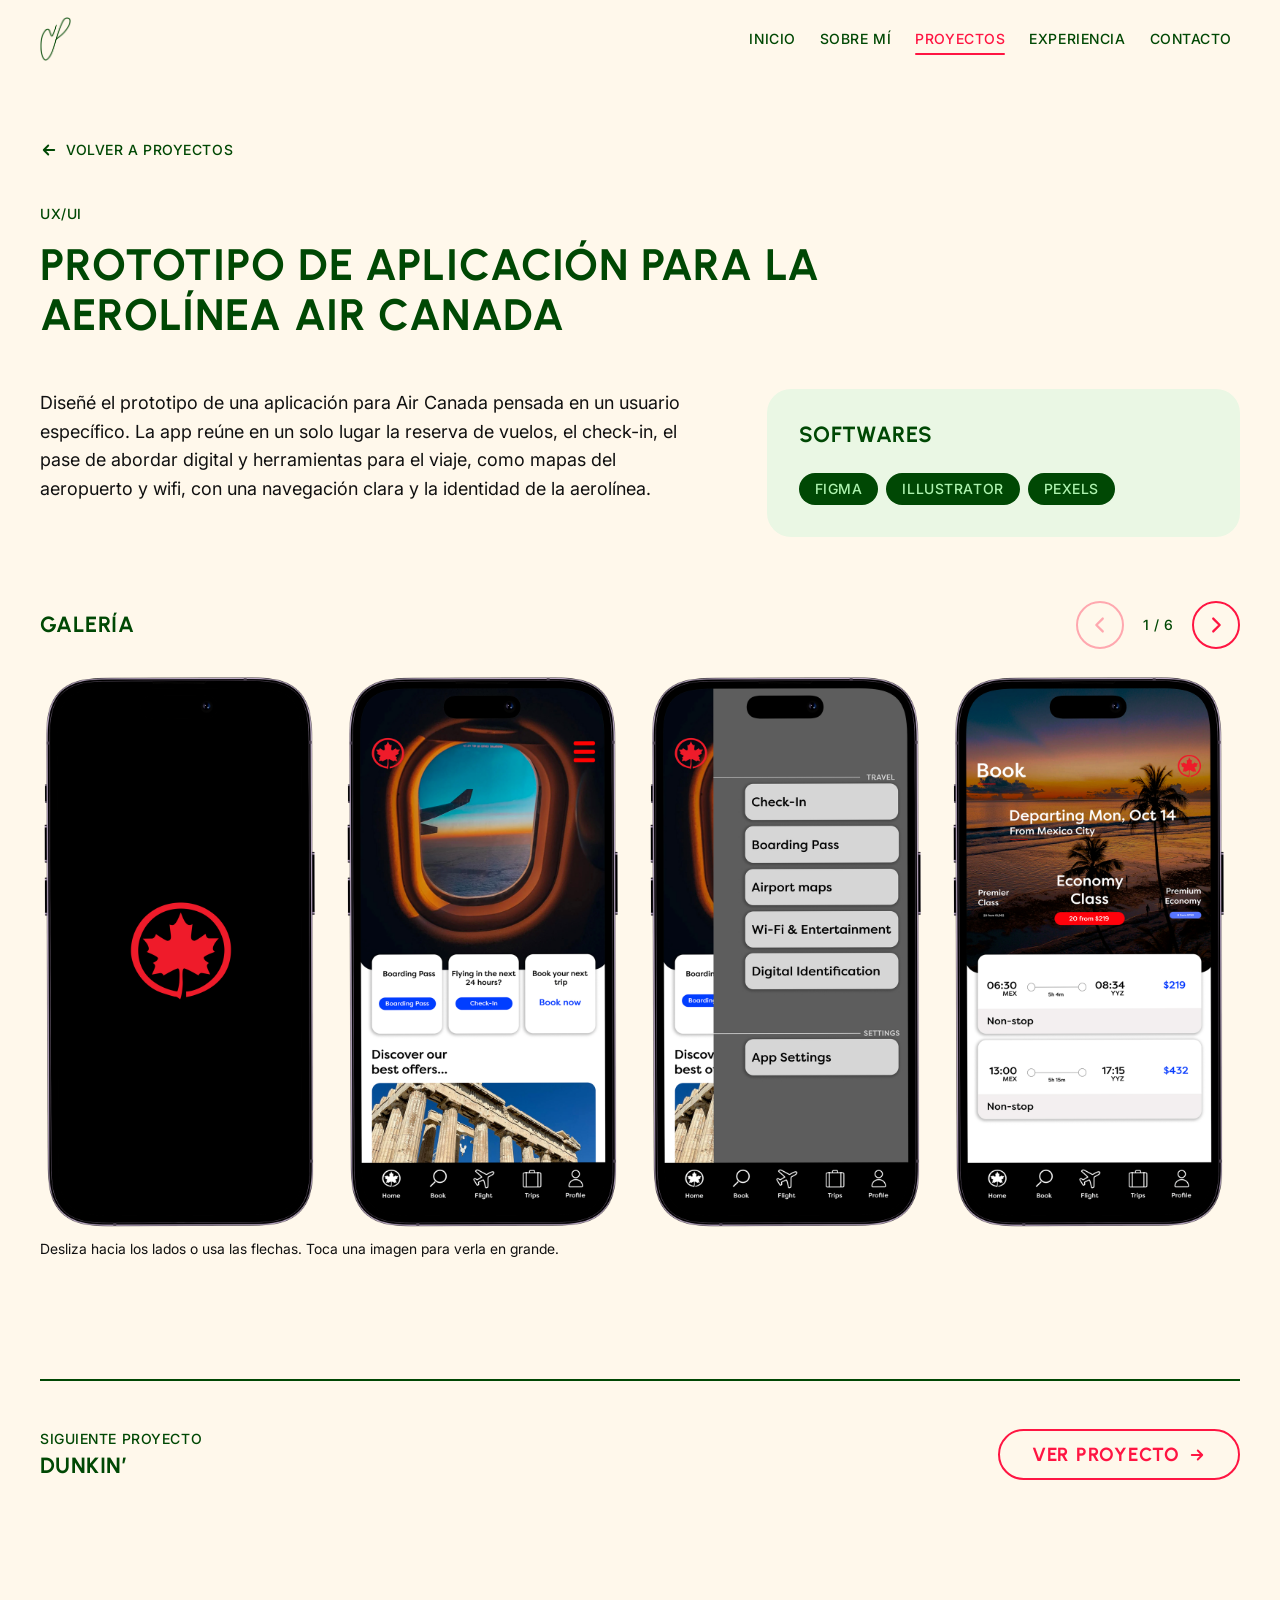
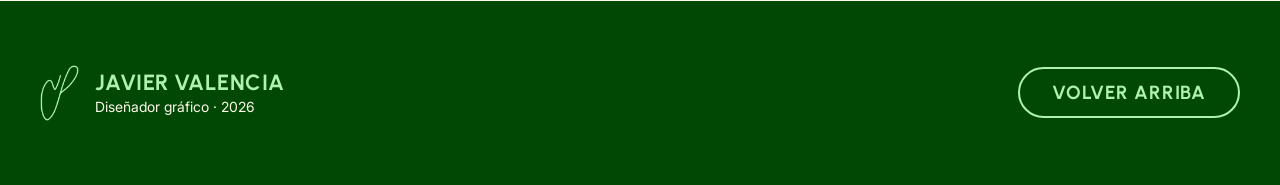
<file: proyectos/air-canada.html>
<!doctype html>
<html lang="es">
<head>
  <meta charset="utf-8">
  <meta name="viewport" content="width=device-width, initial-scale=1">
  <title>Air Canada · Javier Valencia</title>
  <meta name="description" content="Prototipo de aplicación para la aerolínea Air Canada. UX/UI. Proyecto de Javier Valencia, diseñador gráfico.">
  <meta name="theme-color" content="#FFF8EB">
  <link rel="icon" type="image/png" href="../assets/img/logo-jv-oscuro.png">
  <link rel="preload" href="../assets/fonts/Urbanist-Bold.woff2" as="font" type="font/woff2" crossorigin>
  <link rel="preload" href="../assets/fonts/Inter-Regular.woff2" as="font" type="font/woff2" crossorigin>
  <link rel="stylesheet" href="../assets/css/proyecto.css">
  <script>document.documentElement.classList.add("js");</script>
</head>
<body>
  <a class="skip-link" href="#contenido">Saltar al contenido</a>

  <header class="header">
    <div class="container header__inner">
      <a class="brand" href="../index.html#inicio" aria-label="Javier Valencia: ir al inicio">
        <img class="logo" src="../assets/img/logo-jv-oscuro.png" alt="" width="524" height="755">
      </a>
      <button class="nav-toggle" type="button" aria-expanded="false" aria-controls="nav" aria-label="Abrir menú">
        <svg class="icon-open" viewBox="0 0 24 24" fill="none" stroke="currentColor" stroke-width="2.5" stroke-linecap="round" aria-hidden="true"><path d="M4 7h16M4 12h16M4 17h16"/></svg>
        <svg class="icon-close" viewBox="0 0 24 24" fill="none" stroke="currentColor" stroke-width="2.5" stroke-linecap="round" aria-hidden="true"><path d="M6 6l12 12M18 6L6 18"/></svg>
      </button>
      <nav class="nav" id="nav" aria-label="Secciones">
        <ul class="nav__list" role="list">
          <li><a class="nav-link t-label" href="../index.html#inicio">Inicio</a></li>
          <li><a class="nav-link t-label" href="../index.html#sobre-mi">Sobre mí</a></li>
          <li><a class="nav-link t-label" href="../index.html#proyectos" aria-current="true">Proyectos</a></li>
          <li><a class="nav-link t-label" href="../index.html#experiencia">Experiencia</a></li>
          <li><a class="nav-link t-label" href="../index.html#contacto">Contacto</a></li>
        </ul>
      </nav>
    </div>
  </header>

  <main id="contenido" tabindex="-1">
    <article class="project container" aria-labelledby="project-title">
      <a class="back-link t-label" href="../index.html#proyectos"><svg viewBox="0 0 24 24" fill="none" stroke="currentColor" stroke-width="2.5" stroke-linecap="round" stroke-linejoin="round" aria-hidden="true"><path d="M19 12H5M11 6l-6 6 6 6"/></svg>Volver a proyectos</a>

      <header class="project__head reveal">
        <p class="t-label project__area">UX/UI</p>
        <h1 class="t-heading project__title" id="project-title" tabindex="-1">Prototipo de aplicación para la aerolínea Air Canada</h1>
      </header>

      <div class="project__info reveal">
        <div class="project__desc">
            <p class="t-body">Diseñé el prototipo de una aplicación para Air Canada pensada en un usuario específico. La app reúne en un solo lugar la reserva de vuelos, el check-in, el pase de abordar digital y herramientas para el viaje, como mapas del aeropuerto y wifi, con una navegación clara y la identidad de la aerolínea.</p>
        </div>
        <aside class="box" aria-labelledby="software-title">
          <h2 class="t-card box__title" id="software-title">Softwares</h2>
          <ul class="tags" role="list"><li class="tag t-label">Figma</li><li class="tag t-label">Illustrator</li><li class="tag t-label">Pexels</li></ul>
        </aside>
      </div>

      <section class="gallery reveal" aria-labelledby="gallery-title">
        <div class="gallery__bar">
          <h2 class="t-card gallery__title" id="gallery-title">Galería</h2>
          <div class="gallery__controls">
            <button class="btn-round" type="button" data-gallery-prev aria-label="Imagen anterior" aria-controls="gallery-track"><svg viewBox="0 0 24 24" fill="none" stroke="currentColor" stroke-width="2.5" stroke-linecap="round" stroke-linejoin="round" aria-hidden="true"><path d="M15 5l-7 7 7 7"/></svg></button>
            <span class="t-label gallery__count" aria-live="polite">1 / 6</span>
            <button class="btn-round" type="button" data-gallery-next aria-label="Imagen siguiente" aria-controls="gallery-track"><svg viewBox="0 0 24 24" fill="none" stroke="currentColor" stroke-width="2.5" stroke-linecap="round" stroke-linejoin="round" aria-hidden="true"><path d="M9 5l7 7-7 7"/></svg></button>
          </div>
        </div>
        <ul class="gallery__track" id="gallery-track" role="list" tabindex="0" aria-label="Galería de Air Canada: desliza o usa las flechas">
          <li class="gallery__item">
            <button class="gallery__open" type="button" aria-label="Ampliar imagen 1 de 6: Pantalla de inicio de la app de Air Canada con la hoja de maple roja">
              <img class="gallery__img" src="../assets/img/web/air-canada/01.png" alt="Pantalla de inicio de la app de Air Canada con la hoja de maple roja" width="764" height="1528" loading="eager">
            </button>
          </li>
          <li class="gallery__item">
            <button class="gallery__open" type="button" aria-label="Ampliar imagen 2 de 6: Pantalla principal con pase de abordar, check-in y ofertas de viaje">
              <img class="gallery__img" src="../assets/img/web/air-canada/02.png" alt="Pantalla principal con pase de abordar, check-in y ofertas de viaje" width="764" height="1528" loading="lazy">
            </button>
          </li>
          <li class="gallery__item">
            <button class="gallery__open" type="button" aria-label="Ampliar imagen 3 de 6: Menú lateral con check-in, pase de abordar, mapas del aeropuerto, wifi e identificación digital">
              <img class="gallery__img" src="../assets/img/web/air-canada/03.png" alt="Menú lateral con check-in, pase de abordar, mapas del aeropuerto, wifi e identificación digital" width="764" height="1528" loading="lazy">
            </button>
          </li>
          <li class="gallery__item">
            <button class="gallery__open" type="button" aria-label="Ampliar imagen 4 de 6: Pantalla de reserva con vuelos de Ciudad de México a Toronto">
              <img class="gallery__img" src="../assets/img/web/air-canada/04.png" alt="Pantalla de reserva con vuelos de Ciudad de México a Toronto" width="764" height="1528" loading="lazy">
            </button>
          </li>
          <li class="gallery__item">
            <button class="gallery__open" type="button" aria-label="Ampliar imagen 5 de 6: Pantalla de check-in con el itinerario del vuelo y el asiento 10F">
              <img class="gallery__img" src="../assets/img/web/air-canada/05.png" alt="Pantalla de check-in con el itinerario del vuelo y el asiento 10F" width="764" height="1528" loading="lazy">
            </button>
          </li>
          <li class="gallery__item">
            <button class="gallery__open" type="button" aria-label="Ampliar imagen 6 de 6: Pase de abordar digital con código QR">
              <img class="gallery__img" src="../assets/img/web/air-canada/06.png" alt="Pase de abordar digital con código QR" width="764" height="1528" loading="lazy">
            </button>
          </li>
        </ul>
        <p class="t-meta gallery__hint">Desliza hacia los lados o usa las flechas. Toca una imagen para verla en grande.</p>
      </section>

      <dialog class="viewer on-dark" id="viewer" aria-label="Visor de imágenes de Air Canada">
        <div class="viewer__inner">
          <div class="viewer__bar">
            <span class="t-label viewer__count" aria-live="polite"></span>
            <div class="viewer__controls">
              <button class="btn-round btn-round--dark" type="button" data-viewer-prev aria-label="Imagen anterior"><svg viewBox="0 0 24 24" fill="none" stroke="currentColor" stroke-width="2.5" stroke-linecap="round" stroke-linejoin="round" aria-hidden="true"><path d="M15 5l-7 7 7 7"/></svg></button>
              <button class="btn-round btn-round--dark" type="button" data-viewer-next aria-label="Imagen siguiente"><svg viewBox="0 0 24 24" fill="none" stroke="currentColor" stroke-width="2.5" stroke-linecap="round" stroke-linejoin="round" aria-hidden="true"><path d="M9 5l7 7-7 7"/></svg></button>
              <button class="btn-round btn-round--dark" type="button" data-viewer-close aria-label="Cerrar visor"><svg viewBox="0 0 24 24" fill="none" stroke="currentColor" stroke-width="2.5" stroke-linecap="round" aria-hidden="true"><path d="M6 6l12 12M18 6L6 18"/></svg></button>
            </div>
          </div>
          <div class="viewer__stage">
            <figure>
              <img class="viewer__img" alt="">
              <figcaption class="t-meta viewer__caption"></figcaption>
            </figure>
          </div>
        </div>
      </dialog>

      <nav class="next reveal" aria-label="Siguiente proyecto">
        <div>
          <p class="t-label next__label">Siguiente proyecto</p>
          <p class="t-card next__title">Dunkin’</p>
        </div>
        <a class="btn btn--light" href="dunkin.html">Ver proyecto<span class="sr-only">: Dunkin’</span><svg viewBox="0 0 24 24" fill="none" stroke="currentColor" stroke-width="2.5" stroke-linecap="round" stroke-linejoin="round" aria-hidden="true"><path d="M5 12h14M13 6l6 6-6 6"/></svg></a>
      </nav>
    </article>
  </main>

  <footer class="footer on-dark">
    <div class="container footer__inner">
      <div class="footer__brand">
        <img class="logo" src="../assets/img/logo-jv-claro.png" alt="" width="524" height="755">
        <div>
          <p class="t-card">Javier Valencia</p>
          <p class="t-meta footer__meta">Diseñador gráfico · <span id="year">2026</span></p>
        </div>
      </div>
      <a class="btn btn--dark" href="#contenido" data-back-to-top>Volver arriba</a>
    </div>
  </footer>

  <script src="../assets/js/proyecto.js" defer></script>
</body>
</html>
</file>
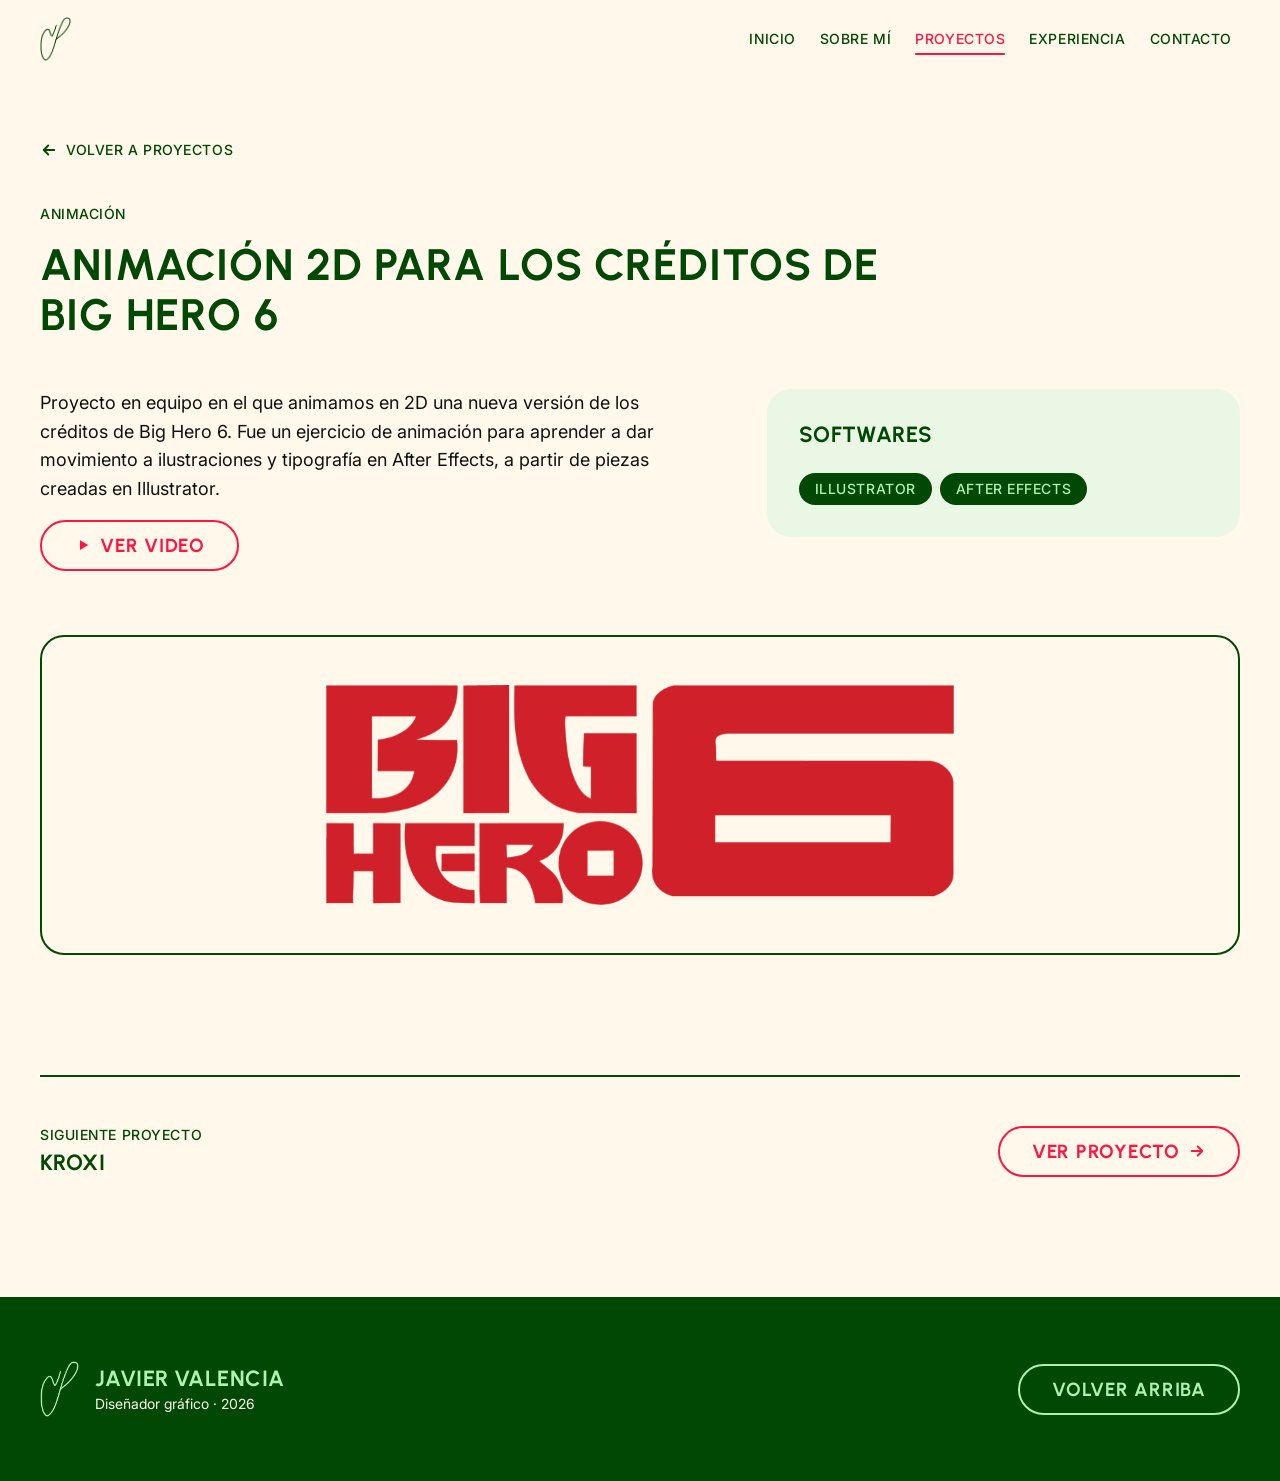
<file: proyectos/big-hero-6.html>
<!doctype html>
<html lang="es">
<head>
  <meta charset="utf-8">
  <meta name="viewport" content="width=device-width, initial-scale=1">
  <title>Big Hero 6 · Javier Valencia</title>
  <meta name="description" content="Animación 2D para los créditos de Big Hero 6. Animación. Proyecto de Javier Valencia, diseñador gráfico.">
  <meta name="theme-color" content="#FFF8EB">
  <link rel="icon" type="image/png" href="../assets/img/logo-jv-oscuro.png">
  <link rel="preload" href="../assets/fonts/Urbanist-Bold.woff2" as="font" type="font/woff2" crossorigin>
  <link rel="preload" href="../assets/fonts/Inter-Regular.woff2" as="font" type="font/woff2" crossorigin>
  <link rel="stylesheet" href="../assets/css/proyecto.css">
  <script>document.documentElement.classList.add("js");</script>
</head>
<body>
  <a class="skip-link" href="#contenido">Saltar al contenido</a>

  <header class="header">
    <div class="container header__inner">
      <a class="brand" href="../index.html#inicio" aria-label="Javier Valencia: ir al inicio">
        <img class="logo" src="../assets/img/logo-jv-oscuro.png" alt="" width="524" height="755">
      </a>
      <button class="nav-toggle" type="button" aria-expanded="false" aria-controls="nav" aria-label="Abrir menú">
        <svg class="icon-open" viewBox="0 0 24 24" fill="none" stroke="currentColor" stroke-width="2.5" stroke-linecap="round" aria-hidden="true"><path d="M4 7h16M4 12h16M4 17h16"/></svg>
        <svg class="icon-close" viewBox="0 0 24 24" fill="none" stroke="currentColor" stroke-width="2.5" stroke-linecap="round" aria-hidden="true"><path d="M6 6l12 12M18 6L6 18"/></svg>
      </button>
      <nav class="nav" id="nav" aria-label="Secciones">
        <ul class="nav__list" role="list">
          <li><a class="nav-link t-label" href="../index.html#inicio">Inicio</a></li>
          <li><a class="nav-link t-label" href="../index.html#sobre-mi">Sobre mí</a></li>
          <li><a class="nav-link t-label" href="../index.html#proyectos" aria-current="true">Proyectos</a></li>
          <li><a class="nav-link t-label" href="../index.html#experiencia">Experiencia</a></li>
          <li><a class="nav-link t-label" href="../index.html#contacto">Contacto</a></li>
        </ul>
      </nav>
    </div>
  </header>

  <main id="contenido" tabindex="-1">
    <article class="project container" aria-labelledby="project-title">
      <a class="back-link t-label" href="../index.html#proyectos"><svg viewBox="0 0 24 24" fill="none" stroke="currentColor" stroke-width="2.5" stroke-linecap="round" stroke-linejoin="round" aria-hidden="true"><path d="M19 12H5M11 6l-6 6 6 6"/></svg>Volver a proyectos</a>

      <header class="project__head reveal">
        <p class="t-label project__area">Animación</p>
        <h1 class="t-heading project__title" id="project-title" tabindex="-1">Animación 2D para los créditos de Big Hero 6</h1>
      </header>

      <div class="project__info reveal">
        <div class="project__desc">
            <p class="t-body">Proyecto en equipo en el que animamos en 2D una nueva versión de los créditos de Big Hero 6. Fue un ejercicio de animación para aprender a dar movimiento a ilustraciones y tipografía en After Effects, a partir de piezas creadas en Illustrator.</p>
            <p><a class="btn btn--light" href="https://youtu.be/tIIzO6nC3mo?si=HLCmwVGLd2eByrEu" target="_blank" rel="noopener noreferrer"><svg viewBox="0 0 24 24" fill="currentColor" aria-hidden="true"><path d="M8 5.5v13l11-6.5z"/></svg>Ver video<span class="sr-only"> (se abre en una pestaña nueva)</span></a></p>
        </div>
        <aside class="box" aria-labelledby="software-title">
          <h2 class="t-card box__title" id="software-title">Softwares</h2>
          <ul class="tags" role="list"><li class="tag t-label">Illustrator</li><li class="tag t-label">After Effects</li></ul>
        </aside>
      </div>

      <figure class="feature reveal">
        <img src="../assets/img/web/logos/big-hero-6.png" alt="Logotipo de Big Hero 6" width="900" height="315">
      </figure>

      <nav class="next reveal" aria-label="Siguiente proyecto">
        <div>
          <p class="t-label next__label">Siguiente proyecto</p>
          <p class="t-card next__title">Kroxi</p>
        </div>
        <a class="btn btn--light" href="kroxi.html">Ver proyecto<span class="sr-only">: Kroxi</span><svg viewBox="0 0 24 24" fill="none" stroke="currentColor" stroke-width="2.5" stroke-linecap="round" stroke-linejoin="round" aria-hidden="true"><path d="M5 12h14M13 6l6 6-6 6"/></svg></a>
      </nav>
    </article>
  </main>

  <footer class="footer on-dark">
    <div class="container footer__inner">
      <div class="footer__brand">
        <img class="logo" src="../assets/img/logo-jv-claro.png" alt="" width="524" height="755">
        <div>
          <p class="t-card">Javier Valencia</p>
          <p class="t-meta footer__meta">Diseñador gráfico · <span id="year">2026</span></p>
        </div>
      </div>
      <a class="btn btn--dark" href="#contenido" data-back-to-top>Volver arriba</a>
    </div>
  </footer>

  <script src="../assets/js/proyecto.js" defer></script>
</body>
</html>
</file>
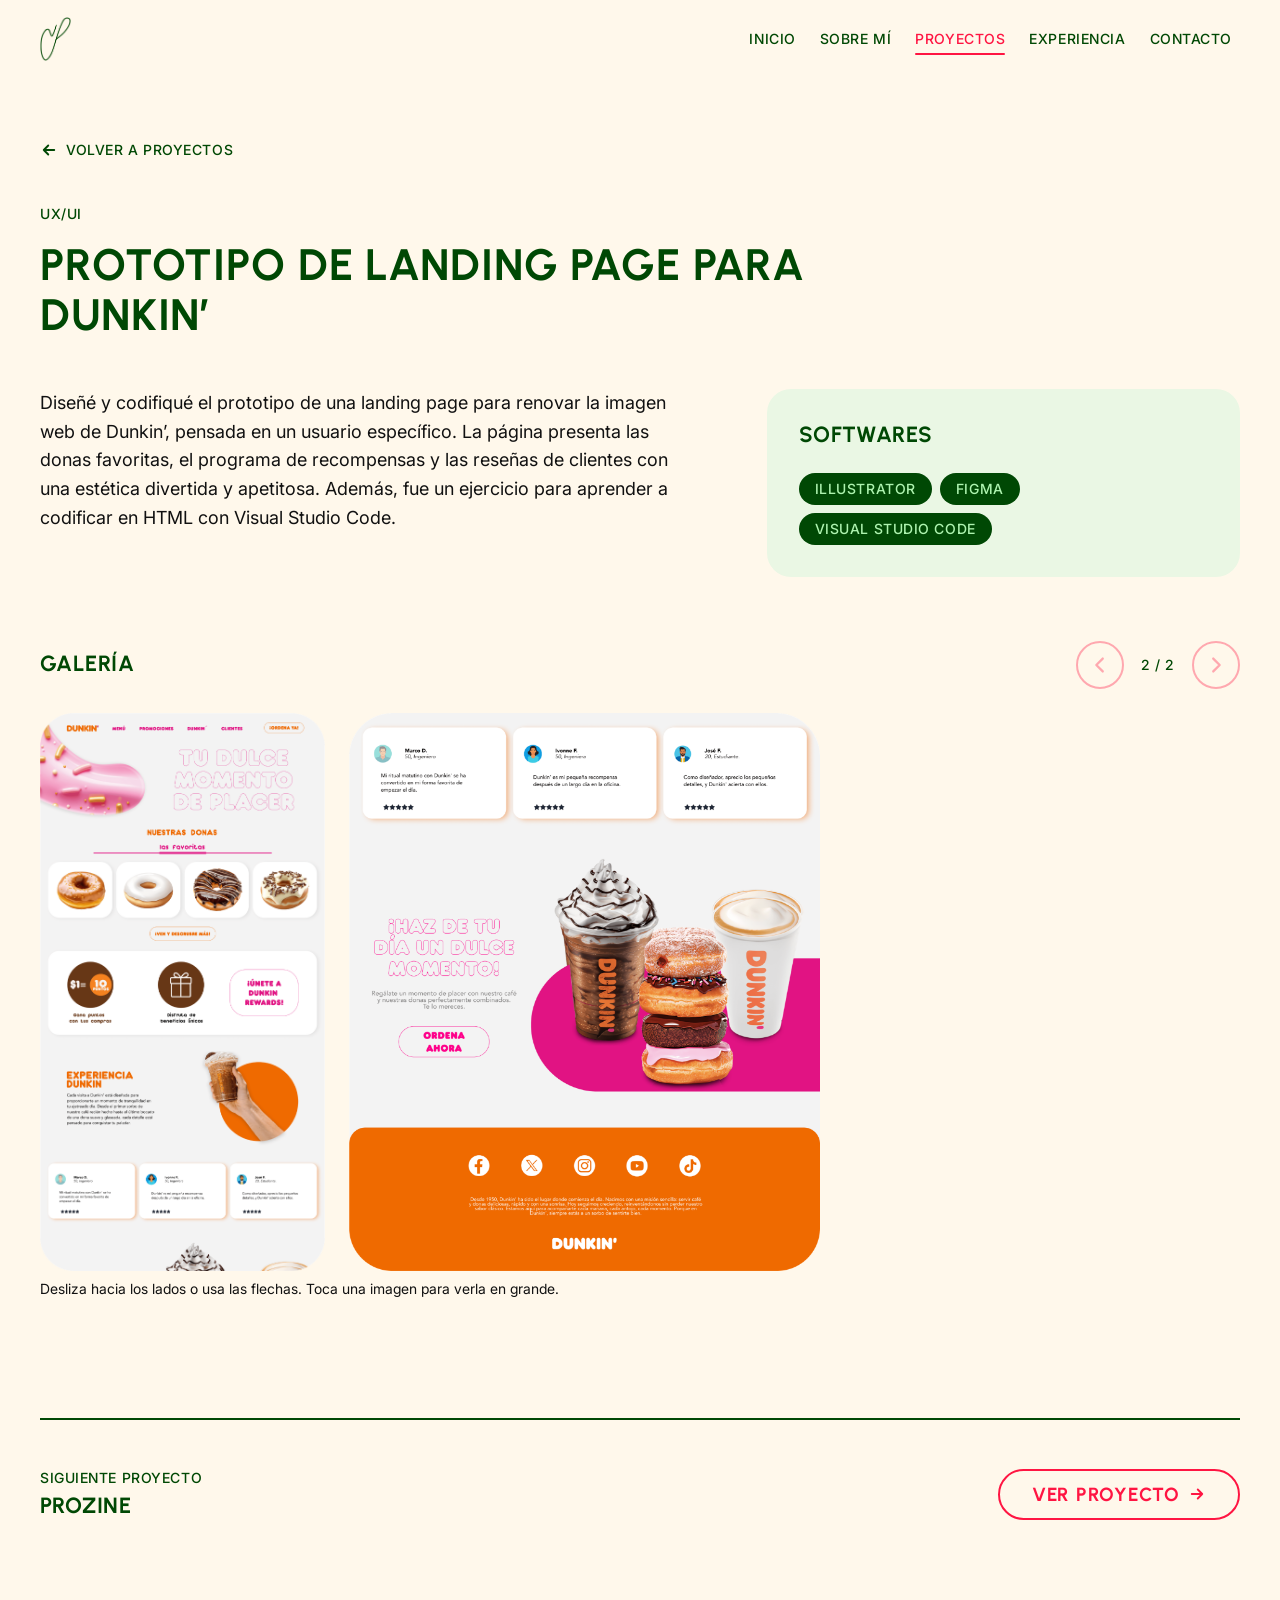
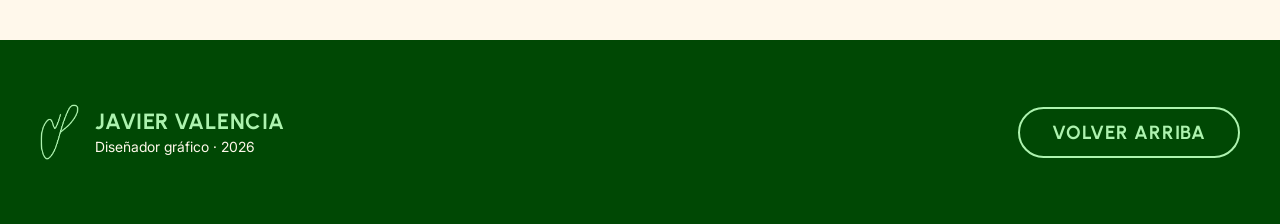
<file: proyectos/dunkin.html>
<!doctype html>
<html lang="es">
<head>
  <meta charset="utf-8">
  <meta name="viewport" content="width=device-width, initial-scale=1">
  <title>Dunkin’ · Javier Valencia</title>
  <meta name="description" content="Prototipo de landing page para Dunkin’. UX/UI. Proyecto de Javier Valencia, diseñador gráfico.">
  <meta name="theme-color" content="#FFF8EB">
  <link rel="icon" type="image/png" href="../assets/img/logo-jv-oscuro.png">
  <link rel="preload" href="../assets/fonts/Urbanist-Bold.woff2" as="font" type="font/woff2" crossorigin>
  <link rel="preload" href="../assets/fonts/Inter-Regular.woff2" as="font" type="font/woff2" crossorigin>
  <link rel="stylesheet" href="../assets/css/proyecto.css">
  <script>document.documentElement.classList.add("js");</script>
</head>
<body>
  <a class="skip-link" href="#contenido">Saltar al contenido</a>

  <header class="header">
    <div class="container header__inner">
      <a class="brand" href="../index.html#inicio" aria-label="Javier Valencia: ir al inicio">
        <img class="logo" src="../assets/img/logo-jv-oscuro.png" alt="" width="524" height="755">
      </a>
      <button class="nav-toggle" type="button" aria-expanded="false" aria-controls="nav" aria-label="Abrir menú">
        <svg class="icon-open" viewBox="0 0 24 24" fill="none" stroke="currentColor" stroke-width="2.5" stroke-linecap="round" aria-hidden="true"><path d="M4 7h16M4 12h16M4 17h16"/></svg>
        <svg class="icon-close" viewBox="0 0 24 24" fill="none" stroke="currentColor" stroke-width="2.5" stroke-linecap="round" aria-hidden="true"><path d="M6 6l12 12M18 6L6 18"/></svg>
      </button>
      <nav class="nav" id="nav" aria-label="Secciones">
        <ul class="nav__list" role="list">
          <li><a class="nav-link t-label" href="../index.html#inicio">Inicio</a></li>
          <li><a class="nav-link t-label" href="../index.html#sobre-mi">Sobre mí</a></li>
          <li><a class="nav-link t-label" href="../index.html#proyectos" aria-current="true">Proyectos</a></li>
          <li><a class="nav-link t-label" href="../index.html#experiencia">Experiencia</a></li>
          <li><a class="nav-link t-label" href="../index.html#contacto">Contacto</a></li>
        </ul>
      </nav>
    </div>
  </header>

  <main id="contenido" tabindex="-1">
    <article class="project container" aria-labelledby="project-title">
      <a class="back-link t-label" href="../index.html#proyectos"><svg viewBox="0 0 24 24" fill="none" stroke="currentColor" stroke-width="2.5" stroke-linecap="round" stroke-linejoin="round" aria-hidden="true"><path d="M19 12H5M11 6l-6 6 6 6"/></svg>Volver a proyectos</a>

      <header class="project__head reveal">
        <p class="t-label project__area">UX/UI</p>
        <h1 class="t-heading project__title" id="project-title" tabindex="-1">Prototipo de landing page para Dunkin’</h1>
      </header>

      <div class="project__info reveal">
        <div class="project__desc">
            <p class="t-body">Diseñé y codifiqué el prototipo de una landing page para renovar la imagen web de Dunkin’, pensada en un usuario específico. La página presenta las donas favoritas, el programa de recompensas y las reseñas de clientes con una estética divertida y apetitosa. Además, fue un ejercicio para aprender a codificar en HTML con Visual Studio Code.</p>
        </div>
        <aside class="box" aria-labelledby="software-title">
          <h2 class="t-card box__title" id="software-title">Softwares</h2>
          <ul class="tags" role="list"><li class="tag t-label">Illustrator</li><li class="tag t-label">Figma</li><li class="tag t-label">Visual Studio Code</li></ul>
        </aside>
      </div>

      <section class="gallery reveal" aria-labelledby="gallery-title">
        <div class="gallery__bar">
          <h2 class="t-card gallery__title" id="gallery-title">Galería</h2>
          <div class="gallery__controls">
            <button class="btn-round" type="button" data-gallery-prev aria-label="Imagen anterior" aria-controls="gallery-track"><svg viewBox="0 0 24 24" fill="none" stroke="currentColor" stroke-width="2.5" stroke-linecap="round" stroke-linejoin="round" aria-hidden="true"><path d="M15 5l-7 7 7 7"/></svg></button>
            <span class="t-label gallery__count" aria-live="polite">1 / 2</span>
            <button class="btn-round" type="button" data-gallery-next aria-label="Imagen siguiente" aria-controls="gallery-track"><svg viewBox="0 0 24 24" fill="none" stroke="currentColor" stroke-width="2.5" stroke-linecap="round" stroke-linejoin="round" aria-hidden="true"><path d="M9 5l7 7-7 7"/></svg></button>
          </div>
        </div>
        <ul class="gallery__track" id="gallery-track" role="list" tabindex="0" aria-label="Galería de Dunkin’: desliza o usa las flechas">
          <li class="gallery__item">
            <button class="gallery__open" type="button" aria-label="Ampliar imagen 1 de 2: Parte superior de la landing de Dunkin’: portada «Tu dulce momento de placer», donas favoritas y programa de recompensas">
              <img class="gallery__img" src="../assets/img/web/dunkin/01.png" alt="Parte superior de la landing de Dunkin’: portada «Tu dulce momento de placer», donas favoritas y programa de recompensas" width="1226" height="2400" loading="eager">
            </button>
          </li>
          <li class="gallery__item">
            <button class="gallery__open" type="button" aria-label="Ampliar imagen 2 de 2: Parte inferior de la landing: reseñas de clientes, «¡Haz de tu día un dulce momento!» y pie de página">
              <img class="gallery__img" src="../assets/img/web/dunkin/02.png" alt="Parte inferior de la landing: reseñas de clientes, «¡Haz de tu día un dulce momento!» y pie de página" width="1518" height="1800" loading="lazy">
            </button>
          </li>
        </ul>
        <p class="t-meta gallery__hint">Desliza hacia los lados o usa las flechas. Toca una imagen para verla en grande.</p>
      </section>

      <dialog class="viewer on-dark" id="viewer" aria-label="Visor de imágenes de Dunkin’">
        <div class="viewer__inner">
          <div class="viewer__bar">
            <span class="t-label viewer__count" aria-live="polite"></span>
            <div class="viewer__controls">
              <button class="btn-round btn-round--dark" type="button" data-viewer-prev aria-label="Imagen anterior"><svg viewBox="0 0 24 24" fill="none" stroke="currentColor" stroke-width="2.5" stroke-linecap="round" stroke-linejoin="round" aria-hidden="true"><path d="M15 5l-7 7 7 7"/></svg></button>
              <button class="btn-round btn-round--dark" type="button" data-viewer-next aria-label="Imagen siguiente"><svg viewBox="0 0 24 24" fill="none" stroke="currentColor" stroke-width="2.5" stroke-linecap="round" stroke-linejoin="round" aria-hidden="true"><path d="M9 5l7 7-7 7"/></svg></button>
              <button class="btn-round btn-round--dark" type="button" data-viewer-close aria-label="Cerrar visor"><svg viewBox="0 0 24 24" fill="none" stroke="currentColor" stroke-width="2.5" stroke-linecap="round" aria-hidden="true"><path d="M6 6l12 12M18 6L6 18"/></svg></button>
            </div>
          </div>
          <div class="viewer__stage">
            <figure>
              <img class="viewer__img" alt="">
              <figcaption class="t-meta viewer__caption"></figcaption>
            </figure>
          </div>
        </div>
      </dialog>

      <nav class="next reveal" aria-label="Siguiente proyecto">
        <div>
          <p class="t-label next__label">Siguiente proyecto</p>
          <p class="t-card next__title">Prozine</p>
        </div>
        <a class="btn btn--light" href="prozine.html">Ver proyecto<span class="sr-only">: Prozine</span><svg viewBox="0 0 24 24" fill="none" stroke="currentColor" stroke-width="2.5" stroke-linecap="round" stroke-linejoin="round" aria-hidden="true"><path d="M5 12h14M13 6l6 6-6 6"/></svg></a>
      </nav>
    </article>
  </main>

  <footer class="footer on-dark">
    <div class="container footer__inner">
      <div class="footer__brand">
        <img class="logo" src="../assets/img/logo-jv-claro.png" alt="" width="524" height="755">
        <div>
          <p class="t-card">Javier Valencia</p>
          <p class="t-meta footer__meta">Diseñador gráfico · <span id="year">2026</span></p>
        </div>
      </div>
      <a class="btn btn--dark" href="#contenido" data-back-to-top>Volver arriba</a>
    </div>
  </footer>

  <script src="../assets/js/proyecto.js" defer></script>
</body>
</html>
</file>
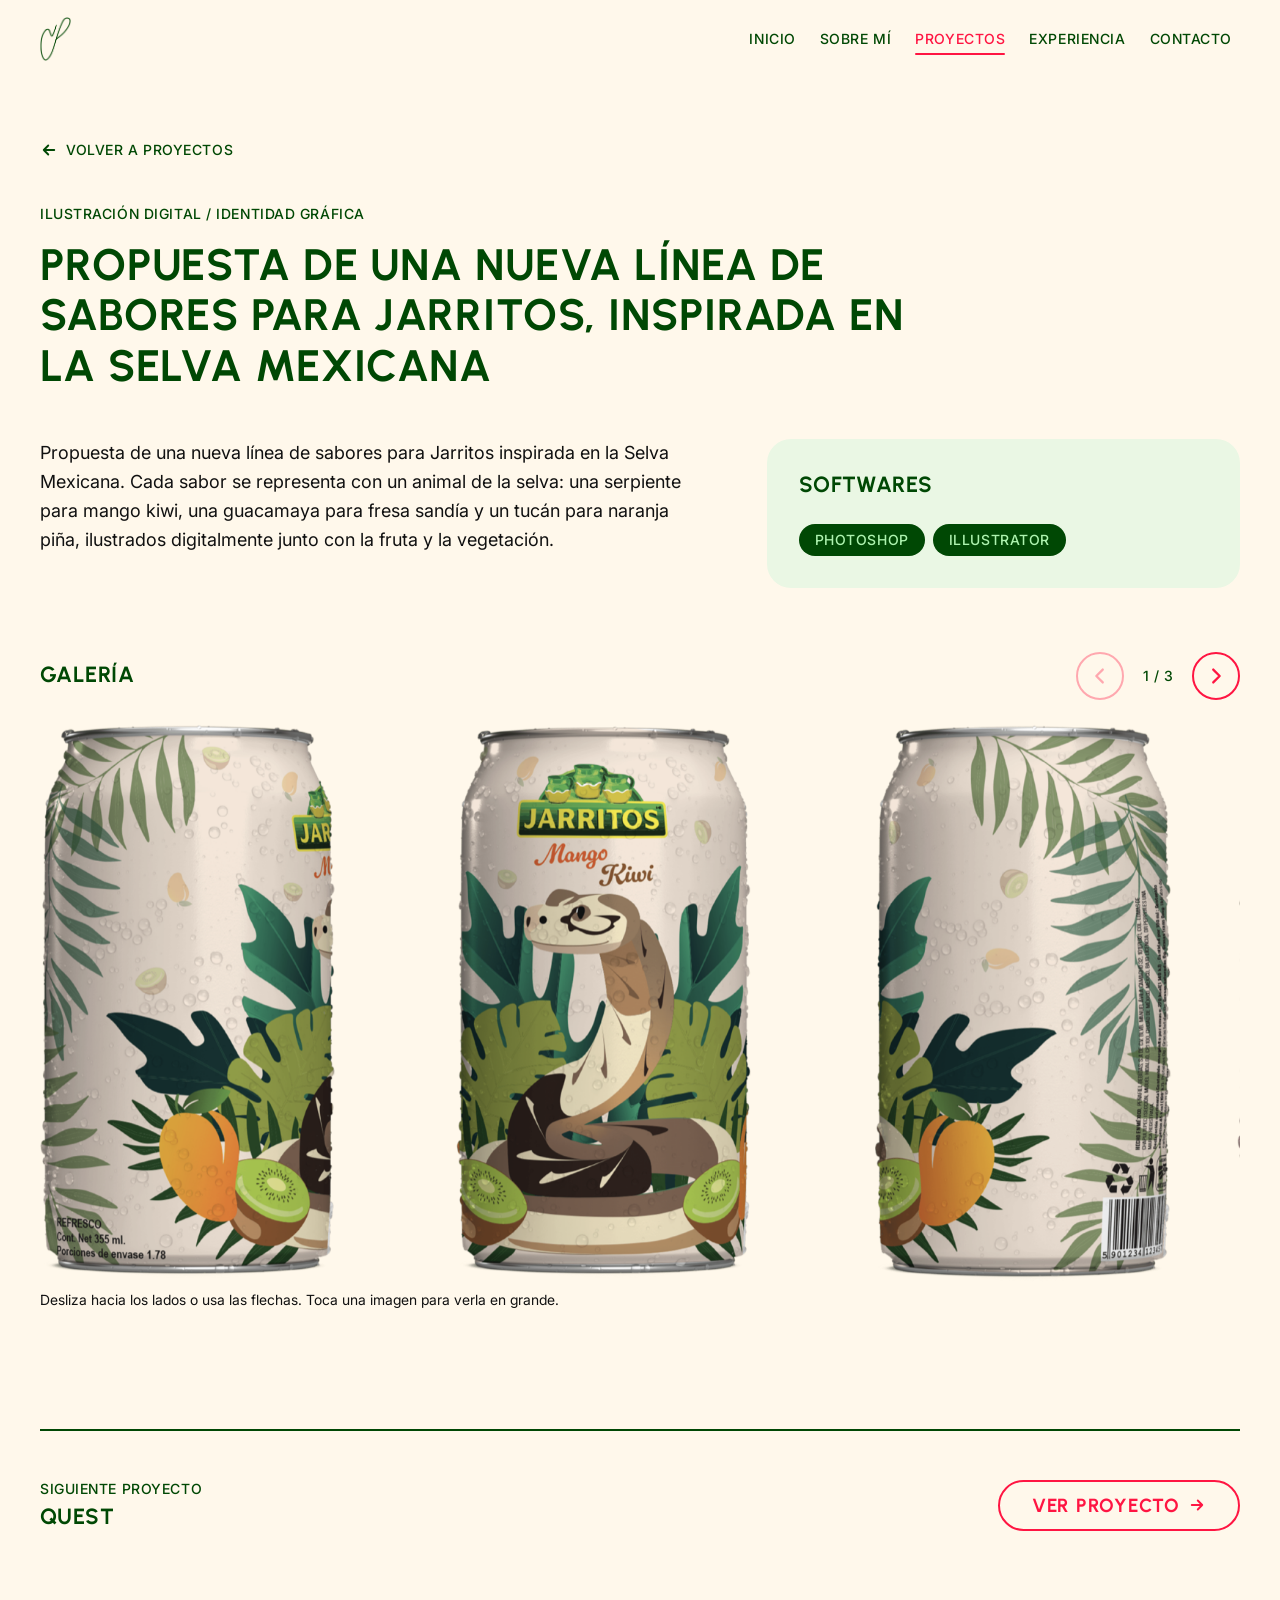
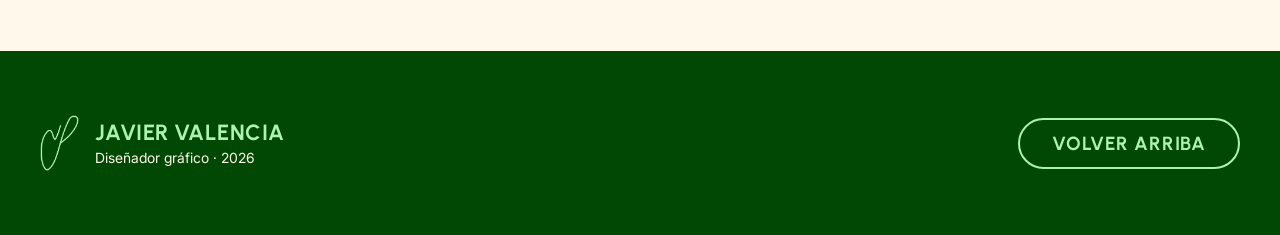
<file: proyectos/jarritos.html>
<!doctype html>
<html lang="es">
<head>
  <meta charset="utf-8">
  <meta name="viewport" content="width=device-width, initial-scale=1">
  <title>Jarritos · Javier Valencia</title>
  <meta name="description" content="Propuesta de una nueva línea de sabores para Jarritos, inspirada en la Selva Mexicana. Ilustración digital / Identidad gráfica. Proyecto de Javier Valencia, diseñador gráfico.">
  <meta name="theme-color" content="#FFF8EB">
  <link rel="icon" type="image/png" href="../assets/img/logo-jv-oscuro.png">
  <link rel="preload" href="../assets/fonts/Urbanist-Bold.woff2" as="font" type="font/woff2" crossorigin>
  <link rel="preload" href="../assets/fonts/Inter-Regular.woff2" as="font" type="font/woff2" crossorigin>
  <link rel="stylesheet" href="../assets/css/proyecto.css">
  <script>document.documentElement.classList.add("js");</script>
</head>
<body>
  <a class="skip-link" href="#contenido">Saltar al contenido</a>

  <header class="header">
    <div class="container header__inner">
      <a class="brand" href="../index.html#inicio" aria-label="Javier Valencia: ir al inicio">
        <img class="logo" src="../assets/img/logo-jv-oscuro.png" alt="" width="524" height="755">
      </a>
      <button class="nav-toggle" type="button" aria-expanded="false" aria-controls="nav" aria-label="Abrir menú">
        <svg class="icon-open" viewBox="0 0 24 24" fill="none" stroke="currentColor" stroke-width="2.5" stroke-linecap="round" aria-hidden="true"><path d="M4 7h16M4 12h16M4 17h16"/></svg>
        <svg class="icon-close" viewBox="0 0 24 24" fill="none" stroke="currentColor" stroke-width="2.5" stroke-linecap="round" aria-hidden="true"><path d="M6 6l12 12M18 6L6 18"/></svg>
      </button>
      <nav class="nav" id="nav" aria-label="Secciones">
        <ul class="nav__list" role="list">
          <li><a class="nav-link t-label" href="../index.html#inicio">Inicio</a></li>
          <li><a class="nav-link t-label" href="../index.html#sobre-mi">Sobre mí</a></li>
          <li><a class="nav-link t-label" href="../index.html#proyectos" aria-current="true">Proyectos</a></li>
          <li><a class="nav-link t-label" href="../index.html#experiencia">Experiencia</a></li>
          <li><a class="nav-link t-label" href="../index.html#contacto">Contacto</a></li>
        </ul>
      </nav>
    </div>
  </header>

  <main id="contenido" tabindex="-1">
    <article class="project container" aria-labelledby="project-title">
      <a class="back-link t-label" href="../index.html#proyectos"><svg viewBox="0 0 24 24" fill="none" stroke="currentColor" stroke-width="2.5" stroke-linecap="round" stroke-linejoin="round" aria-hidden="true"><path d="M19 12H5M11 6l-6 6 6 6"/></svg>Volver a proyectos</a>

      <header class="project__head reveal">
        <p class="t-label project__area">Ilustración digital / Identidad gráfica</p>
        <h1 class="t-heading project__title" id="project-title" tabindex="-1">Propuesta de una nueva línea de sabores para Jarritos, inspirada en la Selva Mexicana</h1>
      </header>

      <div class="project__info reveal">
        <div class="project__desc">
            <p class="t-body">Propuesta de una nueva línea de sabores para Jarritos inspirada en la Selva Mexicana. Cada sabor se representa con un animal de la selva: una serpiente para mango kiwi, una guacamaya para fresa sandía y un tucán para naranja piña, ilustrados digitalmente junto con la fruta y la vegetación.</p>
        </div>
        <aside class="box" aria-labelledby="software-title">
          <h2 class="t-card box__title" id="software-title">Softwares</h2>
          <ul class="tags" role="list"><li class="tag t-label">Photoshop</li><li class="tag t-label">Illustrator</li></ul>
        </aside>
      </div>

      <section class="gallery reveal" aria-labelledby="gallery-title">
        <div class="gallery__bar">
          <h2 class="t-card gallery__title" id="gallery-title">Galería</h2>
          <div class="gallery__controls">
            <button class="btn-round" type="button" data-gallery-prev aria-label="Imagen anterior" aria-controls="gallery-track"><svg viewBox="0 0 24 24" fill="none" stroke="currentColor" stroke-width="2.5" stroke-linecap="round" stroke-linejoin="round" aria-hidden="true"><path d="M15 5l-7 7 7 7"/></svg></button>
            <span class="t-label gallery__count" aria-live="polite">1 / 3</span>
            <button class="btn-round" type="button" data-gallery-next aria-label="Imagen siguiente" aria-controls="gallery-track"><svg viewBox="0 0 24 24" fill="none" stroke="currentColor" stroke-width="2.5" stroke-linecap="round" stroke-linejoin="round" aria-hidden="true"><path d="M9 5l7 7-7 7"/></svg></button>
          </div>
        </div>
        <ul class="gallery__track" id="gallery-track" role="list" tabindex="0" aria-label="Galería de Jarritos: desliza o usa las flechas">
          <li class="gallery__item">
            <button class="gallery__open" type="button" aria-label="Ampliar imagen 1 de 3: Lata de Jarritos sabor mango kiwi, ilustrada con una serpiente y vegetación de selva">
              <img class="gallery__img" src="../assets/img/web/jarritos/01.png" alt="Lata de Jarritos sabor mango kiwi, ilustrada con una serpiente y vegetación de selva" width="1600" height="761" loading="eager">
            </button>
          </li>
          <li class="gallery__item">
            <button class="gallery__open" type="button" aria-label="Ampliar imagen 2 de 3: Lata de Jarritos sabor fresa sandía, ilustrada con una guacamaya">
              <img class="gallery__img" src="../assets/img/web/jarritos/02.png" alt="Lata de Jarritos sabor fresa sandía, ilustrada con una guacamaya" width="1600" height="796" loading="lazy">
            </button>
          </li>
          <li class="gallery__item">
            <button class="gallery__open" type="button" aria-label="Ampliar imagen 3 de 3: Lata de Jarritos sabor naranja piña, ilustrada con un tucán">
              <img class="gallery__img" src="../assets/img/web/jarritos/03.png" alt="Lata de Jarritos sabor naranja piña, ilustrada con un tucán" width="1600" height="789" loading="lazy">
            </button>
          </li>
        </ul>
        <p class="t-meta gallery__hint">Desliza hacia los lados o usa las flechas. Toca una imagen para verla en grande.</p>
      </section>

      <dialog class="viewer on-dark" id="viewer" aria-label="Visor de imágenes de Jarritos">
        <div class="viewer__inner">
          <div class="viewer__bar">
            <span class="t-label viewer__count" aria-live="polite"></span>
            <div class="viewer__controls">
              <button class="btn-round btn-round--dark" type="button" data-viewer-prev aria-label="Imagen anterior"><svg viewBox="0 0 24 24" fill="none" stroke="currentColor" stroke-width="2.5" stroke-linecap="round" stroke-linejoin="round" aria-hidden="true"><path d="M15 5l-7 7 7 7"/></svg></button>
              <button class="btn-round btn-round--dark" type="button" data-viewer-next aria-label="Imagen siguiente"><svg viewBox="0 0 24 24" fill="none" stroke="currentColor" stroke-width="2.5" stroke-linecap="round" stroke-linejoin="round" aria-hidden="true"><path d="M9 5l7 7-7 7"/></svg></button>
              <button class="btn-round btn-round--dark" type="button" data-viewer-close aria-label="Cerrar visor"><svg viewBox="0 0 24 24" fill="none" stroke="currentColor" stroke-width="2.5" stroke-linecap="round" aria-hidden="true"><path d="M6 6l12 12M18 6L6 18"/></svg></button>
            </div>
          </div>
          <div class="viewer__stage">
            <figure>
              <img class="viewer__img" alt="">
              <figcaption class="t-meta viewer__caption"></figcaption>
            </figure>
          </div>
        </div>
      </dialog>

      <nav class="next reveal" aria-label="Siguiente proyecto">
        <div>
          <p class="t-label next__label">Siguiente proyecto</p>
          <p class="t-card next__title">Quest</p>
        </div>
        <a class="btn btn--light" href="quest.html">Ver proyecto<span class="sr-only">: Quest</span><svg viewBox="0 0 24 24" fill="none" stroke="currentColor" stroke-width="2.5" stroke-linecap="round" stroke-linejoin="round" aria-hidden="true"><path d="M5 12h14M13 6l6 6-6 6"/></svg></a>
      </nav>
    </article>
  </main>

  <footer class="footer on-dark">
    <div class="container footer__inner">
      <div class="footer__brand">
        <img class="logo" src="../assets/img/logo-jv-claro.png" alt="" width="524" height="755">
        <div>
          <p class="t-card">Javier Valencia</p>
          <p class="t-meta footer__meta">Diseñador gráfico · <span id="year">2026</span></p>
        </div>
      </div>
      <a class="btn btn--dark" href="#contenido" data-back-to-top>Volver arriba</a>
    </div>
  </footer>

  <script src="../assets/js/proyecto.js" defer></script>
</body>
</html>
</file>
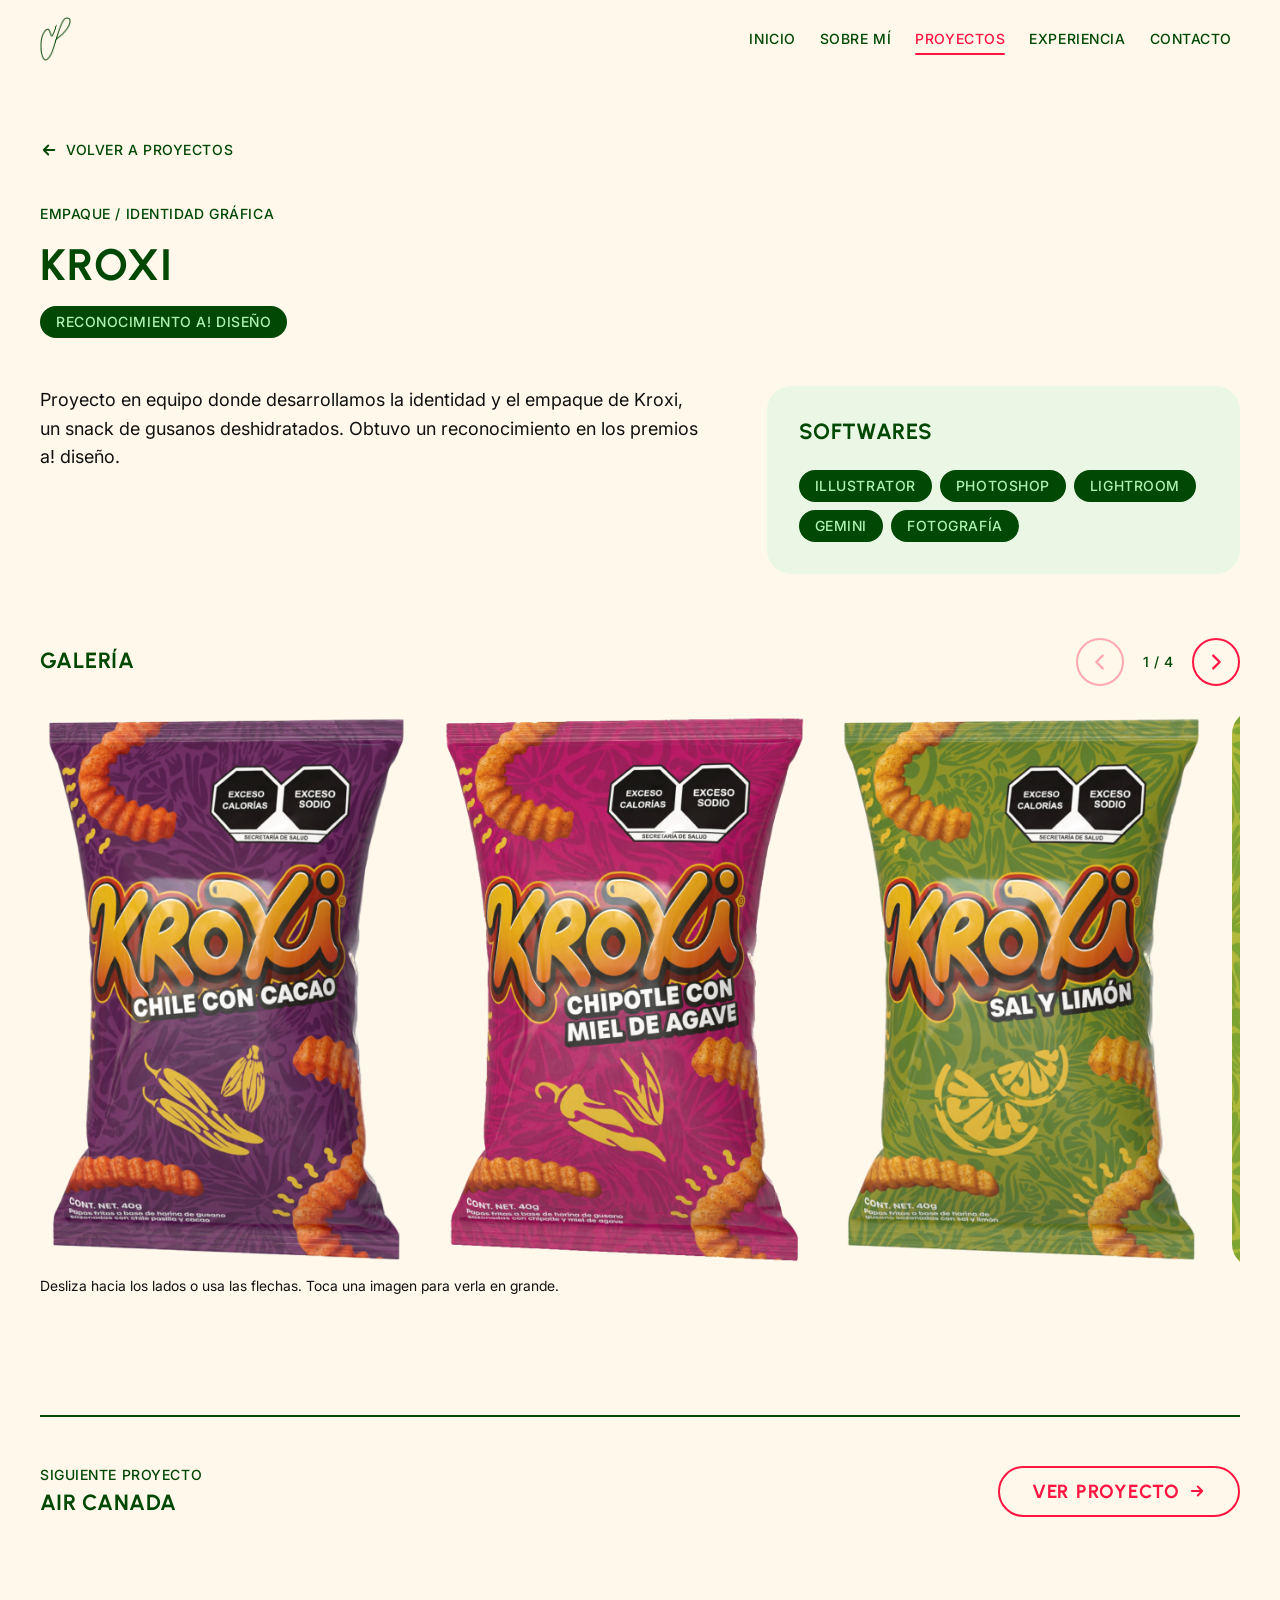
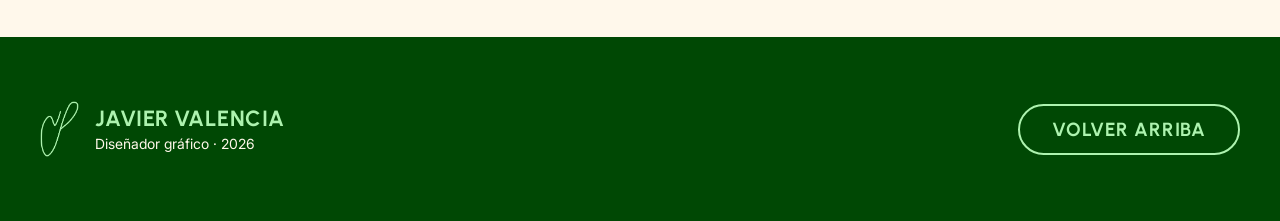
<file: proyectos/kroxi.html>
<!doctype html>
<html lang="es">
<head>
  <meta charset="utf-8">
  <meta name="viewport" content="width=device-width, initial-scale=1">
  <title>Kroxi · Javier Valencia</title>
  <meta name="description" content="Kroxi. Empaque / Identidad gráfica. Proyecto de Javier Valencia, diseñador gráfico.">
  <meta name="theme-color" content="#FFF8EB">
  <link rel="icon" type="image/png" href="../assets/img/logo-jv-oscuro.png">
  <link rel="preload" href="../assets/fonts/Urbanist-Bold.woff2" as="font" type="font/woff2" crossorigin>
  <link rel="preload" href="../assets/fonts/Inter-Regular.woff2" as="font" type="font/woff2" crossorigin>
  <link rel="stylesheet" href="../assets/css/proyecto.css">
  <script>document.documentElement.classList.add("js");</script>
</head>
<body>
  <a class="skip-link" href="#contenido">Saltar al contenido</a>

  <header class="header">
    <div class="container header__inner">
      <a class="brand" href="../index.html#inicio" aria-label="Javier Valencia: ir al inicio">
        <img class="logo" src="../assets/img/logo-jv-oscuro.png" alt="" width="524" height="755">
      </a>
      <button class="nav-toggle" type="button" aria-expanded="false" aria-controls="nav" aria-label="Abrir menú">
        <svg class="icon-open" viewBox="0 0 24 24" fill="none" stroke="currentColor" stroke-width="2.5" stroke-linecap="round" aria-hidden="true"><path d="M4 7h16M4 12h16M4 17h16"/></svg>
        <svg class="icon-close" viewBox="0 0 24 24" fill="none" stroke="currentColor" stroke-width="2.5" stroke-linecap="round" aria-hidden="true"><path d="M6 6l12 12M18 6L6 18"/></svg>
      </button>
      <nav class="nav" id="nav" aria-label="Secciones">
        <ul class="nav__list" role="list">
          <li><a class="nav-link t-label" href="../index.html#inicio">Inicio</a></li>
          <li><a class="nav-link t-label" href="../index.html#sobre-mi">Sobre mí</a></li>
          <li><a class="nav-link t-label" href="../index.html#proyectos" aria-current="true">Proyectos</a></li>
          <li><a class="nav-link t-label" href="../index.html#experiencia">Experiencia</a></li>
          <li><a class="nav-link t-label" href="../index.html#contacto">Contacto</a></li>
        </ul>
      </nav>
    </div>
  </header>

  <main id="contenido" tabindex="-1">
    <article class="project container" aria-labelledby="project-title">
      <a class="back-link t-label" href="../index.html#proyectos"><svg viewBox="0 0 24 24" fill="none" stroke="currentColor" stroke-width="2.5" stroke-linecap="round" stroke-linejoin="round" aria-hidden="true"><path d="M19 12H5M11 6l-6 6 6 6"/></svg>Volver a proyectos</a>

      <header class="project__head reveal">
        <p class="t-label project__area">Empaque / Identidad gráfica</p>
        <h1 class="t-heading project__title" id="project-title" tabindex="-1">Kroxi</h1>
          <p class="tag t-label">Reconocimiento a! diseño</p>
      </header>

      <div class="project__info reveal">
        <div class="project__desc">
            <p class="t-body">Proyecto en equipo donde desarrollamos la identidad y el empaque de Kroxi, un snack de gusanos deshidratados. Obtuvo un reconocimiento en los premios a! diseño.</p>
        </div>
        <aside class="box" aria-labelledby="software-title">
          <h2 class="t-card box__title" id="software-title">Softwares</h2>
          <ul class="tags" role="list"><li class="tag t-label">Illustrator</li><li class="tag t-label">Photoshop</li><li class="tag t-label">Lightroom</li><li class="tag t-label">Gemini</li><li class="tag t-label">Fotografía</li></ul>
        </aside>
      </div>

      <section class="gallery reveal" aria-labelledby="gallery-title">
        <div class="gallery__bar">
          <h2 class="t-card gallery__title" id="gallery-title">Galería</h2>
          <div class="gallery__controls">
            <button class="btn-round" type="button" data-gallery-prev aria-label="Imagen anterior" aria-controls="gallery-track"><svg viewBox="0 0 24 24" fill="none" stroke="currentColor" stroke-width="2.5" stroke-linecap="round" stroke-linejoin="round" aria-hidden="true"><path d="M15 5l-7 7 7 7"/></svg></button>
            <span class="t-label gallery__count" aria-live="polite">1 / 4</span>
            <button class="btn-round" type="button" data-gallery-next aria-label="Imagen siguiente" aria-controls="gallery-track"><svg viewBox="0 0 24 24" fill="none" stroke="currentColor" stroke-width="2.5" stroke-linecap="round" stroke-linejoin="round" aria-hidden="true"><path d="M9 5l7 7-7 7"/></svg></button>
          </div>
        </div>
        <ul class="gallery__track" id="gallery-track" role="list" tabindex="0" aria-label="Galería de Kroxi: desliza o usa las flechas">
          <li class="gallery__item">
            <button class="gallery__open" type="button" aria-label="Ampliar imagen 1 de 4: Empaque de Kroxi sabor chile con cacao, en bolsa morada">
              <img class="gallery__img" src="../assets/img/web/kroxi/01.png" alt="Empaque de Kroxi sabor chile con cacao, en bolsa morada" width="870" height="1300" loading="eager">
            </button>
          </li>
          <li class="gallery__item">
            <button class="gallery__open" type="button" aria-label="Ampliar imagen 2 de 4: Empaque de Kroxi sabor chipotle con miel de agave, en bolsa magenta">
              <img class="gallery__img" src="../assets/img/web/kroxi/02.png" alt="Empaque de Kroxi sabor chipotle con miel de agave, en bolsa magenta" width="870" height="1300" loading="lazy">
            </button>
          </li>
          <li class="gallery__item">
            <button class="gallery__open" type="button" aria-label="Ampliar imagen 3 de 4: Empaque de Kroxi sabor sal y limón, en bolsa verde">
              <img class="gallery__img" src="../assets/img/web/kroxi/03.png" alt="Empaque de Kroxi sabor sal y limón, en bolsa verde" width="870" height="1300" loading="lazy">
            </button>
          </li>
          <li class="gallery__item">
            <button class="gallery__open" type="button" aria-label="Ampliar imagen 4 de 4: Los tres sabores de Kroxi juntos, cada uno sobre un fondo de su color">
              <img class="gallery__img" src="../assets/img/web/kroxi/04.jpg" alt="Los tres sabores de Kroxi juntos, cada uno sobre un fondo de su color" width="2000" height="1070" loading="lazy">
            </button>
          </li>
        </ul>
        <p class="t-meta gallery__hint">Desliza hacia los lados o usa las flechas. Toca una imagen para verla en grande.</p>
      </section>

      <dialog class="viewer on-dark" id="viewer" aria-label="Visor de imágenes de Kroxi">
        <div class="viewer__inner">
          <div class="viewer__bar">
            <span class="t-label viewer__count" aria-live="polite"></span>
            <div class="viewer__controls">
              <button class="btn-round btn-round--dark" type="button" data-viewer-prev aria-label="Imagen anterior"><svg viewBox="0 0 24 24" fill="none" stroke="currentColor" stroke-width="2.5" stroke-linecap="round" stroke-linejoin="round" aria-hidden="true"><path d="M15 5l-7 7 7 7"/></svg></button>
              <button class="btn-round btn-round--dark" type="button" data-viewer-next aria-label="Imagen siguiente"><svg viewBox="0 0 24 24" fill="none" stroke="currentColor" stroke-width="2.5" stroke-linecap="round" stroke-linejoin="round" aria-hidden="true"><path d="M9 5l7 7-7 7"/></svg></button>
              <button class="btn-round btn-round--dark" type="button" data-viewer-close aria-label="Cerrar visor"><svg viewBox="0 0 24 24" fill="none" stroke="currentColor" stroke-width="2.5" stroke-linecap="round" aria-hidden="true"><path d="M6 6l12 12M18 6L6 18"/></svg></button>
            </div>
          </div>
          <div class="viewer__stage">
            <figure>
              <img class="viewer__img" alt="">
              <figcaption class="t-meta viewer__caption"></figcaption>
            </figure>
          </div>
        </div>
      </dialog>

      <nav class="next reveal" aria-label="Siguiente proyecto">
        <div>
          <p class="t-label next__label">Siguiente proyecto</p>
          <p class="t-card next__title">Air Canada</p>
        </div>
        <a class="btn btn--light" href="air-canada.html">Ver proyecto<span class="sr-only">: Air Canada</span><svg viewBox="0 0 24 24" fill="none" stroke="currentColor" stroke-width="2.5" stroke-linecap="round" stroke-linejoin="round" aria-hidden="true"><path d="M5 12h14M13 6l6 6-6 6"/></svg></a>
      </nav>
    </article>
  </main>

  <footer class="footer on-dark">
    <div class="container footer__inner">
      <div class="footer__brand">
        <img class="logo" src="../assets/img/logo-jv-claro.png" alt="" width="524" height="755">
        <div>
          <p class="t-card">Javier Valencia</p>
          <p class="t-meta footer__meta">Diseñador gráfico · <span id="year">2026</span></p>
        </div>
      </div>
      <a class="btn btn--dark" href="#contenido" data-back-to-top>Volver arriba</a>
    </div>
  </footer>

  <script src="../assets/js/proyecto.js" defer></script>
</body>
</html>
</file>
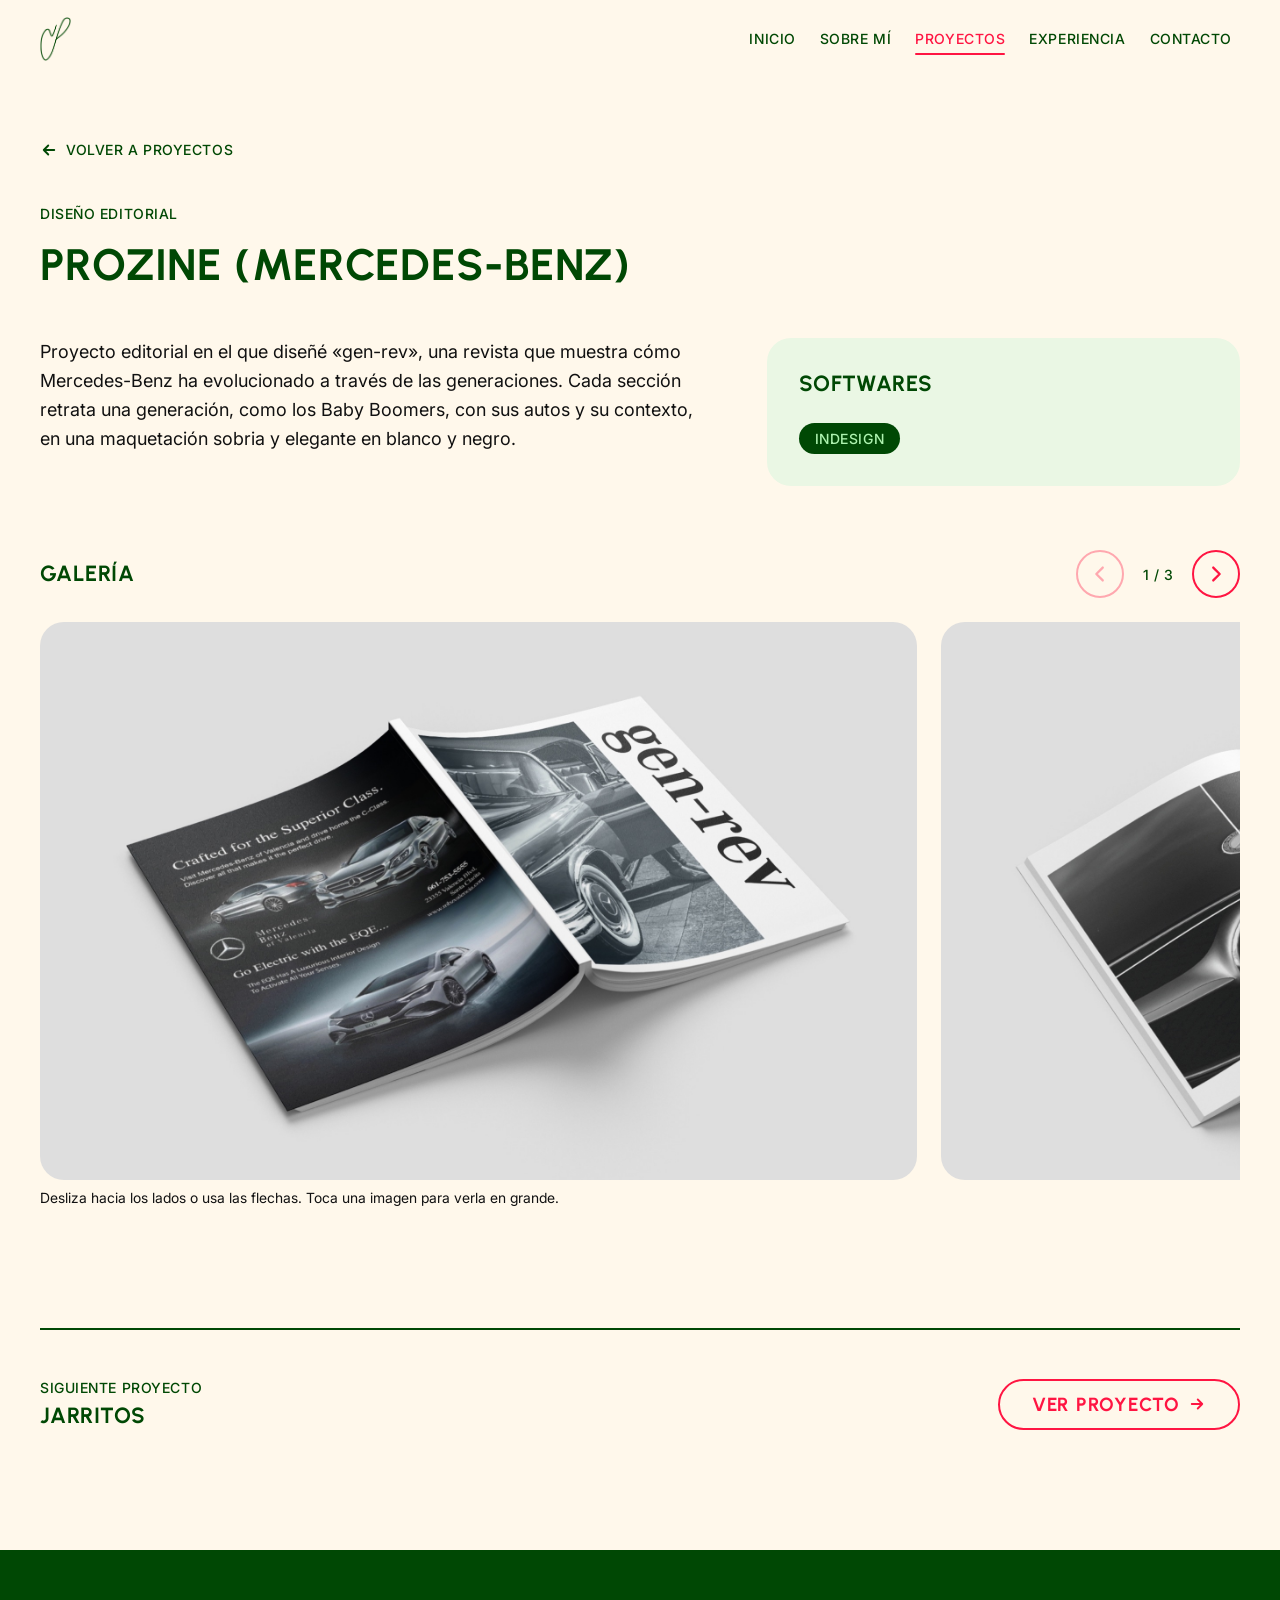
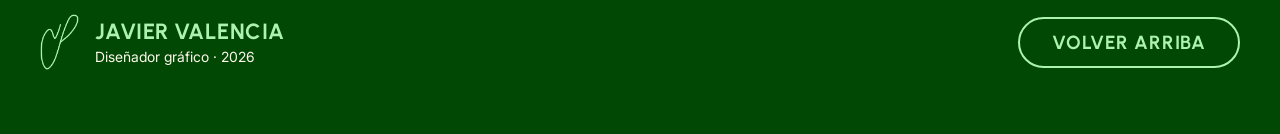
<file: proyectos/prozine.html>
<!doctype html>
<html lang="es">
<head>
  <meta charset="utf-8">
  <meta name="viewport" content="width=device-width, initial-scale=1">
  <title>Prozine · Javier Valencia</title>
  <meta name="description" content="Prozine (Mercedes-Benz). Diseño editorial. Proyecto de Javier Valencia, diseñador gráfico.">
  <meta name="theme-color" content="#FFF8EB">
  <link rel="icon" type="image/png" href="../assets/img/logo-jv-oscuro.png">
  <link rel="preload" href="../assets/fonts/Urbanist-Bold.woff2" as="font" type="font/woff2" crossorigin>
  <link rel="preload" href="../assets/fonts/Inter-Regular.woff2" as="font" type="font/woff2" crossorigin>
  <link rel="stylesheet" href="../assets/css/proyecto.css">
  <script>document.documentElement.classList.add("js");</script>
</head>
<body>
  <a class="skip-link" href="#contenido">Saltar al contenido</a>

  <header class="header">
    <div class="container header__inner">
      <a class="brand" href="../index.html#inicio" aria-label="Javier Valencia: ir al inicio">
        <img class="logo" src="../assets/img/logo-jv-oscuro.png" alt="" width="524" height="755">
      </a>
      <button class="nav-toggle" type="button" aria-expanded="false" aria-controls="nav" aria-label="Abrir menú">
        <svg class="icon-open" viewBox="0 0 24 24" fill="none" stroke="currentColor" stroke-width="2.5" stroke-linecap="round" aria-hidden="true"><path d="M4 7h16M4 12h16M4 17h16"/></svg>
        <svg class="icon-close" viewBox="0 0 24 24" fill="none" stroke="currentColor" stroke-width="2.5" stroke-linecap="round" aria-hidden="true"><path d="M6 6l12 12M18 6L6 18"/></svg>
      </button>
      <nav class="nav" id="nav" aria-label="Secciones">
        <ul class="nav__list" role="list">
          <li><a class="nav-link t-label" href="../index.html#inicio">Inicio</a></li>
          <li><a class="nav-link t-label" href="../index.html#sobre-mi">Sobre mí</a></li>
          <li><a class="nav-link t-label" href="../index.html#proyectos" aria-current="true">Proyectos</a></li>
          <li><a class="nav-link t-label" href="../index.html#experiencia">Experiencia</a></li>
          <li><a class="nav-link t-label" href="../index.html#contacto">Contacto</a></li>
        </ul>
      </nav>
    </div>
  </header>

  <main id="contenido" tabindex="-1">
    <article class="project container" aria-labelledby="project-title">
      <a class="back-link t-label" href="../index.html#proyectos"><svg viewBox="0 0 24 24" fill="none" stroke="currentColor" stroke-width="2.5" stroke-linecap="round" stroke-linejoin="round" aria-hidden="true"><path d="M19 12H5M11 6l-6 6 6 6"/></svg>Volver a proyectos</a>

      <header class="project__head reveal">
        <p class="t-label project__area">Diseño editorial</p>
        <h1 class="t-heading project__title" id="project-title" tabindex="-1">Prozine (Mercedes-Benz)</h1>
      </header>

      <div class="project__info reveal">
        <div class="project__desc">
            <p class="t-body">Proyecto editorial en el que diseñé «gen-rev», una revista que muestra cómo Mercedes-Benz ha evolucionado a través de las generaciones. Cada sección retrata una generación, como los Baby Boomers, con sus autos y su contexto, en una maquetación sobria y elegante en blanco y negro.</p>
        </div>
        <aside class="box" aria-labelledby="software-title">
          <h2 class="t-card box__title" id="software-title">Softwares</h2>
          <ul class="tags" role="list"><li class="tag t-label">InDesign</li></ul>
        </aside>
      </div>

      <section class="gallery reveal" aria-labelledby="gallery-title">
        <div class="gallery__bar">
          <h2 class="t-card gallery__title" id="gallery-title">Galería</h2>
          <div class="gallery__controls">
            <button class="btn-round" type="button" data-gallery-prev aria-label="Imagen anterior" aria-controls="gallery-track"><svg viewBox="0 0 24 24" fill="none" stroke="currentColor" stroke-width="2.5" stroke-linecap="round" stroke-linejoin="round" aria-hidden="true"><path d="M15 5l-7 7 7 7"/></svg></button>
            <span class="t-label gallery__count" aria-live="polite">1 / 3</span>
            <button class="btn-round" type="button" data-gallery-next aria-label="Imagen siguiente" aria-controls="gallery-track"><svg viewBox="0 0 24 24" fill="none" stroke="currentColor" stroke-width="2.5" stroke-linecap="round" stroke-linejoin="round" aria-hidden="true"><path d="M9 5l7 7-7 7"/></svg></button>
          </div>
        </div>
        <ul class="gallery__track" id="gallery-track" role="list" tabindex="0" aria-label="Galería de Prozine: desliza o usa las flechas">
          <li class="gallery__item">
            <button class="gallery__open" type="button" aria-label="Ampliar imagen 1 de 3: Revista gen-rev abierta, con anuncio de Mercedes-Benz en la contraportada y la portada">
              <img class="gallery__img" src="../assets/img/web/prozine/01.jpg" alt="Revista gen-rev abierta, con anuncio de Mercedes-Benz en la contraportada y la portada" width="2000" height="1272" loading="eager">
            </button>
          </li>
          <li class="gallery__item">
            <button class="gallery__open" type="button" aria-label="Ampliar imagen 2 de 3: Doble página «Kilómetro Cero» con la estrella de Mercedes-Benz en blanco y negro">
              <img class="gallery__img" src="../assets/img/web/prozine/02.jpg" alt="Doble página «Kilómetro Cero» con la estrella de Mercedes-Benz en blanco y negro" width="2000" height="1272" loading="lazy">
            </button>
          </li>
          <li class="gallery__item">
            <button class="gallery__open" type="button" aria-label="Ampliar imagen 3 de 3: Doble página «Baby Boomers» con autos clásicos de Mercedes-Benz">
              <img class="gallery__img" src="../assets/img/web/prozine/03.jpg" alt="Doble página «Baby Boomers» con autos clásicos de Mercedes-Benz" width="2000" height="1214" loading="lazy">
            </button>
          </li>
        </ul>
        <p class="t-meta gallery__hint">Desliza hacia los lados o usa las flechas. Toca una imagen para verla en grande.</p>
      </section>

      <dialog class="viewer on-dark" id="viewer" aria-label="Visor de imágenes de Prozine">
        <div class="viewer__inner">
          <div class="viewer__bar">
            <span class="t-label viewer__count" aria-live="polite"></span>
            <div class="viewer__controls">
              <button class="btn-round btn-round--dark" type="button" data-viewer-prev aria-label="Imagen anterior"><svg viewBox="0 0 24 24" fill="none" stroke="currentColor" stroke-width="2.5" stroke-linecap="round" stroke-linejoin="round" aria-hidden="true"><path d="M15 5l-7 7 7 7"/></svg></button>
              <button class="btn-round btn-round--dark" type="button" data-viewer-next aria-label="Imagen siguiente"><svg viewBox="0 0 24 24" fill="none" stroke="currentColor" stroke-width="2.5" stroke-linecap="round" stroke-linejoin="round" aria-hidden="true"><path d="M9 5l7 7-7 7"/></svg></button>
              <button class="btn-round btn-round--dark" type="button" data-viewer-close aria-label="Cerrar visor"><svg viewBox="0 0 24 24" fill="none" stroke="currentColor" stroke-width="2.5" stroke-linecap="round" aria-hidden="true"><path d="M6 6l12 12M18 6L6 18"/></svg></button>
            </div>
          </div>
          <div class="viewer__stage">
            <figure>
              <img class="viewer__img" alt="">
              <figcaption class="t-meta viewer__caption"></figcaption>
            </figure>
          </div>
        </div>
      </dialog>

      <nav class="next reveal" aria-label="Siguiente proyecto">
        <div>
          <p class="t-label next__label">Siguiente proyecto</p>
          <p class="t-card next__title">Jarritos</p>
        </div>
        <a class="btn btn--light" href="jarritos.html">Ver proyecto<span class="sr-only">: Jarritos</span><svg viewBox="0 0 24 24" fill="none" stroke="currentColor" stroke-width="2.5" stroke-linecap="round" stroke-linejoin="round" aria-hidden="true"><path d="M5 12h14M13 6l6 6-6 6"/></svg></a>
      </nav>
    </article>
  </main>

  <footer class="footer on-dark">
    <div class="container footer__inner">
      <div class="footer__brand">
        <img class="logo" src="../assets/img/logo-jv-claro.png" alt="" width="524" height="755">
        <div>
          <p class="t-card">Javier Valencia</p>
          <p class="t-meta footer__meta">Diseñador gráfico · <span id="year">2026</span></p>
        </div>
      </div>
      <a class="btn btn--dark" href="#contenido" data-back-to-top>Volver arriba</a>
    </div>
  </footer>

  <script src="../assets/js/proyecto.js" defer></script>
</body>
</html>
</file>
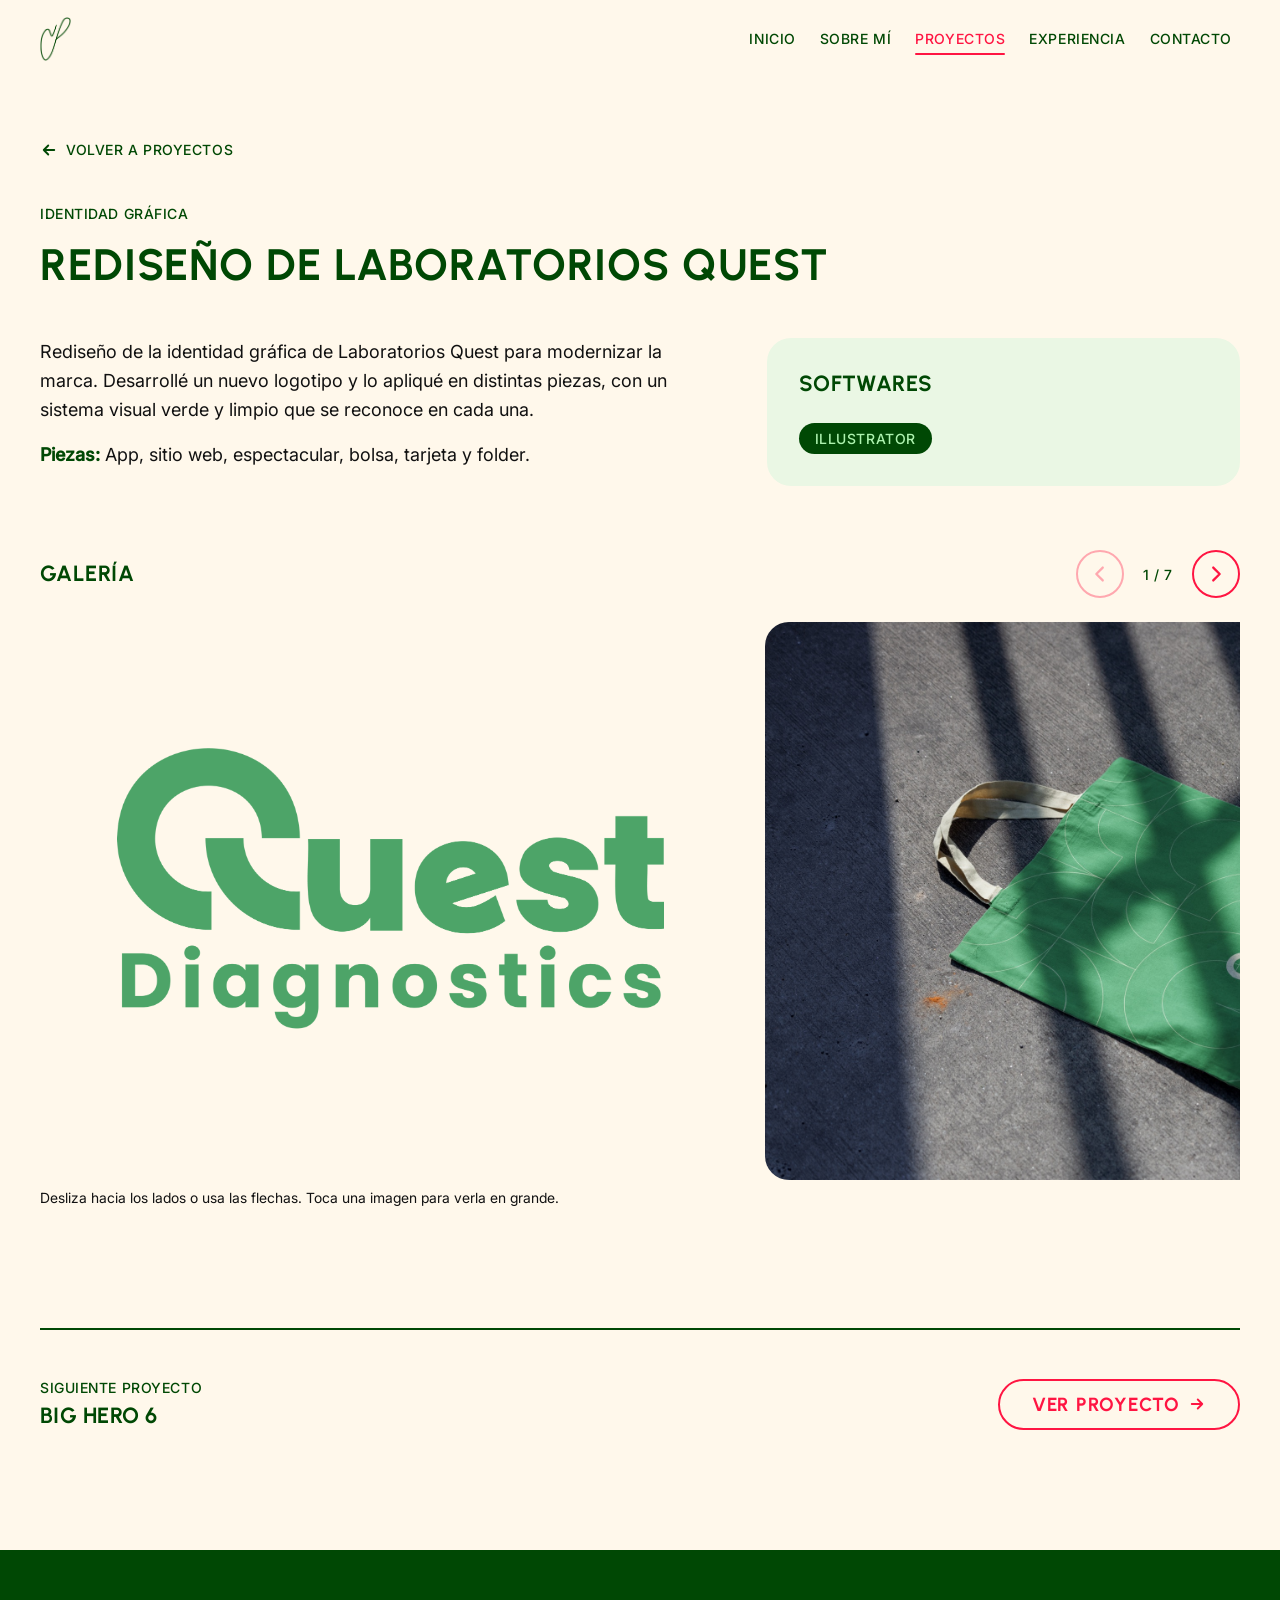
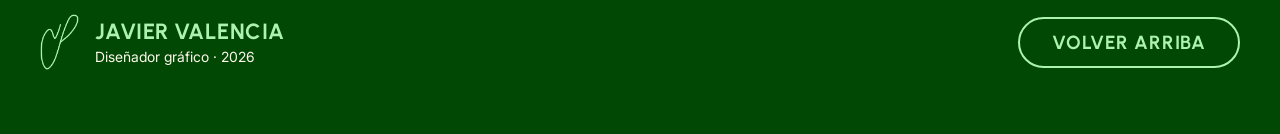
<file: proyectos/quest.html>
<!doctype html>
<html lang="es">
<head>
  <meta charset="utf-8">
  <meta name="viewport" content="width=device-width, initial-scale=1">
  <title>Quest · Javier Valencia</title>
  <meta name="description" content="Rediseño de Laboratorios Quest. Identidad gráfica. Proyecto de Javier Valencia, diseñador gráfico.">
  <meta name="theme-color" content="#FFF8EB">
  <link rel="icon" type="image/png" href="../assets/img/logo-jv-oscuro.png">
  <link rel="preload" href="../assets/fonts/Urbanist-Bold.woff2" as="font" type="font/woff2" crossorigin>
  <link rel="preload" href="../assets/fonts/Inter-Regular.woff2" as="font" type="font/woff2" crossorigin>
  <link rel="stylesheet" href="../assets/css/proyecto.css">
  <script>document.documentElement.classList.add("js");</script>
</head>
<body>
  <a class="skip-link" href="#contenido">Saltar al contenido</a>

  <header class="header">
    <div class="container header__inner">
      <a class="brand" href="../index.html#inicio" aria-label="Javier Valencia: ir al inicio">
        <img class="logo" src="../assets/img/logo-jv-oscuro.png" alt="" width="524" height="755">
      </a>
      <button class="nav-toggle" type="button" aria-expanded="false" aria-controls="nav" aria-label="Abrir menú">
        <svg class="icon-open" viewBox="0 0 24 24" fill="none" stroke="currentColor" stroke-width="2.5" stroke-linecap="round" aria-hidden="true"><path d="M4 7h16M4 12h16M4 17h16"/></svg>
        <svg class="icon-close" viewBox="0 0 24 24" fill="none" stroke="currentColor" stroke-width="2.5" stroke-linecap="round" aria-hidden="true"><path d="M6 6l12 12M18 6L6 18"/></svg>
      </button>
      <nav class="nav" id="nav" aria-label="Secciones">
        <ul class="nav__list" role="list">
          <li><a class="nav-link t-label" href="../index.html#inicio">Inicio</a></li>
          <li><a class="nav-link t-label" href="../index.html#sobre-mi">Sobre mí</a></li>
          <li><a class="nav-link t-label" href="../index.html#proyectos" aria-current="true">Proyectos</a></li>
          <li><a class="nav-link t-label" href="../index.html#experiencia">Experiencia</a></li>
          <li><a class="nav-link t-label" href="../index.html#contacto">Contacto</a></li>
        </ul>
      </nav>
    </div>
  </header>

  <main id="contenido" tabindex="-1">
    <article class="project container" aria-labelledby="project-title">
      <a class="back-link t-label" href="../index.html#proyectos"><svg viewBox="0 0 24 24" fill="none" stroke="currentColor" stroke-width="2.5" stroke-linecap="round" stroke-linejoin="round" aria-hidden="true"><path d="M19 12H5M11 6l-6 6 6 6"/></svg>Volver a proyectos</a>

      <header class="project__head reveal">
        <p class="t-label project__area">Identidad gráfica</p>
        <h1 class="t-heading project__title" id="project-title" tabindex="-1">Rediseño de Laboratorios Quest</h1>
      </header>

      <div class="project__info reveal">
        <div class="project__desc">
            <p class="t-body">Rediseño de la identidad gráfica de Laboratorios Quest para modernizar la marca. Desarrollé un nuevo logotipo y lo apliqué en distintas piezas, con un sistema visual verde y limpio que se reconoce en cada una.</p>
            <p class="t-body"><strong class="pending">Piezas:</strong> App, sitio web, espectacular, bolsa, tarjeta y folder.</p>
        </div>
        <aside class="box" aria-labelledby="software-title">
          <h2 class="t-card box__title" id="software-title">Softwares</h2>
          <ul class="tags" role="list"><li class="tag t-label">Illustrator</li></ul>
        </aside>
      </div>

      <section class="gallery reveal" aria-labelledby="gallery-title">
        <div class="gallery__bar">
          <h2 class="t-card gallery__title" id="gallery-title">Galería</h2>
          <div class="gallery__controls">
            <button class="btn-round" type="button" data-gallery-prev aria-label="Imagen anterior" aria-controls="gallery-track"><svg viewBox="0 0 24 24" fill="none" stroke="currentColor" stroke-width="2.5" stroke-linecap="round" stroke-linejoin="round" aria-hidden="true"><path d="M15 5l-7 7 7 7"/></svg></button>
            <span class="t-label gallery__count" aria-live="polite">1 / 7</span>
            <button class="btn-round" type="button" data-gallery-next aria-label="Imagen siguiente" aria-controls="gallery-track"><svg viewBox="0 0 24 24" fill="none" stroke="currentColor" stroke-width="2.5" stroke-linecap="round" stroke-linejoin="round" aria-hidden="true"><path d="M9 5l7 7-7 7"/></svg></button>
          </div>
        </div>
        <ul class="gallery__track" id="gallery-track" role="list" tabindex="0" aria-label="Galería de Quest: desliza o usa las flechas">
          <li class="gallery__item">
            <button class="gallery__open" type="button" aria-label="Ampliar imagen 1 de 7: Nuevo logotipo de Quest Diagnostics">
              <img class="gallery__img gallery__img--logo" src="../assets/img/web/quest/01.png" alt="Nuevo logotipo de Quest Diagnostics" width="1600" height="895" loading="eager">
            </button>
          </li>
          <li class="gallery__item">
            <button class="gallery__open" type="button" aria-label="Ampliar imagen 2 de 7: Bolsa de tela verde con el logotipo de Quest">
              <img class="gallery__img" src="../assets/img/web/quest/02.jpg" alt="Bolsa de tela verde con el logotipo de Quest" width="2000" height="1333" loading="lazy">
            </button>
          </li>
          <li class="gallery__item">
            <button class="gallery__open" type="button" aria-label="Ampliar imagen 3 de 7: Espectacular de Quest con una doctora atendiendo a una paciente">
              <img class="gallery__img" src="../assets/img/web/quest/03.jpg" alt="Espectacular de Quest con una doctora atendiendo a una paciente" width="2000" height="1500" loading="lazy">
            </button>
          </li>
          <li class="gallery__item">
            <button class="gallery__open" type="button" aria-label="Ampliar imagen 4 de 7: Tarjeta de identificación de Quest en un portagafete verde">
              <img class="gallery__img" src="../assets/img/web/quest/04.jpg" alt="Tarjeta de identificación de Quest en un portagafete verde" width="2000" height="1500" loading="lazy">
            </button>
          </li>
          <li class="gallery__item">
            <button class="gallery__open" type="button" aria-label="Ampliar imagen 5 de 7: Folder de Quest con un patrón de su símbolo">
              <img class="gallery__img" src="../assets/img/web/quest/05.jpg" alt="Folder de Quest con un patrón de su símbolo" width="2000" height="1555" loading="lazy">
            </button>
          </li>
          <li class="gallery__item">
            <button class="gallery__open" type="button" aria-label="Ampliar imagen 6 de 7: Sitio web de Quest en una laptop">
              <img class="gallery__img" src="../assets/img/web/quest/06.jpg" alt="Sitio web de Quest en una laptop" width="2000" height="1333" loading="lazy">
            </button>
          </li>
          <li class="gallery__item">
            <button class="gallery__open" type="button" aria-label="Ampliar imagen 7 de 7: Ícono de la app de Quest en la pantalla de un celular">
              <img class="gallery__img" src="../assets/img/web/quest/07.jpg" alt="Ícono de la app de Quest en la pantalla de un celular" width="2000" height="1320" loading="lazy">
            </button>
          </li>
        </ul>
        <p class="t-meta gallery__hint">Desliza hacia los lados o usa las flechas. Toca una imagen para verla en grande.</p>
      </section>

      <dialog class="viewer on-dark" id="viewer" aria-label="Visor de imágenes de Quest">
        <div class="viewer__inner">
          <div class="viewer__bar">
            <span class="t-label viewer__count" aria-live="polite"></span>
            <div class="viewer__controls">
              <button class="btn-round btn-round--dark" type="button" data-viewer-prev aria-label="Imagen anterior"><svg viewBox="0 0 24 24" fill="none" stroke="currentColor" stroke-width="2.5" stroke-linecap="round" stroke-linejoin="round" aria-hidden="true"><path d="M15 5l-7 7 7 7"/></svg></button>
              <button class="btn-round btn-round--dark" type="button" data-viewer-next aria-label="Imagen siguiente"><svg viewBox="0 0 24 24" fill="none" stroke="currentColor" stroke-width="2.5" stroke-linecap="round" stroke-linejoin="round" aria-hidden="true"><path d="M9 5l7 7-7 7"/></svg></button>
              <button class="btn-round btn-round--dark" type="button" data-viewer-close aria-label="Cerrar visor"><svg viewBox="0 0 24 24" fill="none" stroke="currentColor" stroke-width="2.5" stroke-linecap="round" aria-hidden="true"><path d="M6 6l12 12M18 6L6 18"/></svg></button>
            </div>
          </div>
          <div class="viewer__stage">
            <figure>
              <img class="viewer__img" alt="">
              <figcaption class="t-meta viewer__caption"></figcaption>
            </figure>
          </div>
        </div>
      </dialog>

      <nav class="next reveal" aria-label="Siguiente proyecto">
        <div>
          <p class="t-label next__label">Siguiente proyecto</p>
          <p class="t-card next__title">Big Hero 6</p>
        </div>
        <a class="btn btn--light" href="big-hero-6.html">Ver proyecto<span class="sr-only">: Big Hero 6</span><svg viewBox="0 0 24 24" fill="none" stroke="currentColor" stroke-width="2.5" stroke-linecap="round" stroke-linejoin="round" aria-hidden="true"><path d="M5 12h14M13 6l6 6-6 6"/></svg></a>
      </nav>
    </article>
  </main>

  <footer class="footer on-dark">
    <div class="container footer__inner">
      <div class="footer__brand">
        <img class="logo" src="../assets/img/logo-jv-claro.png" alt="" width="524" height="755">
        <div>
          <p class="t-card">Javier Valencia</p>
          <p class="t-meta footer__meta">Diseñador gráfico · <span id="year">2026</span></p>
        </div>
      </div>
      <a class="btn btn--dark" href="#contenido" data-back-to-top>Volver arriba</a>
    </div>
  </footer>

  <script src="../assets/js/proyecto.js" defer></script>
</body>
</html>
</file>
<file: assets/css/proyecto.css>
/* ==============================================================
   Páginas de proyecto · jv
   Tokens derivados de DESIGN.md (misma fuente que index.html)
   ============================================================== */

/* ---------- Tipografías ---------- */
@font-face { font-family: "Urbanist"; src: url("../fonts/Urbanist-Light.woff2") format("woff2"); font-weight: 300; font-display: swap; }
@font-face { font-family: "Urbanist"; src: url("../fonts/Urbanist-Bold.woff2") format("woff2"); font-weight: 700; font-display: swap; }
@font-face { font-family: "Inter"; src: url("../fonts/Inter-Regular.woff2") format("woff2"); font-weight: 400; font-display: swap; }
@font-face { font-family: "Inter"; src: url("../fonts/Inter-Medium.woff2") format("woff2"); font-weight: 500; font-display: swap; }

/* ---------- Tokens ---------- */
:root {
  --color-primary: #004804;
  --color-on-primary: #FFF8EB;
  --color-secondary: #ADF3AF;
  --color-on-secondary: #004804;
  --color-tertiary: #FF1542;
  --color-on-tertiary: #FFF8EB;
  --color-neutral: #FFF8EB;
  --color-surface: var(--color-neutral);
  --color-on-surface: #111111;
  --color-surface-inverse: var(--color-primary);
  --color-on-surface-inverse: var(--color-on-primary);
  --color-surface-soft: #EAF7E4;
  --color-surface-inverse-soft: #0E6012;

  --font-display: "Urbanist", system-ui, sans-serif;
  --font-body: "Inter", system-ui, sans-serif;

  --space-xs: 8px;
  --space-sm: 16px;
  --space-md: 24px;
  --space-lg: 32px;
  --space-xl: 48px;
  --space-2xl: 64px;
  --space-button-y: 14px;
  --space-button-x: 32px;
  --space-section: 120px;
  --space-section-tablet: 96px;
  --space-section-mobile: 64px;
  --space-container: 1200px;
  --space-gutter: 24px;
  --space-header-height: 80px;
  --space-touch-target: 44px;
  --space-divider: 2px;

  --rounded-sm: 16px;
  --rounded-md: 24px;
  --rounded-full: 9999px;

  --ease: ease-out;
  --duration: 0.3s;

  --section-pad: var(--space-section-mobile);
}
@media (min-width: 768px)  { :root { --section-pad: var(--space-section-tablet); } }
@media (min-width: 1024px) { :root { --section-pad: var(--space-section); } }

/* ---------- Base ---------- */
*, *::before, *::after { box-sizing: border-box; }
html { scroll-behavior: smooth; scroll-padding-top: var(--space-header-height); -webkit-text-size-adjust: 100%; }
body { margin: 0; background: var(--color-surface); color: var(--color-on-surface); font: 400 16px/1.6 var(--font-body); -webkit-font-smoothing: antialiased; overflow-x: hidden; }
@media (min-width: 768px) { body { font-size: 18px; } }
img { max-width: 100%; display: block; }
h1, h2, h3, p, ul, ol, figure, dl, dd { margin: 0; }
ul[role="list"], ol[role="list"] { list-style: none; padding: 0; }
a { color: inherit; }
button { font: inherit; color: inherit; }
[hidden] { display: none !important; }

:focus-visible { outline: 3px solid var(--color-primary); outline-offset: 3px; border-radius: var(--rounded-sm); }
.on-dark :focus-visible { outline-color: var(--color-secondary); }

.sr-only { position: absolute; width: 1px; height: 1px; padding: 0; margin: -1px; overflow: hidden; clip: rect(0 0 0 0); white-space: nowrap; border: 0; }
.skip-link {
  position: absolute; left: var(--space-gutter); top: -100px; z-index: 100;
  background: var(--color-primary); color: var(--color-secondary);
  padding: var(--space-button-y) var(--space-button-x); border-radius: var(--rounded-full);
  font: 700 16px/1 var(--font-display); letter-spacing: 0.04em; text-transform: uppercase; text-decoration: none;
}
.skip-link:focus { top: var(--space-sm); }
.container { width: 100%; max-width: calc(var(--space-container) + 2 * var(--space-gutter)); margin-inline: auto; padding-inline: var(--space-gutter); }

/* ---------- Escala tipográfica ---------- */
.t-heading { font: 700 32px/1.15 var(--font-display); letter-spacing: 0.02em; text-transform: uppercase; }
.t-sub     { font: 300 28px/1.3 var(--font-display); }
.t-card    { font: 700 22px/1.3 var(--font-display); letter-spacing: 0.02em; text-transform: uppercase; }
.t-body    { font: 400 16px/1.6 var(--font-body); }
.t-label   { font: 500 14px/1.4 var(--font-body); letter-spacing: 0.04em; text-transform: uppercase; }
.t-meta    { font: 400 14px/1.4 var(--font-body); }
@media (min-width: 768px) {
  .t-heading { font-size: 44px; }
  .t-body    { font-size: 18px; }
}

/* ---------- Botones ---------- */
.btn {
  display: inline-flex; align-items: center; justify-content: center; gap: var(--space-xs);
  min-height: var(--space-touch-target); padding: var(--space-button-y) var(--space-button-x);
  border: var(--space-divider) solid currentColor; border-radius: var(--rounded-full); background: transparent;
  font: 700 19px/1 var(--font-display); letter-spacing: 0.04em; text-transform: uppercase; text-decoration: none; cursor: pointer;
  transition: background-color var(--duration) var(--ease), color var(--duration) var(--ease), border-color var(--duration) var(--ease);
}
.btn svg { width: 18px; height: 18px; flex: none; }
.btn--light { color: var(--color-tertiary); border-color: var(--color-tertiary); }
.btn--light:hover { background: var(--color-tertiary); color: var(--color-on-tertiary); }
.btn--dark { color: var(--color-secondary); border-color: var(--color-secondary); }
.btn--dark:hover { background: var(--color-secondary); color: var(--color-on-secondary); }

/* Botón circular de galería (gallery-arrow): mismo trato que button-light */
.btn-round {
  width: 48px; height: 48px; flex: none; display: grid; place-items: center; padding: 0; cursor: pointer;
  border: var(--space-divider) solid var(--color-tertiary); border-radius: var(--rounded-full);
  background: transparent; color: var(--color-tertiary);
  transition: background-color var(--duration) var(--ease), color var(--duration) var(--ease), opacity var(--duration) var(--ease);
}
.btn-round:hover { background: var(--color-tertiary); color: var(--color-on-tertiary); }
.btn-round:disabled { opacity: 0.35; cursor: default; background: transparent; color: var(--color-tertiary); }
.btn-round svg { width: 22px; height: 22px; }
.btn-round--dark { border-color: var(--color-secondary); color: var(--color-secondary); }
.btn-round--dark:hover { background: var(--color-secondary); color: var(--color-on-secondary); }
.btn-round--dark:disabled { background: transparent; color: var(--color-secondary); }

/* ---------- Logo ---------- */
.logo { display: block; height: 48px; width: auto; aspect-ratio: 524 / 755; }

/* ---------- Header (sin hero: empieza en hueso) ---------- */
.header {
  position: sticky; top: 0; z-index: 50; height: var(--space-header-height);
  background: var(--color-surface); color: var(--color-primary);
  border-bottom: var(--space-divider) solid transparent;
  transition: border-color var(--duration) var(--ease);
}
.header.is-scrolled { border-bottom-color: var(--color-surface-soft); }
.header__inner { height: 100%; display: flex; align-items: center; justify-content: space-between; gap: var(--space-md); }
.brand { display: inline-flex; align-items: center; min-height: var(--space-touch-target); text-decoration: none; }
.brand .logo { height: 44px; }
.nav__list { display: flex; gap: var(--space-xs); }
.nav-link {
  position: relative; display: inline-flex; align-items: center; min-height: var(--space-touch-target);
  padding: var(--space-xs); color: var(--color-primary); text-decoration: none; transition: color var(--duration) var(--ease);
}
.nav-link::after {
  content: ""; position: absolute; left: var(--space-xs); right: var(--space-xs); bottom: 6px;
  height: var(--space-divider); border-radius: var(--rounded-full); background: var(--color-tertiary);
  transform: scaleX(0); transition: transform var(--duration) var(--ease);
}
.nav-link:hover, .nav-link[aria-current] { color: var(--color-tertiary); }
.nav-link[aria-current]::after { transform: scaleX(1); }
.nav-toggle {
  display: none; place-items: center; width: var(--space-touch-target); height: var(--space-touch-target);
  border: var(--space-divider) solid var(--color-tertiary); border-radius: var(--rounded-full);
  background: transparent; color: var(--color-tertiary); cursor: pointer;
  transition: background-color var(--duration) var(--ease), color var(--duration) var(--ease);
}
.nav-toggle:hover { background: var(--color-tertiary); color: var(--color-on-tertiary); }
.nav-toggle svg { width: 20px; height: 20px; }
.nav-toggle .icon-close { display: none; }
.nav-toggle[aria-expanded="true"] .icon-open { display: none; }
.nav-toggle[aria-expanded="true"] .icon-close { display: block; }
@media (max-width: 1023px) {
  .js .nav-toggle { display: grid; }
  .js .nav {
    position: fixed; inset: var(--space-header-height) 0 auto 0;
    background: var(--color-surface); padding: var(--space-sm) var(--space-gutter) var(--space-lg);
    border-bottom: var(--space-divider) solid var(--color-surface-soft);
    visibility: hidden; opacity: 0; transform: translateY(-8px);
    transition: opacity var(--duration) var(--ease), transform var(--duration) var(--ease), visibility 0s linear var(--duration);
  }
  .js .nav.is-open { visibility: visible; opacity: 1; transform: none; transition-delay: 0s; }
  .js .nav__list { flex-direction: column; gap: 0; }
  .nav { overflow-x: auto; }
}

/* ---------- Encabezado del proyecto ---------- */
.project { padding-block: var(--space-xl) var(--section-pad); }
.back-link {
  display: inline-flex; align-items: center; gap: var(--space-xs); min-height: var(--space-touch-target);
  color: var(--color-primary); text-decoration: none; transition: color var(--duration) var(--ease);
}
.back-link svg { width: 18px; height: 18px; transition: transform var(--duration) var(--ease); }
.back-link:hover { color: var(--color-tertiary); }
.back-link:hover svg { transform: translateX(-4px); }

.project__head { display: grid; gap: var(--space-sm); margin-top: var(--space-lg); max-width: 900px; }
.project__title { color: var(--color-primary); }
.project__area { color: var(--color-primary); }
.tag { display: inline-flex; align-items: center; align-self: flex-start; justify-self: start; padding: 6px var(--space-sm); border-radius: var(--rounded-full); background: var(--color-primary); color: var(--color-secondary); }

.project__info { display: grid; gap: var(--space-lg); margin-top: var(--space-xl); }
@media (min-width: 1024px) { .project__info { grid-template-columns: 7fr 5fr; gap: var(--space-2xl); align-items: start; } }
.project__desc { display: grid; gap: var(--space-sm); max-width: 720px; }
.pending { color: var(--color-primary); font-style: normal; }

.box { background: var(--color-surface-soft); color: var(--color-on-surface); border-radius: var(--rounded-md); padding: var(--space-lg); display: grid; gap: var(--space-md); }
.box__title { color: var(--color-primary); }
.tags { display: flex; flex-wrap: wrap; gap: var(--space-xs); }

/* ---------- Galería (gallery) ---------- */
.gallery { margin-top: var(--space-2xl); }
.gallery__bar { display: flex; align-items: center; justify-content: space-between; gap: var(--space-md); margin-bottom: var(--space-md); }
.gallery__title { color: var(--color-primary); }
.gallery__controls { display: flex; align-items: center; gap: var(--space-sm); }
.gallery__count { color: var(--color-primary); min-width: 4ch; text-align: center; }
.gallery__track {
  display: flex; gap: var(--space-md); overflow-x: auto; overscroll-behavior-x: contain;
  scroll-snap-type: x mandatory;
  padding: 4px 4px var(--space-md);
  scrollbar-width: thin; scrollbar-color: var(--color-primary) var(--color-surface-soft);
}
.gallery__track::-webkit-scrollbar { height: 8px; }
.gallery__track::-webkit-scrollbar-track { background: var(--color-surface-soft); border-radius: var(--rounded-full); }
.gallery__track::-webkit-scrollbar-thumb { background: var(--color-primary); border-radius: var(--rounded-full); }
.gallery__track:focus-visible { outline-offset: -3px; border-radius: var(--rounded-md); }
.gallery__item { flex: none; scroll-snap-align: start; }
.gallery__open {
  display: block; padding: 0; border: 0; background: transparent; cursor: zoom-in;
  border-radius: var(--rounded-md); overflow: hidden;
}
.gallery__open:focus-visible { border-radius: var(--rounded-md); }
.gallery__img {
  height: clamp(280px, 62vh, 620px); width: auto; max-width: calc(100vw - 2 * var(--space-gutter));
  object-fit: contain; transition: transform var(--duration) var(--ease);
}
.gallery__open:hover .gallery__img { transform: scale(1.02); }
/* Logotipos: aire alrededor para que no se vean más grandes que las demás piezas */
.gallery__img--logo { padding: clamp(48px, 14vh, 140px) clamp(24px, 6vw, 96px); }
.gallery__hint { color: var(--color-on-surface); margin-top: var(--space-xs); }

/* Imagen única (sin galería): marco como en las tarjetas */
.feature { margin-top: var(--space-2xl); border: var(--space-divider) solid var(--color-primary); border-radius: var(--rounded-md); padding: var(--space-xl); display: grid; place-items: center; }
.feature img { max-height: 220px; width: auto; }

/* ---------- Visor de imagen (image-viewer) ---------- */
.viewer {
  width: 100vw; height: 100vh; height: 100dvh; max-width: none; max-height: none; margin: 0; padding: 0; border: 0;
  background: var(--color-surface-inverse); color: var(--color-on-surface-inverse);
}
.viewer::backdrop { background: var(--color-surface-inverse); }
.viewer__inner { height: 100%; display: grid; grid-template-rows: auto 1fr; }
.viewer__bar { display: flex; align-items: center; justify-content: space-between; gap: var(--space-sm); padding: var(--space-sm) var(--space-gutter); }
.viewer__count { color: var(--color-secondary); }
.viewer__controls { display: flex; gap: var(--space-sm); }
.viewer__stage { overflow: auto; display: grid; place-items: start center; padding: 0 var(--space-gutter) var(--space-lg); }
.viewer__img { max-width: min(100%, 1600px); height: auto; border-radius: var(--rounded-md); margin-inline: auto; }
.viewer__caption { color: var(--color-on-primary); text-align: center; max-width: 720px; margin: var(--space-sm) auto 0; }

/* ---------- Siguiente proyecto ---------- */
.next { margin-top: var(--section-pad); padding-top: var(--space-xl); border-top: var(--space-divider) solid var(--color-primary); display: flex; flex-wrap: wrap; align-items: center; justify-content: space-between; gap: var(--space-md); }
.next__label { color: var(--color-primary); }
.next__title { color: var(--color-primary); margin-top: 4px; }

/* ---------- Pie de página ---------- */
.footer { background: var(--color-surface-inverse); color: var(--color-secondary); padding-block: var(--space-2xl); }
.footer__inner { display: flex; flex-wrap: wrap; gap: var(--space-md); align-items: center; justify-content: space-between; }
.footer__brand { display: flex; align-items: center; gap: var(--space-sm); }
.footer__brand .logo { height: 56px; }
.footer__meta { color: var(--color-on-primary); }

/* ---------- Aparición al hacer scroll ---------- */
.js .reveal { opacity: 0; transform: translateY(16px); transition: opacity 0.6s var(--ease), transform 0.6s var(--ease); }
.js .reveal.is-in { opacity: 1; transform: none; }

@media (prefers-reduced-motion: reduce) {
  html { scroll-behavior: auto; }
  *, *::before, *::after { transition-duration: 0.01ms !important; animation-duration: 0.01ms !important; }
  .js .reveal { opacity: 1; transform: none; }
}
</file>
